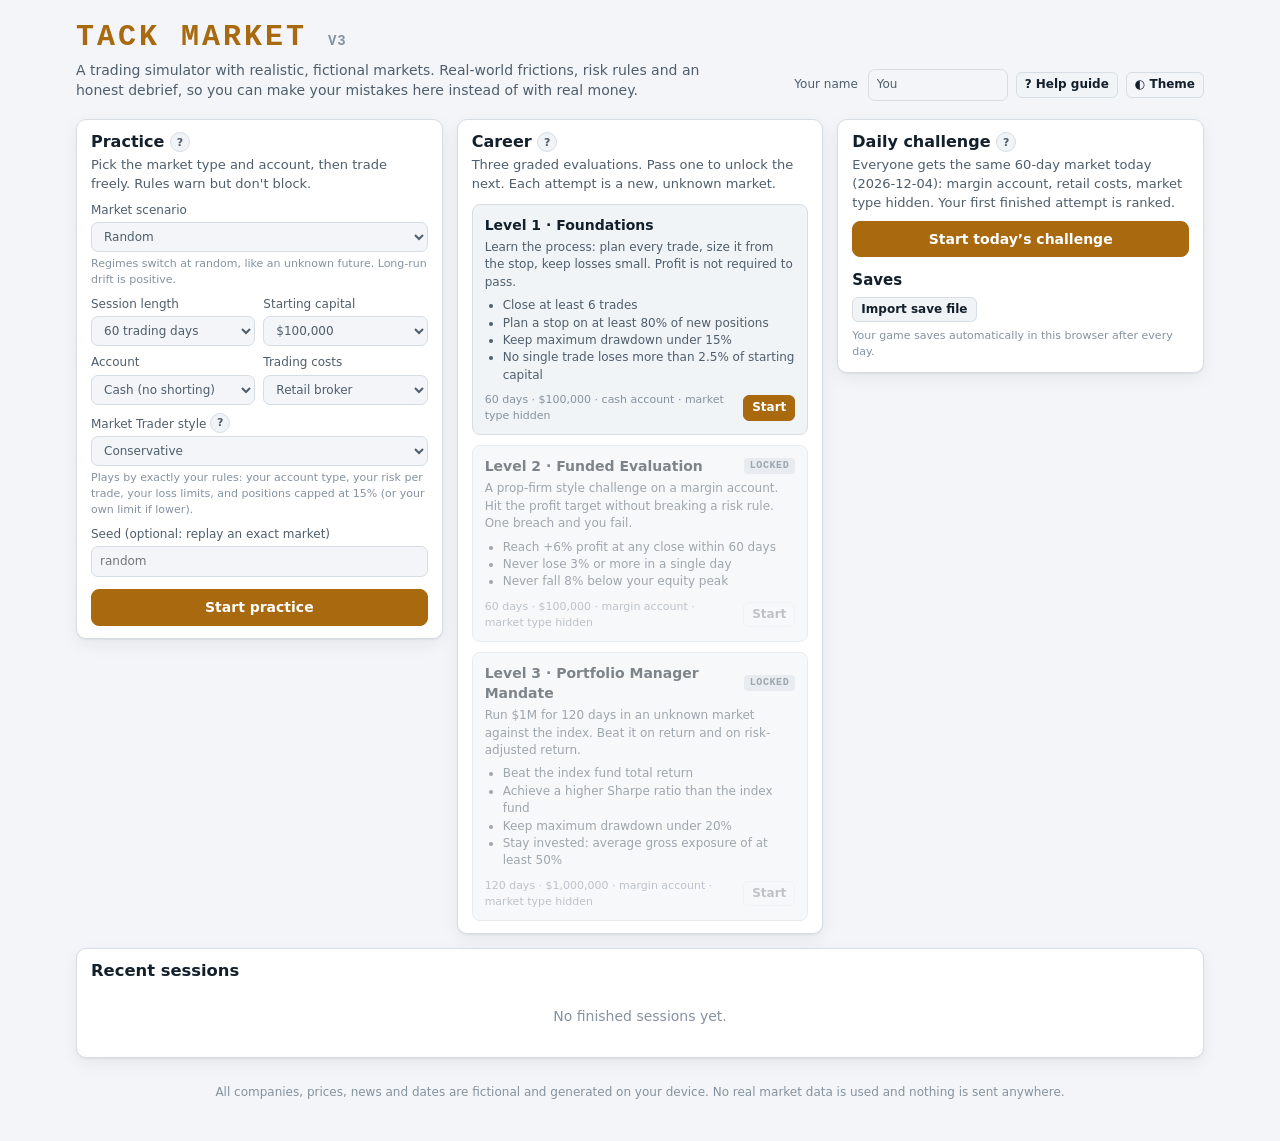
<file: index.html>
<!doctype html>
<html lang="en">
<head>
<meta charset="utf-8">
<meta name="viewport" content="width=device-width, initial-scale=1, viewport-fit=cover">
<meta name="theme-color" content="#0b0f14">
<title>Tack Market V3</title>
<meta name="description" content="A standalone stock-trading simulator with realistic, fictional market data. Practise trading without risking real money.">
<style>
:root {
  --bg: #0b0f14; --panel: #111821; --panel2: #17212c; --border: #243241; --text: #e6edf3; --muted: #9aa7b4; --faint: #66737f;
  --accent: #f2b544; --accent-ink: #1a1200; --info-ink: #04121d; --up: #2fbf71; --down: #ef5350; --info: #5aa9e6; --warn: #f2b544; --grid: #1c2733;
  --s-index: #5aa9e6; --s-equal: #a08cf5; --s-momentum: #e46aa4; --s-value: #34b9a8; --s-rules: #a9b25c; --s-trader: #ff8a4c; --sma20: #c9a23a; --sma50: #8f7cf0;
  --reg-bull: #1f6f47; --reg-chop: #4a5561; --reg-bear: #8a3b3b; --reg-crash: #c62828; --reg-recovery: #2b7f91;
  --shadow: 0 1px 0 rgba(255,255,255,.02), 0 8px 24px rgba(0,0,0,.25);
  --mono: ui-monospace, SFMono-Regular, Menlo, Consolas, "Liberation Mono", monospace;
  --sans: system-ui, -apple-system, "Segoe UI", Roboto, "Helvetica Neue", Arial, sans-serif;
  color-scheme: dark;
}
@media (prefers-color-scheme: light) {
  :root:not([data-theme="dark"]) {
    --bg: #f3f5f8; --panel: #ffffff; --panel2: #f1f4f7; --border: #d6dde5; --text: #13202c; --muted: #4f5e6c; --faint: #85929f;
    --accent: #a8690f; --accent-ink: #ffffff; --info-ink: #ffffff; --up: #137a45; --down: #c62828; --info: #1f6fb2; --warn: #a8690f; --grid: #e7ecf1;
    --s-index: #1f6fb2; --s-equal: #6a52d6; --s-momentum: #c23a7a; --s-value: #13867a; --s-rules: #6f7a1e; --s-trader: #c2501a; --sma20: #a8690f; --sma50: #6a52d6;
    --reg-bull: #b9e3c9; --reg-chop: #d5dbe1; --reg-bear: #f1c4c4; --reg-crash: #e57373; --reg-recovery: #b5dde6;
    --shadow: 0 1px 2px rgba(16,24,40,.06), 0 6px 18px rgba(16,24,40,.06);
    color-scheme: light;
  }
}
:root[data-theme="light"] {
  --bg: #f3f5f8; --panel: #ffffff; --panel2: #f1f4f7; --border: #d6dde5; --text: #13202c; --muted: #4f5e6c; --faint: #85929f;
  --accent: #a8690f; --accent-ink: #ffffff; --info-ink: #ffffff; --up: #137a45; --down: #c62828; --info: #1f6fb2; --warn: #a8690f; --grid: #e7ecf1;
  --s-index: #1f6fb2; --s-equal: #6a52d6; --s-momentum: #c23a7a; --s-value: #13867a; --s-rules: #6f7a1e; --s-trader: #c2501a; --sma20: #a8690f; --sma50: #6a52d6;
  --reg-bull: #b9e3c9; --reg-chop: #d5dbe1; --reg-bear: #f1c4c4; --reg-crash: #e57373; --reg-recovery: #b5dde6;
  --shadow: 0 1px 2px rgba(16,24,40,.06), 0 6px 18px rgba(16,24,40,.06);
  color-scheme: light;
}
* { box-sizing: border-box; }
html, body { margin: 0; background: var(--bg); color: var(--text); font: 14px/1.45 var(--sans); -webkit-text-size-adjust: 100%; }
button, input, select, textarea { font: inherit; color: inherit; }
a { color: var(--info); }
.mono, .num { font-family: var(--mono); font-variant-numeric: tabular-nums; }
.num { text-align: right; white-space: nowrap; }
.up { color: var(--up); } .down { color: var(--down); } .muted { color: var(--muted); } .faint { color: var(--faint); }
.small { font-size: 12px; } .tiny { font-size: 11px; }
h1, h2, h3, h4 { margin: 0; line-height: 1.2; }
p { margin: 0 0 8px; }

.panel { background: var(--panel); border: 1px solid var(--border); border-radius: 10px; box-shadow: var(--shadow); min-width: 0; }
.pad { padding: 12px 14px; }
.label { font-size: 11px; text-transform: uppercase; letter-spacing: .08em; color: var(--faint); font-weight: 600; }
.chip { display: inline-flex; align-items: center; gap: 6px; padding: 2px 8px; border: 1px solid var(--border); border-radius: 999px; font-size: 12px; color: var(--muted); background: var(--panel2); white-space: nowrap; }
.dot { width: 8px; height: 8px; border-radius: 50%; display: inline-block; flex: 0 0 8px; }
.tag { display: inline-block; padding: 0 5px; border-radius: 4px; font: 600 10px/16px var(--mono); border: 1px solid var(--border); color: var(--muted); }
.tag.e { color: var(--warn); border-color: var(--warn); } .tag.d { color: var(--info); border-color: var(--info); }
.tag.l { color: var(--up); border-color: var(--up); } .tag.s { color: var(--down); border-color: var(--down); }

.btn { display: inline-flex; align-items: center; justify-content: center; gap: 6px; padding: 7px 12px; border-radius: 8px; border: 1px solid var(--border); background: var(--panel2); cursor: pointer; font-weight: 600; white-space: nowrap; }
.btn:hover { border-color: var(--muted); }
.btn:disabled { opacity: .45; cursor: not-allowed; }
.btn.primary { background: var(--accent); color: var(--accent-ink); border-color: var(--accent); }
.btn.primary:hover { filter: brightness(1.08); }
.btn.exitbtn { color: var(--down); border-color: var(--down); background: transparent; }
.btn.exitbtn:hover { background: var(--down); color: #fff; }
.btn.blue { background: var(--info); color: var(--info-ink); border-color: var(--info); }
.btn.blue:hover { filter: brightness(1.08); }
.btn.buy { background: var(--up); border-color: var(--up); color: #fff; }
.btn.sell { background: var(--down); border-color: var(--down); color: #fff; }
.btn.ghost { background: transparent; }
.btn.sm { padding: 3px 8px; font-size: 12px; border-radius: 6px; }
.btn.link { background: none; border: none; padding: 0; color: var(--info); font-weight: 500; }
.seg { display: inline-flex; border: 1px solid var(--border); border-radius: 8px; overflow: hidden; }
.seg button { border: none; background: transparent; padding: 5px 10px; cursor: pointer; color: var(--muted); font-weight: 600; font-size: 12px; }
.seg button.on { background: var(--panel2); color: var(--text); box-shadow: inset 0 -2px 0 var(--accent); }
.seg.big { display: flex; } .seg.big button { flex: 1; padding: 8px; font-size: 13px; }
.seg.big button.on.b { background: var(--up); color: #fff; box-shadow: none; }
.seg.big button.on.s { background: var(--down); color: #fff; box-shadow: none; }

label.f { display: block; margin: 8px 0 0; font-size: 12px; color: var(--muted); }
label.f > span { display: block; margin-bottom: 3px; }
input[type=text], input[type=number], input[type=search], select, textarea { width: 100%; background: var(--bg); border: 1px solid var(--border); border-radius: 7px; padding: 6px 8px; }
input:focus, select:focus, textarea:focus, button:focus-visible { outline: 2px solid var(--accent); outline-offset: 1px; }
textarea { resize: vertical; min-height: 44px; }
.row { display: flex; gap: 8px; align-items: center; }
.row > * { min-width: 0; }
.grow { flex: 1; }
.split { display: grid; grid-template-columns: 1fr 1fr; gap: 8px; }
.check { display: flex; align-items: center; gap: 8px; margin-top: 10px; font-size: 13px; cursor: pointer; }

table { width: 100%; border-collapse: collapse; }
th, td { padding: 6px 8px; border-bottom: 1px solid var(--grid); text-align: left; vertical-align: middle; }
th { font-size: 11px; text-transform: uppercase; letter-spacing: .06em; color: var(--faint); font-weight: 600; position: sticky; top: 0; background: var(--panel); z-index: 1; }
td.num, th.num { text-align: right; }
tbody tr:hover { background: var(--panel2); }
.tablewrap { overflow-x: auto; }
.empty { padding: 18px; text-align: center; color: var(--faint); }

/* top bar */
.topbar { position: sticky; top: 0; z-index: 20; display: flex; flex-wrap: wrap; align-items: center; gap: 6px 18px; padding: 8px 14px; background: var(--panel); border-bottom: 1px solid var(--border); }
.brand { font: 800 15px/1 var(--mono); letter-spacing: .12em; color: var(--accent); cursor: pointer; }
.brand small { color: var(--faint); font-weight: 600; letter-spacing: .04em; margin-left: 4px; }
.stat { display: flex; flex-direction: column; }
.stat b { font: 600 14px/1.2 var(--mono); font-variant-numeric: tabular-nums; }
.stat span { font-size: 10px; text-transform: uppercase; letter-spacing: .08em; color: var(--faint); }
.topbar .spacer { flex: 1; }
.banner { margin: 10px 10px 0; padding: 10px 14px; border-radius: 10px; border: 1px solid var(--border); background: var(--panel2); display: flex; gap: 14px; align-items: flex-start; }
.banner ul { margin: 4px 0 0; padding-left: 18px; }
.banner .x { margin-left: auto; }
.alert-bad { border-color: var(--down); }

/* board layout */
.layout { display: grid; gap: 10px; padding: 10px; grid-template-columns: 280px minmax(0, 1fr) 340px; grid-template-areas: "watch chart ticket" "watch tabs tabs"; align-items: start; }
.watch { grid-area: watch; position: sticky; top: calc(var(--tb, 56px) + 8px); max-height: calc(100vh - var(--tb, 56px) - 16px); display: flex; flex-direction: column; }
.chartcol { grid-area: chart; min-width: 0; }
.ticket { grid-area: ticket; }
.tabs { grid-area: tabs; min-width: 0; }

.watch-head { padding: 10px 10px 6px; border-bottom: 1px solid var(--border); }
.watch-list { overflow-y: auto; flex: 1; }
.wrow { display: grid; grid-template-columns: 10px 1fr auto; gap: 2px 8px; align-items: center; padding: 6px 10px; border-bottom: 1px solid var(--grid); cursor: pointer; }
.wrow:hover { background: var(--panel2); }
.wrow.on { background: var(--panel2); box-shadow: inset 3px 0 0 var(--accent); }
.wrow .sym { font: 700 13px/1.1 var(--mono); }
.wrow .nm { grid-column: 2; font-size: 11px; color: var(--faint); white-space: nowrap; overflow: hidden; text-overflow: ellipsis; }
.wrow .px { font: 600 13px/1.1 var(--mono); text-align: right; }
.wrow .ch { font: 12px/1.1 var(--mono); text-align: right; grid-column: 3; }
.wrow .flags { display: inline-flex; gap: 3px; margin-left: 6px; vertical-align: 1px; }
.filters { display: flex; flex-wrap: wrap; gap: 4px; margin-top: 6px; }
.filters button { border: 1px solid var(--border); background: transparent; border-radius: 999px; font-size: 11px; padding: 1px 7px; cursor: pointer; color: var(--muted); }
.filters button.on { border-color: var(--accent); color: var(--text); }

.chart-head { display: flex; flex-wrap: wrap; align-items: baseline; gap: 6px 14px; padding: 12px 14px 4px; }
.chart-head .big { font: 700 22px/1 var(--mono); }
.chart-tools { display: flex; flex-wrap: wrap; gap: 8px; padding: 4px 14px 6px; align-items: center; }
.canvas-wrap { position: relative; padding: 0 6px 6px 10px; }
canvas { display: block; width: 100%; }
#priceChart { height: 340px; cursor: crosshair; }
.profile { display: grid; grid-template-columns: repeat(auto-fill, minmax(150px, 1fr)); gap: 1px; background: var(--grid); border-top: 1px solid var(--border); }
.profile > div { background: var(--panel); padding: 8px 12px; }
.profile .v { font: 600 13px/1.3 var(--mono); }
.newsbox { border-top: 1px solid var(--border); padding: 8px 14px 12px; }
.news-item { display: flex; gap: 10px; padding: 5px 0; border-bottom: 1px dashed var(--grid); font-size: 13px; }
.news-item:last-child { border-bottom: none; }
.news-item .when { font: 11px/1.6 var(--mono); color: var(--faint); flex: 0 0 64px; }
.tone-1 { border-left: 3px solid var(--up); padding-left: 8px; } .tone--1 { border-left: 3px solid var(--down); padding-left: 8px; } .tone-0 { border-left: 3px solid var(--border); padding-left: 8px; }

.ticket .pad { padding: 12px; }
.preview { margin-top: 10px; border: 1px solid var(--border); border-radius: 8px; background: var(--panel2); font-size: 12px; }
.preview .kv { display: flex; justify-content: space-between; padding: 3px 10px; }
.preview .kv b { font-family: var(--mono); font-weight: 600; }
.preview ul { list-style: none; margin: 0; padding: 6px 10px 8px; border-top: 1px solid var(--border); }
.preview li { padding: 2px 0 2px 18px; position: relative; }
.preview li::before { position: absolute; left: 0; font-weight: 700; }
.preview li.block { color: var(--down); } .preview li.block::before { content: '✕'; }
.preview li.warn { color: var(--warn); } .preview li.warn::before { content: '!'; left: 4px; }
.preview li.info { color: var(--muted); } .preview li.info::before { content: 'i'; left: 4px; font-style: italic; }
.ticket-note { margin-top: 10px; padding: 8px 10px; border-radius: 8px; background: var(--panel2); border: 1px solid var(--border); border-left: 3px solid var(--info); font-size: 12px; color: var(--muted); }
.hint { font-size: 11px; color: var(--faint); margin-top: 8px; }

.tabbar { display: flex; gap: 2px; overflow-x: auto; border-bottom: 1px solid var(--border); padding: 0 8px; }
.tabbar button { background: none; border: none; border-bottom: 2px solid transparent; padding: 10px 10px 8px; cursor: pointer; color: var(--muted); font-weight: 600; font-size: 13px; white-space: nowrap; }
.tabbar button.on { color: var(--text); border-bottom-color: var(--accent); }
.tabbody { padding: 10px 12px 14px; }
.tabbody.scroll { max-height: 520px; overflow: auto; }
.cols2 { display: grid; grid-template-columns: minmax(0, 3fr) minmax(0, 2fr); gap: 14px; }
@media (max-width: 900px) { .cols2 { grid-template-columns: minmax(0, 1fr); } }
.metrics { display: grid; grid-template-columns: repeat(auto-fill, minmax(140px, 1fr)); gap: 8px; }
.metric { background: var(--panel2); border: 1px solid var(--border); border-radius: 8px; padding: 8px 10px; }
.metric b { display: block; font: 600 16px/1.3 var(--mono); }
.metric span { font-size: 11px; color: var(--faint); }
.legend { display: flex; flex-wrap: wrap; gap: 6px; margin-bottom: 6px; }
.legend button { display: inline-flex; align-items: center; gap: 6px; border: 1px solid var(--border); border-radius: 999px; background: transparent; padding: 2px 9px; cursor: pointer; font-size: 12px; color: var(--muted); }
.legend button.on { color: var(--text); background: var(--panel2); }
.legend i { width: 14px; height: 3px; border-radius: 2px; display: inline-block; }
#perfChart, #endChart { height: 260px; }
#ddChart { height: 110px; }
#regimeChart { height: 70px; }

.coach { display: grid; gap: 8px; }
.coach-item { border: 1px solid var(--border); border-left-width: 4px; border-radius: 8px; padding: 8px 12px; background: var(--panel2); }
.coach-item.bad { border-left-color: var(--down); } .coach-item.warn { border-left-color: var(--warn); }
.coach-item.good { border-left-color: var(--up); } .coach-item.info { border-left-color: var(--info); }
.coach-item b { display: block; margin-bottom: 2px; }
.coach-item p { margin: 0; color: var(--muted); font-size: 13px; }

.learn { display: grid; grid-template-columns: repeat(auto-fill, minmax(290px, 1fr)); gap: 10px; }
.learn article { border: 1px solid var(--border); border-radius: 8px; padding: 10px 12px; background: var(--panel2); font-size: 13px; }
.learn h4 { margin-bottom: 6px; font-size: 14px; }
.learn p, .learn li { color: var(--muted); }
.learn ul { margin: 4px 0 0; padding-left: 18px; }
.learn code { font-family: var(--mono); font-size: 12px; color: var(--text); }

/* home & end */
.home { max-width: 1160px; margin: 0 auto; padding: 22px 16px 40px; }
.hero { display: flex; flex-wrap: wrap; gap: 12px; align-items: flex-end; justify-content: space-between; margin-bottom: 18px; }
.hero h1 { font: 800 30px/1 var(--mono); letter-spacing: .1em; color: var(--accent); }
.hero h1 small { font-size: 14px; color: var(--faint); letter-spacing: .05em; }
.hero p { color: var(--muted); max-width: 640px; margin: 8px 0 0; }
.cards { display: grid; grid-template-columns: repeat(auto-fit, minmax(300px, 1fr)); gap: 14px; align-items: start; }
.card h3 { font-size: 16px; margin-bottom: 4px; }
.card .sub { color: var(--muted); font-size: 13px; margin-bottom: 8px; }
.level { border: 1px solid var(--border); border-radius: 8px; padding: 10px 12px; margin-top: 10px; background: var(--panel2); }
.level.locked { opacity: .55; }
.level ul { margin: 6px 0 8px; padding-left: 18px; color: var(--muted); font-size: 12px; }
.badge { display: inline-block; font: 700 10px/16px var(--mono); padding: 0 6px; border-radius: 4px; letter-spacing: .06em; }
.badge.pass { background: var(--up); color: #fff; } .badge.fail { background: var(--down); color: #fff; } .badge.lock { background: var(--border); color: var(--muted); }
.continue { display: flex; flex-wrap: wrap; gap: 12px; align-items: center; justify-content: space-between; margin-bottom: 14px; border-color: var(--accent); }
.continue.resume { border-width: 2px; background: var(--panel2); }
.help-intro { margin-bottom: 8px; }
table.cycle { margin: 10px 0 2px; font-size: 13px; }
table.cycle th, table.cycle td { padding: 6px 8px; vertical-align: top; color: var(--text); }
table.cycle td { border-bottom: 1px solid var(--grid); }
.footer { margin-top: 26px; color: var(--faint); font-size: 12px; text-align: center; }
.result { text-align: center; padding: 18px 12px 6px; }
.result .big { font: 800 28px/1.1 var(--mono); letter-spacing: .06em; }
.checks { list-style: none; padding: 0; margin: 10px 0 0; }
.checks li { display: flex; gap: 10px; justify-content: space-between; padding: 6px 0; border-bottom: 1px solid var(--grid); font-size: 13px; }
.section { margin-top: 14px; }
.section > h3 { font-size: 15px; margin: 0 0 8px; }
.regimes { display: flex; flex-wrap: wrap; gap: 6px; margin-top: 8px; }
.toast { position: fixed; left: 50%; bottom: 18px; transform: translateX(-50%); z-index: 50; background: var(--text); color: var(--bg); padding: 8px 14px; border-radius: 8px; font-size: 13px; max-width: calc(100vw - 32px); box-shadow: var(--shadow); }
.kbd { font: 11px var(--mono); border: 1px solid var(--border); border-bottom-width: 2px; border-radius: 4px; padding: 0 4px; color: var(--muted); }
@media (prefers-reduced-motion: no-preference) { .toast { animation: tm-in .18s ease-out; } @keyframes tm-in { from { opacity: 0; transform: translate(-50%, 6px); } } }

/* help guide */
.qbtn { display: inline-flex; align-items: center; justify-content: center; width: 20px; height: 20px; min-height: 0 !important; padding: 0 !important; border-radius: 50%; border: 1px solid var(--border); background: var(--panel2); color: var(--muted); font: 700 11px/1 var(--sans); cursor: pointer; vertical-align: 1px; letter-spacing: 0; text-transform: none; }
.qbtn:hover { color: var(--text); border-color: var(--accent); }
.topbar .qbtn { width: 30px; height: 30px; font-size: 14px; }
.help-layout { display: grid; grid-template-columns: 220px minmax(0, 1fr); gap: 14px; align-items: start; }
.help-toc { position: sticky; top: calc(var(--tb, 56px) + 10px); max-height: calc(100vh - var(--tb, 56px) - 20px); overflow-y: auto; display: flex; flex-direction: column; gap: 2px; }
.help-toc button { text-align: left; background: none; border: none; padding: 7px 10px; border-radius: 6px; color: var(--muted); cursor: pointer; font-size: 13px; line-height: 1.3; }
.help-toc button:hover { color: var(--text); background: var(--panel2); }
.help-toc button.on { color: var(--text); background: var(--panel2); box-shadow: inset 3px 0 0 var(--accent); font-weight: 600; }
.help-sec { margin-bottom: 12px; }
.help-pager { display: flex; justify-content: space-between; gap: 10px; margin: 4px 0 12px; }
.help-pager .btn { white-space: normal; text-align: left; max-width: 48%; }
.help-pager .btn:last-child { text-align: right; }
.totop { position: fixed; right: 16px; bottom: calc(16px + env(safe-area-inset-bottom)); z-index: 25; padding: 9px 14px; border-radius: 999px; border: 1px solid var(--border); background: var(--panel); color: var(--text); font-weight: 600; box-shadow: var(--shadow); cursor: pointer; opacity: 0; pointer-events: none; transition: opacity .15s; }
.totop.show { opacity: 1; pointer-events: auto; }
@media (max-width: 899px) {
  .help-layout { grid-template-columns: minmax(0, 1fr); gap: 8px; }
  .help-toc { top: var(--tb, 56px); z-index: 15; flex-direction: row; overflow-x: auto; overflow-y: hidden; max-height: none; gap: 6px; padding: 8px 2px; margin: -4px -2px 0; background: var(--bg); scrollbar-width: none; -webkit-overflow-scrolling: touch; }
  .help-toc::-webkit-scrollbar { display: none; }
  .help-toc button { flex: 0 0 auto; white-space: nowrap; border: 1px solid var(--border); border-radius: 999px; padding: 5px 11px; font-size: 12px; }
  .help-toc button.on { box-shadow: none; border-color: var(--accent); }
}
.help-sec h2 { font-size: 17px; margin-bottom: 6px; }
.glossary { margin: 8px 0 0; }
.glossary > div { display: grid; grid-template-columns: minmax(140px, 230px) minmax(0, 1fr); gap: 4px 16px; padding: 8px 0; border-top: 1px solid var(--grid); }
.glossary dt { font-weight: 700; }
.glossary dd { margin: 0; color: var(--muted); }
.glossary code, .help code { font-family: var(--mono); font-size: 12px; color: var(--text); }
.printonly { display: none; }
@media (max-width: 599px) { .glossary > div { grid-template-columns: minmax(0, 1fr); gap: 2px; } #helpQ { max-width: none !important; order: 10; flex-basis: 100%; } }
@media print {
  :root, :root[data-theme] { --bg: #fff; --panel: #fff; --panel2: #fff; --border: #ccc; --grid: #ddd; --text: #000; --muted: #333; --faint: #555; --accent: #8a5a00; }
  body { background: #fff; color: #000; }
  .noprint, .toast { display: none !important; }
  .printonly { display: block; margin-bottom: 12px; }
  .panel { box-shadow: none; border: none; padding: 0; }
  .help-sec { break-inside: auto; margin-bottom: 18px; }
  .glossary > div { break-inside: avoid; }
}

/* Market Trader decision log */
.lessons { margin: 4px 0 0; padding-left: 18px; color: var(--muted); font-size: 13px; }
.lessons li { margin-bottom: 4px; }
.tlog { border: 1px solid var(--border); border-radius: 8px; margin-bottom: 6px; background: var(--panel2); }
.tlog > summary { display: grid; grid-template-columns: auto auto minmax(0, 1fr) auto; gap: 4px 10px; align-items: center; padding: 8px 10px; cursor: pointer; list-style: none; font-size: 13px; }
.tlog > summary::-webkit-details-marker { display: none; }
.tlog > summary::before { content: '▸'; color: var(--faint); grid-row: 1; margin-right: -4px; display: none; }
.tlog[open] > summary { border-bottom: 1px solid var(--border); }
.tlog-when { font: 11px var(--mono); color: var(--faint); white-space: nowrap; }
.tlog-title { min-width: 0; }
.tlog-out { font: 12px var(--mono); white-space: nowrap; }
.tbadge { font: 700 10px/18px var(--mono); padding: 0 6px; border-radius: 4px; border: 1px solid var(--border); white-space: nowrap; letter-spacing: .04em; }
.tbadge.up { color: var(--up); border-color: var(--up); } .tbadge.down { color: var(--down); border-color: var(--down); }
.tbadge.warn { color: var(--warn); border-color: var(--warn); } .tbadge.info { color: var(--info); border-color: var(--info); } .tbadge.faint { color: var(--faint); }
.tlog-body { padding: 8px 12px 12px; font-size: 13px; }
.tlog-body .label { margin: 8px 0 4px; }
.tlog-body ol { margin: 0; padding-left: 20px; color: var(--muted); }
.tlog-body ol li { margin-bottom: 3px; }
.tlog-body p { margin: 0 0 4px; color: var(--muted); }
.tlog-data { display: grid; grid-template-columns: repeat(auto-fill, minmax(170px, 1fr)); gap: 1px; background: var(--grid); border: 1px solid var(--grid); border-radius: 6px; overflow: hidden; }
.tlog-data > div { background: var(--panel); padding: 5px 8px; display: flex; flex-direction: column; }
.tlog-data span { font-size: 11px; color: var(--faint); }
.tlog-data b { font: 600 12px var(--mono); }
@media (max-width: 599px) {
  .tlog > summary { grid-template-columns: auto minmax(0, 1fr); }
  .tlog-when { grid-column: 1 / -1; }
  .tlog-out { grid-column: 1 / -1; white-space: normal; }
}

/* ---------- responsive: PC (default), unfolded foldable, folded cover screen ---------- */
/* Bottom navigation bar (unfolded foldable, tablet and phone); hidden on PC. */
.mnav, .show-md, .show-xs { display: none; }
.mnav { position: fixed; left: 0; right: 0; bottom: 0; z-index: 30; gap: 4px; align-items: stretch; background: var(--panel); border-top: 1px solid var(--border); padding: 6px 6px calc(6px + env(safe-area-inset-bottom)); }
.mnav .nav { flex: 1; display: flex; flex-direction: column; align-items: center; justify-content: center; gap: 2px; min-height: 50px; border: none; border-radius: 8px; background: none; color: var(--muted); font-size: 11px; font-weight: 600; cursor: pointer; }
.mnav .nav i { font-style: normal; font-size: 18px; line-height: 1; }
.mnav .nav.on { color: var(--text); background: var(--panel2); box-shadow: inset 0 2px 0 var(--accent); }
.mnav .btn { min-height: 50px; }
.mnav .btn.primary { flex: 1.4; font-size: 14px; }
.mnav .btn.five { flex: 0.7; font-size: 13px; }

/* Unfolded foldable / tablet (600-1099px): the watchlist stays as a column on the left; the right side
   shows one panel at a time (Chart, Trade or Portfolio), switched from the bottom bar. */
@media (max-width: 1099px) {
  .layout { grid-template-columns: 230px minmax(0, 1fr); grid-template-areas: "watch main"; padding: 8px 8px calc(78px + env(safe-area-inset-bottom)); gap: 8px; }
  .layout > .pane { display: none; grid-area: main; }
  .layout > .pane-watch { display: flex; grid-area: watch; top: calc(var(--tb, 56px) + 8px); max-height: calc(100vh - var(--tb, 56px) - 96px); max-height: calc(100dvh - var(--tb, 56px) - 96px); }
  .layout[data-pane="chart"] > .pane-chart, .layout[data-pane="watch"] > .pane-chart,
  .layout[data-pane="ticket"] > .pane-ticket, .layout[data-pane="tabs"] > .pane-tabs { display: block; }
  .mnav { display: flex; }
  .mnav .nav-market { display: none; }
  .topbar { gap: 4px 14px; }
  .topbar .act-btns, .hide-md { display: none !important; }
  .show-md { display: inline-flex; }
  .tabbody.scroll { max-height: none; }
  .toast { bottom: calc(84px + env(safe-area-inset-bottom)); }
}
/* Folded cover screen / phone (under 600px): one pane at a time, including the market list. */
@media (max-width: 599px) {
  .layout { grid-template-columns: minmax(0, 1fr); grid-template-areas: "main"; padding: 6px 6px calc(78px + env(safe-area-inset-bottom)); }
  .layout > .pane-watch { display: none; grid-area: main; position: static; max-height: none; }
  .layout[data-pane="watch"] > .pane-watch { display: flex; }
  .layout[data-pane="watch"] > .pane-chart { display: none; }
  .mnav .nav-market { display: flex; }
  .watch-list { overflow: visible; }
  .topbar { padding: 6px 10px; gap: 2px 12px; }
  .hide-sm { display: none !important; }
  .show-xs { display: inline-flex; }
  .stat b { font-size: 13px; }
  #priceChart { height: 260px; }
  .profile { grid-template-columns: 1fr 1fr; }
  .chart-head .big { font-size: 20px; }
  .banner { margin: 6px 6px 0; }
  .home { padding: 14px 10px 30px; }
  .hero h1 { font-size: 24px; }
}
/* Touch screens (folded or unfolded): larger targets, no input zoom, chart scrubbing with a finger. */
@media (pointer: coarse) {
  input[type=text], input[type=number], input[type=search], select, textarea { font-size: 16px; padding: 8px 10px; }
  .btn { min-height: 40px; }
  .btn.sm { min-height: 34px; padding: 4px 10px; }
  .btn.link { min-height: 0; }
  .seg button { padding: 8px 11px; }
  .filters button { padding: 4px 10px; font-size: 12px; }
  .wrow { padding: 9px 10px; }
  .tabbar button { padding: 12px 11px 10px; }
  .legend button { padding: 5px 10px; }
}
#priceChart { touch-action: pan-y; }
</style>
</head>
<body>
<div id="app"><noscript>Tack Market needs JavaScript enabled.</noscript></div>
<script>
/* Tack Market V3 · market engine
   Builds a synthetic but statistically realistic market from a seed. Nothing here is real data:
   the companies, prices, news and calendar are all generated.
   Model: regime-switching market factor (GARCH volatility, fat tails, leverage effect), sector and
   interest-rate factors, per-stock momentum, valuation mean-reversion, short-term reversal,
   scheduled earnings (with post-earnings drift), dividends, macro releases and company news.
   The whole path is fixed by (seed, scenario, sessionDays), so reloading can never re-roll a day. */
var TM = typeof TM !== 'undefined' ? TM : {};
(function (TM) {
  'use strict';

  // ---------- random numbers ----------
  function mulberry32(a) {
    return function () {
      a |= 0; a = a + 0x6D2B79F5 | 0;
      let t = Math.imul(a ^ a >>> 15, 1 | a);
      t = t + Math.imul(t ^ t >>> 7, 61 | t) ^ t;
      return ((t ^ t >>> 14) >>> 0) / 4294967296;
    };
  }
  function hashSeed(str) {
    let h1 = 0xdeadbeef, h2 = 0x41c6ce57;
    for (let i = 0; i < str.length; i++) {
      const ch = str.charCodeAt(i);
      h1 = Math.imul(h1 ^ ch, 2654435761);
      h2 = Math.imul(h2 ^ ch, 1597334677);
    }
    h1 = Math.imul(h1 ^ (h1 >>> 16), 2246822507) ^ Math.imul(h2 ^ (h2 >>> 13), 3266489909);
    h2 = Math.imul(h2 ^ (h2 >>> 16), 2246822507) ^ Math.imul(h1 ^ (h1 >>> 13), 3266489909);
    return (h1 ^ h2) >>> 0;
  }
  function makeRng(seed) {
    const u = mulberry32(seed >>> 0);
    let spare = null;
    const rng = {
      u,
      n() {
        if (spare !== null) { const s = spare; spare = null; return s; }
        let a, b, r;
        do { a = u() * 2 - 1; b = u() * 2 - 1; r = a * a + b * b; } while (r >= 1 || r === 0);
        const m = Math.sqrt(-2 * Math.log(r) / r);
        spare = b * m;
        return a * m;
      },
      // Student-t with 4 degrees of freedom, scaled to unit variance: fat tails like real returns.
      t4() {
        const z = rng.n();
        let c = 0;
        for (let k = 0; k < 4; k++) { const g = rng.n(); c += g * g; }
        return z / Math.sqrt(c / 4) * Math.SQRT1_2;
      },
      range(a, b) { return a + (b - a) * u(); },
      int(a, b) { return a + Math.floor(u() * (b - a + 1)); },
      pick(arr) { return arr[Math.floor(u() * arr.length)]; },
      chance(p) { return u() < p; },
      logn(sd) { return Math.exp(rng.n() * sd - sd * sd / 2); }
    };
    return rng;
  }
  const clip = (x, lim) => x > lim ? lim : x < -lim ? -lim : x;
  const clamp = (x, a, b) => Math.min(b, Math.max(a, x));
  const r2 = (x) => Math.round(x * 100) / 100;

  // ---------- universe ----------
  // beta: market sensitivity; idio/vol: annual stock-specific and sector volatility; div: yield range;
  // pe/g: P/E and EPS-growth ranges (fair P/E rises with growth); earn: earnings-move multiplier;
  // rate: sensitivity to the interest-rate factor (negative = hurt when yields rise).
  const SECTORS = {
    Technology:  { beta: 1.25, idio: 0.27, vol: 0.13, div: [0, 0.012],     pe: [24, 42], g: [0.10, 0.24], earn: 1.30, rate: -1.4 },
    Healthcare:  { beta: 0.85, idio: 0.24, vol: 0.09, div: [0.005, 0.025], pe: [16, 30], g: [0.05, 0.13], earn: 1.15, rate: -0.4 },
    Financials:  { beta: 1.10, idio: 0.19, vol: 0.12, div: [0.02, 0.04],   pe: [9, 15],  g: [0.04, 0.09], earn: 0.85, rate: 0.7 },
    Energy:      { beta: 1.00, idio: 0.25, vol: 0.20, div: [0.03, 0.06],   pe: [7, 14],  g: [0.00, 0.08], earn: 0.90, rate: 0.3 },
    Consumer:    { beta: 1.00, idio: 0.22, vol: 0.09, div: [0.01, 0.03],   pe: [16, 28], g: [0.04, 0.11], earn: 1.10, rate: -0.5 },
    Industrials: { beta: 1.05, idio: 0.19, vol: 0.10, div: [0.015, 0.03],  pe: [14, 22], g: [0.04, 0.09], earn: 0.90, rate: -0.3 },
    Utilities:   { beta: 0.50, idio: 0.13, vol: 0.08, div: [0.03, 0.05],   pe: [14, 20], g: [0.02, 0.04], earn: 0.50, rate: -1.0 },
    Materials:   { beta: 1.10, idio: 0.25, vol: 0.14, div: [0.02, 0.04],   pe: [10, 18], g: [0.02, 0.08], earn: 0.95, rate: 0.0 }
  };
  const COMPANIES = [
    ['NBSF', 'Nimbusoft', 'Technology', 'Enterprise cloud software and data platforms.'],
    ['ARWV', 'Arcwave Semiconductor', 'Technology', 'Designs power-efficient chips for data centres.'],
    ['QLON', 'Quillon Systems', 'Technology', 'Cybersecurity and network infrastructure.'],
    ['HXND', 'Helixon Data', 'Technology', 'Analytics and AI tooling for mid-sized businesses.'],
    ['VNTC', 'Vantor Communications', 'Technology', 'Consumer devices and wireless components.'],
    ['CRVB', 'Corvane Biosciences', 'Healthcare', 'Clinical-stage oncology drug developer.'],
    ['MDRH', 'Medira Health', 'Healthcare', 'Operates hospitals and outpatient clinics.'],
    ['SLVT', 'Solvia Therapeutics', 'Healthcare', 'Rare-disease treatments with two approved drugs.'],
    ['OSTL', 'Ostrel Medical', 'Healthcare', 'Surgical robotics and orthopaedic implants.'],
    ['PLCD', 'Pellucid Labs', 'Healthcare', 'Diagnostics and laboratory testing services.'],
    ['GRMB', 'Granmoor Bancorp', 'Financials', 'Regional retail and commercial bank.'],
    ['LDGL', 'Ledgerline Capital', 'Financials', 'Asset management and online brokerage.'],
    ['FHVI', 'Fairhaven Insurance', 'Financials', 'Property and casualty insurer.'],
    ['CMKT', 'Crestmark Trust', 'Financials', 'Custody, payments and wealth services.'],
    ['TLPY', 'Tolland Payments', 'Financials', 'Card processing and merchant payments.'],
    ['BRKW', 'Brackwater Petroleum', 'Energy', 'Integrated oil producer and refiner.'],
    ['RDGB', 'Ridgeback Gas', 'Energy', 'Natural gas exploration and pipelines.'],
    ['HLVD', 'Halvern Drilling', 'Energy', 'Offshore drilling contractor.'],
    ['KSTR', 'Kestrel Refining', 'Energy', 'Independent fuel refiner.'],
    ['SNVP', 'Sunvale Renewables', 'Energy', 'Solar and wind power developer.'],
    ['MRLF', 'Marlow & Finch', 'Consumer', 'Premium department stores and e-commerce.'],
    ['BRCT', 'Brightcart', 'Consumer', 'Online grocery and delivery marketplace.'],
    ['OUVA', 'Ouvra Apparel', 'Consumer', 'Athletic footwear and apparel brand.'],
    ['HOLF', 'Hollin Foods', 'Consumer', 'Packaged foods and snacks.'],
    ['VLRO', 'Velloro Motors', 'Consumer', 'Electric scooters and compact cars.'],
    ['STRA', 'Strand Aerospace', 'Industrials', 'Aircraft components and defence systems.'],
    ['KLNW', 'Kilnworth Machinery', 'Industrials', 'Construction and mining equipment.'],
    ['TRWL', 'Tarrow Logistics', 'Industrials', 'Freight, warehousing and parcel delivery.'],
    ['BXRL', 'Bexley Rail', 'Industrials', 'Freight railroad operator.'],
    ['ORCN', 'Orrin Construction', 'Industrials', 'Infrastructure engineering and construction.'],
    ['NMEL', 'Northmere Electric', 'Utilities', 'Regulated electricity utility.'],
    ['CLDW', 'Calder Water', 'Utilities', 'Water and wastewater services.'],
    ['GRFU', 'Greyfield Utilities', 'Utilities', 'Gas and electric distribution.'],
    ['AVGR', 'Avonlea Grid', 'Utilities', 'High-voltage transmission networks.'],
    ['PCPW', 'Pinecrest Power', 'Utilities', 'Power generation and retail energy.'],
    ['FRVS', 'Ferrovane Steel', 'Materials', 'Steel producer and recycler.'],
    ['CPLM', 'Copperline Mining', 'Materials', 'Copper and gold mining.'],
    ['SMCH', 'Saltmarsh Chemicals', 'Materials', 'Specialty and industrial chemicals.'],
    ['GVMT', 'Graniteview Materials', 'Materials', 'Cement, aggregates and building materials.'],
    ['ALPK', 'Alder Packaging', 'Materials', 'Paper and plastic packaging.']
  ];

  // ---------- regimes & scenarios ----------
  // mu/vol are annualised market drift and volatility; idio scales stock-specific volatility.
  const REGIMES = {
    bull:     { mu: 0.16,  vol: 0.11, idio: 0.95, label: 'Bull market' },
    chop:     { mu: 0.02,  vol: 0.15, idio: 1.0,  label: 'Choppy, range-bound' },
    bear:     { mu: -0.25, vol: 0.26, idio: 1.15, label: 'Bear market' },
    crash:    { mu: -1.6,  vol: 0.55, idio: 1.5,  label: 'Crash' },
    recovery: { mu: 0.6,   vol: 0.28, idio: 1.2,  label: 'Recovery rally' }
  };
  // Daily switching probabilities for the "random" scenario.
  const TRANSITIONS = {
    bull:     { chop: 1 / 120, bear: 1 / 450, crash: 1 / 1500 },
    chop:     { bull: 1 / 55, bear: 1 / 130 },
    bear:     { chop: 1 / 45, crash: 1 / 160, bull: 1 / 220 },
    crash:    { recovery: 1 / 7, bear: 1 / 25 },
    recovery: { bull: 1 / 28, chop: 1 / 45 }
  };
  // Scripted scenarios: [fraction of session, regime, overrides]. Shapes are stylised, not replays.
  const SCENARIOS = {
    random: { label: 'Random', blurb: 'Regimes switch at random, like an unknown future. Long-run drift is positive.' },
    bull: { label: 'Steady bull', blurb: 'A rising market with one choppy patch. Can you beat simply holding the index?',
      segments: [[0.45, 'bull'], [0.15, 'chop'], [0.4, 'bull']] },
    gfc: { label: '2008-shape: slow-burn crash', blurb: 'Choppy top, grinding bear led by banks, a crash, then a sharp recovery.',
      segments: [[0.15, 'chop'], [0.3, 'bear', { sectorDrift: { Financials: -0.45 } }], [0.1, 'crash', { mu: -2.2, sectorDrift: { Financials: -0.8 } }],
        [0.2, 'bear'], [0.25, 'recovery', { mu: 0.45 }]] },
    covid: { label: '2020-shape: V-shaped shock', blurb: 'Calm bull, a violent crash in a few weeks, then an equally fast rebound.',
      segments: [[0.3, 'bull'], [0.12, 'crash', { mu: -3.5, vol: 0.7, sectorDrift: { Energy: -0.8, Technology: 0.3 } }],
        [0.33, 'recovery', { mu: 0.9, sectorDrift: { Technology: 0.3 } }], [0.25, 'bull']] },
    rates: { label: '2022-shape: rate-shock grind', blurb: 'Inflation forces rate hikes. Long-duration growth stocks bleed; energy and banks hold up.',
      segments: [[0.15, 'chop', { rateMu: 0.0006 }], [0.6, 'bear', { mu: -0.2, vol: 0.22, rateMu: 0.0012, sectorDrift: { Energy: 0.35 } }],
        [0.25, 'chop', { rateMu: 0.0004 }]] },
    bubble: { label: '2000-shape: bubble then bust', blurb: 'Tech mania lifts everything, then the bubble deflates and tech leads the way down.',
      segments: [[0.4, 'bull', { mu: 0.25, sectorDrift: { Technology: 0.9 } }], [0.1, 'chop', { sectorDrift: { Technology: 0.2 } }],
        [0.5, 'bear', { mu: -0.3, sectorDrift: { Technology: -1.0, Utilities: 0.15, Healthcare: 0.1 } }]] }
  };

  const BROKERS = ['Halberd Securities', 'Northgate Research', 'Pemberton & Co.', 'Ironbridge Capital Markets', 'Cobalt Street Partners'];
  const ACQUIRERS = ['a large private-equity firm', 'a strategic rival', 'a sovereign wealth fund', 'an overseas competitor'];
  // Company news: sign of the move and its size as a multiple of the stock's daily idiosyncratic volatility.
  const NEWS = [
    { k: 'upgrade', w: 3, sign: 1, mult: [1.2, 2.5], text: (s, r) => `${r.pick(BROKERS)} upgrades ${s.name} (${s.sym}) to Buy` },
    { k: 'downgrade', w: 3, sign: -1, mult: [1.2, 2.5], text: (s, r) => `${r.pick(BROKERS)} downgrades ${s.name} (${s.sym}) to Sell` },
    { k: 'guideUp', w: 1.5, sign: 1, mult: [2, 4], text: (s) => `${s.name} (${s.sym}) raises its full-year outlook` },
    { k: 'guideDown', w: 1.5, sign: -1, mult: [2.5, 5], text: (s) => `${s.name} (${s.sym}) cuts its full-year outlook` },
    { k: 'contract', w: 2, sign: 1, mult: [1, 2.5], text: (s) => `${s.name} (${s.sym}) wins a multi-year contract` },
    { k: 'probe', w: 1, sign: -1, mult: [3, 6], text: (s) => `Regulators open a probe into ${s.name} (${s.sym})` },
    { k: 'ceo', w: 1, sign: -1, mult: [1.5, 3.5], text: (s) => `${s.name} (${s.sym}) CEO departs unexpectedly` },
    { k: 'buyback', w: 1.5, sign: 1, mult: [1, 2], text: (s, r) => `${s.name} (${s.sym}) announces a $${(s.capB * r.range(0.03, 0.08)).toFixed(1)}bn share buyback` },
    { k: 'offering', w: 1, sign: -1, mult: [1.5, 3], text: (s) => `${s.name} (${s.sym}) sells new shares at a discount` },
    { k: 'mna', w: 0.6, sign: 1, mult: [4, 8], text: (s, r) => `Takeover rumour: reports say ${r.pick(ACQUIRERS)} is exploring a bid for ${s.name} (${s.sym})` }
  ];
  const NEWS_TOTAL = NEWS.reduce((a, b) => a + b.w, 0);

  const WARMUP = 250;
  const DAY_MS = 86400000;
  const EARN_CYCLE = 63;

  function scenarioAt(key, s, S) {
    const sc = SCENARIOS[key];
    if (!sc || !sc.segments) return null;
    const f = (s + 0.5) / S;
    let acc = 0;
    for (const seg of sc.segments) {
      acc += seg[0];
      if (f <= acc + 1e-9) return Object.assign({ regime: seg[1] }, seg[2] || {});
    }
    const last = sc.segments[sc.segments.length - 1];
    return Object.assign({ regime: last[1] }, last[2] || {});
  }
  function stepRegime(rng, cur) {
    const tr = TRANSITIONS[cur];
    let u = rng.u();
    for (const k in tr) { if (u < tr[k]) return k; u -= tr[k]; }
    return cur;
  }
  // Macro calendar is fixed and public, so traders can see it coming.
  function macroKind(d) {
    if (d % 42 === 12) return 'rates';
    if (d % 21 === 6) return 'cpi';
    if (d % 21 === 1) return 'jobs';
    return null;
  }
  const MACRO_LABEL = { rates: 'Central bank rate decision', cpi: 'Inflation (CPI) report', jobs: 'Jobs report' };

  function generateWorld(opts) {
    const seed = opts.seed >>> 0;
    const scenario = SCENARIOS[opts.scenario] ? opts.scenario : 'random';
    const S = Math.max(5, opts.sessionDays | 0 || 60);
    const T = WARMUP + S + 1, start = WARMUP;
    const rng = makeRng(seed);
    const sq = Math.sqrt(252);

    const year = 2031 + rng.int(0, 8);
    const dates = [];
    for (let ms = Date.UTC(year - 1, 0, 2); dates.length < T + 140; ms += DAY_MS) {
      const wd = new Date(ms).getUTCDay();
      if (wd !== 0 && wd !== 6) dates.push(ms);
    }

    const secNames = Object.keys(SECTORS);
    const inst = COMPANIES.map((row, i) => {
      const [sym, name, sector, blurb] = row;
      const sp = SECTORS[sector];
      const g = rng.range(sp.g[0], sp.g[1]);
      const gq = (g - sp.g[0]) / (sp.g[1] - sp.g[0] || 1);
      const fairPE = sp.pe[0] + (sp.pe[1] - sp.pe[0]) * gq;
      const capB = Math.exp(rng.range(Math.log(3), Math.log(400)));
      const price0 = Math.exp(rng.range(Math.log(18), Math.log(240)));
      const beta = clamp(sp.beta * rng.logn(0.18), 0.3, 2.2);
      const idio = sp.idio * rng.logn(0.2);
      const divYield = sector === 'Technology' && rng.chance(0.4) ? 0 : rng.range(sp.div[0], sp.div[1]);
      const baseVol = Math.sqrt((beta * 0.16 / sq) ** 2 + (sp.vol / sq) ** 2 + (idio / sq) ** 2);
      const shares = capB * 1e9 / price0;
      const turnover = rng.range(0.003, 0.009);
      const hardToBorrow = rng.chance(0.08);
      return {
        i, sym, name, sector, blurb, secIdx: secNames.indexOf(sector), isFund: false,
        beta, idio, g, fairPE, capB, price0, shares, divYield, baseVol,
        misp: rng.logn(0.18),
        analystBias: rng.logn(0.2),
        adv: Math.round(shares * turnover),
        spreadBps: clamp(1.5 + 30 / Math.sqrt(capB), 1.5, 30),
        borrowFee: hardToBorrow ? rng.range(0.08, 0.25) : capB > 50 ? 0.0025 : rng.range(0.004, 0.03),
        hardToBorrow,
        earnOff: rng.int(1, EARN_CYCLE),
        earnSd: idio / sq * 3.2 * sp.earn
      };
    });
    const N = inst.length;
    const FUND = N;
    const mk = () => Array.from({ length: N + 1 }, () => new Float64Array(T));
    const o = mk(), h = mk(), l = mk(), c = mk(), v = mk(), eps = mk(), tgt = mk(), divAmt = mk();
    const lowFirst = Array.from({ length: N + 1 }, () => new Uint8Array(T));
    const events = Array.from({ length: T }, () => []);
    const macro = new Array(T).fill(null);
    const regime = new Array(T);
    const policy = new Float64Array(T);
    const divDays = inst.map(() => []);

    const fair = new Float64Array(N), epsN = new Float64Array(N), alpha = new Float64Array(N);
    const hI = new Float64Array(N), eI = new Float64Array(N), tgtCur = new Float64Array(N);
    const nextDiv = new Array(N).fill(null);
    const deal = new Array(N).fill(null);
    const followUps = {};
    for (const s of inst) {
      const i = s.i;
      o[i][0] = h[i][0] = l[i][0] = c[i][0] = r2(s.price0);
      fair[i] = s.price0 / s.misp;
      epsN[i] = fair[i] / s.fairPE;
      eps[i][0] = epsN[i];
      tgtCur[i] = fair[i] * s.analystBias * rng.logn(0.06);
      tgt[i][0] = tgtCur[i];
      hI[i] = (s.idio / sq) ** 2;
      alpha[i] = rng.n() * 0.10 / 252;
      v[i][0] = s.adv;
      if (s.divYield > 0 && s.earnOff - 42 >= 1) {
        nextDiv[i] = { d: s.earnOff - 42, amt: r2(s.price0 * s.divYield / 4), decl: 0 };
        divDays[i].push(nextDiv[i]);
      }
    }
    const secA = new Float64Array(secNames.length);
    const rs = new Float64Array(secNames.length);
    let reg = rng.chance(0.7) ? 'bull' : 'chop';
    let hm = (REGIMES[reg].vol / sq) ** 2, lastM = 0;
    let rate = Math.round(rng.range(2.5, 4.5) * 4) / 4;
    let cpiCons = rng.range(2.2, 3.6);
    regime[0] = reg; policy[0] = rate;

    for (let d = 1; d < T; d++) {
      const ex = d > start ? scenarioAt(scenario, d - start - 1, S) : null;
      const prevReg = reg;
      reg = ex ? ex.regime : stepRegime(rng, reg);
      regime[d] = reg;
      const R = REGIMES[reg];
      const mu = ex && ex.mu != null ? ex.mu : R.mu;
      const volT = ex && ex.vol != null ? ex.vol : R.vol;
      const tv = (volT / sq) ** 2;
      if (reg !== prevReg && tv > hm) hm = 0.5 * (hm + tv);
      hm = 0.05 * tv + (lastM < 0 ? 0.14 : 0.04) * lastM * lastM + 0.86 * hm;
      const rateMu = ex && ex.rateMu || 0;

      // macro releases
      let mShock = 0, rShock = 0, volBoost = 1;
      const kind = macroKind(d);
      if (kind === 'cpi') {
        const z = rng.n();
        cpiCons = clamp(cpiCons + rng.n() * 0.12 + (rateMu > 0 ? 0.15 : 0), 0.5, 9);
        const actual = cpiCons + 0.2 * z;
        mShock = -0.006 * z; rShock = 0.003 * z; volBoost = 1.3;
        macro[d] = { kind, tone: z > 0.8 ? -1 : z < -0.8 ? 1 : 0,
          text: `Inflation: CPI ${actual.toFixed(1)}% y/y vs ${cpiCons.toFixed(1)}% expected${z > 0.8 ? ', hotter than forecast' : z < -0.8 ? ', cooler than forecast' : ''}` };
      } else if (kind === 'jobs') {
        const z = rng.n();
        const expJobs = Math.round(rng.range(90, 220));
        const act = Math.round(expJobs + z * 70);
        mShock = 0.004 * z * (reg === 'bear' || reg === 'crash' ? 1 : 0.6); rShock = 0.0015 * z;
        macro[d] = { kind, tone: z > 0.8 ? 1 : z < -0.8 ? -1 : 0, text: `Jobs report: ${act}k payrolls added vs ${expJobs}k expected` };
      } else if (kind === 'rates') {
        let expMove = 0;
        if (rateMu > 0) expMove = 0.5;
        else if (reg === 'crash') expMove = -0.5;
        else if (reg === 'bear') expMove = -0.25;
        else if (reg === 'bull' && rate < 5) expMove = rng.chance(0.4) ? 0.25 : 0;
        const u = rng.u();
        let act = expMove;
        if (u < 0.15) act += 0.25; else if (u < 0.3) act -= 0.25;
        act = Math.max(act, 0.25 - rate);
        const surprise = act - expMove;
        rate += act;
        mShock = -0.012 * surprise / 0.25; rShock = 0.004 * surprise / 0.25;
        const verb = act > 0 ? `raises rates ${act.toFixed(2)}% to ${rate.toFixed(2)}%` : act < 0 ? `cuts rates ${Math.abs(act).toFixed(2)}% to ${rate.toFixed(2)}%` : `holds rates at ${rate.toFixed(2)}%`;
        const expTxt = expMove > 0 ? `a ${expMove.toFixed(2)}% hike` : expMove < 0 ? `a ${Math.abs(expMove).toFixed(2)}% cut` : 'no change';
        macro[d] = { kind, tone: surprise < 0 ? 1 : surprise > 0 ? -1 : 0, text: `Central bank ${verb}${surprise ? ` (markets expected ${expTxt})` : ', as expected'}` };
      }
      policy[d] = rate;

      const zM = Math.sqrt(hm) * clip(rng.t4(), 7) * volBoost;
      const rm = mu / 252 + zM + mShock;
      lastM = zM + mShock;
      const fr = rateMu + 0.0025 * rng.n() + rShock;

      for (let k = 0; k < secNames.length; k++) {
        const sp = SECTORS[secNames[k]];
        secA[k] = 0.99 * secA[k] + (0.07 / 252) * 0.141 * rng.n();
        const drift = ex && ex.sectorDrift && ex.sectorDrift[secNames[k]] || 0;
        rs[k] = sp.rate * fr + secA[k] + drift / 252 + sp.vol / sq * Math.sqrt(R.idio) * clip(rng.t4(), 7);
      }

      for (let i = 0; i < N; i++) {
        const s = inst[i], pc = c[i][d - 1];
        const pending = deal[i] && deal[i].kind === 'pending';
        alpha[i] = 0.992 * alpha[i] + (0.16 / 252) * 0.126 * rng.n();
        const tI = (s.idio / sq * R.idio * (pending ? 0.15 : 1)) ** 2;
        hI[i] = 0.05 * tI + 0.06 * eI[i] * eI[i] + 0.89 * hI[i];
        const e = Math.sqrt(hI[i]) * clip(rng.t4(), 7);
        const beta = pending ? 0.1 : s.beta;
        let rc = beta * rm + (pending ? 0.1 : 1) * rs[s.secIdx] + e - 0.05 * eI[i];
        rc += pending ? 0.05 * Math.log(deal[i].px / pc) : alpha[i] + (0.25 / 252) * Math.log(fair[i] / pc);
        eI[i] = e;

        let jr = 0, isEarn = false, isNews = false;
        if ((d - s.earnOff) % EARN_CYCLE === 0) {
          isEarn = true;
          const bias = reg === 'bull' || reg === 'recovery' ? 0.15 : reg === 'bear' || reg === 'crash' ? -0.25 : 0;
          const z = clip(rng.t4(), 6) + bias;
          jr = pending ? 0 : z * s.earnSd;
          if (!pending) alpha[i] += jr * 0.004;
          const qEst = epsN[i] / 4;
          const qAct = qEst * (1 + z * 0.05);
          epsN[i] *= 1 + 0.8 * jr;
          if (!pending) fair[i] *= 1 + 0.8 * jr;
          tgtCur[i] = pending ? deal[i].px : fair[i] * s.analystBias * rng.logn(0.06);
          const m = new Date(dates[d]).getUTCMonth();
          const q = ((Math.floor(m / 3) + 3) % 4) + 1;
          const verdict = z > 1.2 ? 'Beats and raises guidance.' : z < -1.2 ? 'Misses and cuts guidance.' : z > 0.4 ? 'Beat.' : z < -0.4 ? 'Miss.' : 'In line.';
          events[d].push({ type: 'earnings', i, sym: s.sym, tone: Math.abs(z) > 0.4 ? Math.sign(z) : 0,
            text: `${s.name} (${s.sym}) Q${q} results: EPS $${qAct.toFixed(2)} vs $${qEst.toFixed(2)} expected. ${verdict}` });
          if (s.divYield > 0) {
            nextDiv[i] = { d: d + 21, amt: r2(pc * s.divYield / 4), decl: d };
            divDays[i].push(nextDiv[i]);
          }
        } else if (followUps[d] && followUps[d].includes(i) && deal[i] && deal[i].kind === 'rumor') {
          isNews = true;
          if (rng.chance(0.4)) {
            const px = r2(deal[i].pre * rng.range(1.25, 1.38));
            jr = px / pc - 1 - rc;
            deal[i] = { kind: 'pending', px };
            fair[i] = px; tgtCur[i] = px;
            events[d].push({ type: 'news', i, sym: s.sym, tone: 1, text: `${s.name} (${s.sym}) agrees to be acquired for $${px.toFixed(2)} a share in cash` });
          } else {
            jr = -Math.abs(deal[i].jump) * rng.range(0.6, 0.9);
            deal[i] = null;
            events[d].push({ type: 'news', i, sym: s.sym, tone: -1, text: `${s.name} (${s.sym}) says it is not in sale talks; takeover premium evaporates` });
          }
        } else if (!pending && !deal[i] && rng.chance(1 / 75)) {
          isNews = true;
          let u = rng.u() * NEWS_TOTAL, def = NEWS[0];
          for (const nd of NEWS) { u -= nd.w; if (u <= 0) { def = nd; break; } }
          jr = def.sign * rng.range(def.mult[0], def.mult[1]) * s.idio / sq;
          if (def.k === 'guideUp' || def.k === 'guideDown') { fair[i] *= 1 + 0.5 * jr; epsN[i] *= 1 + 0.5 * jr; alpha[i] += jr * 0.003; }
          if (def.k === 'mna') {
            deal[i] = { kind: 'rumor', pre: pc, jump: jr };
            const fd = d + rng.int(4, 12);
            (followUps[fd] = followUps[fd] || []).push(i);
          }
          events[d].push({ type: 'news', i, sym: s.sym, tone: def.sign, text: def.text(s, rng) });
        }

        let div = 0;
        if (nextDiv[i] && nextDiv[i].d === d) { div = nextDiv[i].amt; divAmt[i][d] = div; }

        const r = Math.max(rc + jr, -0.75);
        const close = Math.max(pc * (1 + r) - div, 0.25);
        const open = Math.max(pc * (1 + jr + 0.3 * rc) - div, 0.25);
        const sig = Math.sqrt(beta * beta * hm + (SECTORS[s.sector].vol / sq) ** 2 * R.idio + hI[i]);
        const hi = Math.max(open, close) * (1 + Math.abs(rng.n()) * sig * 0.55);
        const lo = Math.min(open, close) * (1 - Math.min(0.4, Math.abs(rng.n()) * sig * 0.55));
        o[i][d] = r2(open); c[i][d] = r2(close);
        h[i][d] = Math.max(r2(hi), o[i][d], c[i][d]);
        l[i][d] = Math.max(0.01, Math.min(r2(lo), o[i][d], c[i][d]));
        lowFirst[i][d] = (close >= open) !== rng.chance(0.25) ? 1 : 0;
        v[i][d] = Math.round(s.adv * rng.logn(0.3) * (1 + 1.6 * Math.abs(r) / s.baseVol) * (isEarn ? 2.5 : 1) * (isNews ? 2 : 1) * (kind ? 1.15 : 1) * R.idio);

        if (!pending) { fair[i] *= 1 + s.g / 252; epsN[i] *= 1 + s.g / 252; }
        eps[i][d] = epsN[i];
        tgt[i][d] = tgtCur[i];
      }
    }

    // Cap-weighted index (price) and a tradable total-return index fund.
    const fundInst = {
      i: FUND, sym: 'TMXI', name: 'Tack Market Index Fund', sector: 'Index', isFund: true,
      blurb: 'Holds all 40 listed companies, weighted by market value, with dividends reinvested. The passive benchmark.',
      beta: 1, idio: 0, g: 0, fairPE: 0, capB: inst.reduce((a, s) => a + s.capB, 0), divYield: 0,
      baseVol: 0.16 / sq, adv: 6e6, spreadBps: 1, borrowFee: 0.0025, hardToBorrow: false, earnOff: null, earnSd: 0
    };
    inst.push(fundInst);
    const tmx = new Float64Array(T);
    const secIdx = {};
    for (const nm of secNames) { secIdx[nm] = new Float64Array(T); secIdx[nm][0] = 1000; }
    tmx[0] = 4000;
    o[FUND][0] = h[FUND][0] = l[FUND][0] = c[FUND][0] = 100;
    v[FUND][0] = fundInst.adv;
    const frng = makeRng(seed ^ 0x9e3779b9);
    for (let d = 1; d < T; d++) {
      let tot = 0;
      const secTot = {}, secRet = {};
      for (let i = 0; i < N; i++) {
        const cap = inst[i].shares * c[i][d - 1];
        tot += cap;
        secTot[inst[i].sector] = (secTot[inst[i].sector] || 0) + cap;
      }
      let rP = 0, rT = 0, rO = 0, rH = 0, rL = 0;
      for (let i = 0; i < N; i++) {
        const pc = c[i][d - 1], w = inst[i].shares * pc / tot, dv = divAmt[i][d];
        rP += w * (c[i][d] / pc - 1);
        rT += w * ((c[i][d] + dv) / pc - 1);
        rO += w * ((o[i][d] + dv) / pc - 1);
        rH += w * ((h[i][d] + dv) / pc - 1);
        rL += w * ((l[i][d] + dv) / pc - 1);
        const sw = inst[i].shares * pc / secTot[inst[i].sector];
        secRet[inst[i].sector] = (secRet[inst[i].sector] || 0) + sw * (c[i][d] / pc - 1);
      }
      tmx[d] = tmx[d - 1] * (1 + rP);
      for (const nm of secNames) secIdx[nm][d] = secIdx[nm][d - 1] * (1 + secRet[nm]);
      const pc = c[FUND][d - 1];
      const cl = pc * (1 + rT), op = pc * (1 + rO);
      const top = Math.max(op, cl), bot = Math.min(op, cl);
      c[FUND][d] = r2(cl); o[FUND][d] = r2(op);
      h[FUND][d] = Math.max(r2(top + 0.6 * Math.max(0, pc * (1 + rH) - top)), o[FUND][d], c[FUND][d]);
      l[FUND][d] = Math.min(r2(bot - 0.6 * Math.max(0, bot - pc * (1 + rL))), o[FUND][d], c[FUND][d]);
      lowFirst[FUND][d] = cl >= op ? 1 : 0;
      v[FUND][d] = Math.round(fundInst.adv * frng.logn(0.25) * (1 + 1.6 * Math.abs(rT) / fundInst.baseVol));
    }

    // Trailing 20-day realised volatility and average volume, using only data before day d.
    const rv20 = mk(), adv20 = mk();
    for (let i = 0; i <= N; i++) {
      for (let d = 0; d < T; d++) {
        if (d < 21) { rv20[i][d] = inst[i].baseVol; adv20[i][d] = inst[i].adv; continue; }
        let s1 = 0, s2 = 0, vs = 0;
        for (let j = d - 20; j < d; j++) {
          const x = Math.log(c[i][j] / c[i][j - 1]);
          s1 += x; s2 += x * x; vs += v[i][j];
        }
        rv20[i][d] = Math.sqrt(Math.max(0, s2 / 20 - (s1 / 20) ** 2));
        adv20[i][d] = vs / 20;
      }
    }

    const earnDays = inst.map((s) => {
      if (s.earnOff == null) return [];
      const out = [];
      for (let d = s.earnOff; d < T + 130; d += EARN_CYCLE) out.push(d);
      return out;
    });
    divDays.push([]);
    const bySym = {};
    inst.forEach((s) => { bySym[s.sym] = s.i; });
    return {
      seed, scenario, S, W: WARMUP, T, start, dates, inst, N: N + 1, nStocks: N, FUND, bySym, secNames,
      o, h, l, c, v, eps, tgt, divAmt, divDays, earnDays, lowFirst, events, macro, regime, policy, tmx, secIdx, rv20, adv20
    };
  }

  // ---------- read helpers (UI and bots must only look at days <= t) ----------
  function spreadBps(world, i, d) {
    const s = world.inst[i];
    const dd = Math.min(d, world.T - 1);
    return s.spreadBps * clamp(world.rv20[i][dd] / s.baseVol, 0.8, 3);
  }
  function nextEarnings(world, i, t) {
    for (const d of world.earnDays[i]) if (d > t) return d;
    return null;
  }
  function nextExDiv(world, i, t) {
    for (const x of world.divDays[i]) if (x.d > t && x.decl <= t) return x;
    return null;
  }
  function upcomingMacro(world, t, n) {
    const out = [];
    for (let d = t + 1; out.length < n && d < t + 200; d++) {
      const k = macroKind(d);
      if (k) out.push({ d, kind: k, label: MACRO_LABEL[k] });
    }
    return out;
  }
  function dateOf(world, d) {
    return world.dates[Math.min(d, world.dates.length - 1)];
  }
  function fmtDate(ms, style) {
    const dt = new Date(ms);
    if (style === 'short') return dt.toLocaleDateString('en-GB', { day: 'numeric', month: 'short', timeZone: 'UTC' });
    if (style === 'month') return dt.toLocaleDateString('en-GB', { month: 'short', timeZone: 'UTC' });
    return dt.toLocaleDateString('en-GB', { weekday: 'short', day: 'numeric', month: 'short', year: 'numeric', timeZone: 'UTC' });
  }
  function sma(arr, d, n) {
    if (d - n + 1 < 0) return null;
    let s = 0;
    for (let j = d - n + 1; j <= d; j++) s += arr[j];
    return s / n;
  }

  Object.assign(TM, {
    mulberry32, hashSeed, makeRng, clamp, r2, SECTORS, COMPANIES, REGIMES, SCENARIOS, MACRO_LABEL,
    generateWorld, spreadBps, nextEarnings, nextExDiv, upcomingMacro, macroKind, dateOf, fmtDate, sma
  });
})(TM);

/* Tack Market V3 · broker
   Accounts, order types, fills against the day's open/high/low/close path, trading costs,
   dividends, interest, short borrow, margin and forced liquidation. Players and bots use the
   same code, so every competitor pays the same frictions. */
var TM = typeof TM !== 'undefined' ? TM : {};
(function (TM) {
  'use strict';

  const COST_MODELS = {
    retail: { label: 'Retail broker', desc: '$0.005/share, $1 minimum, plus the bid/ask spread and market impact.', perShare: 0.005, min: 1, maxPct: 0.01, spread: 1, impact: 1 },
    zero: { label: 'Zero-commission app', desc: 'No commission, but order-flow routing gives you a wider effective spread.', perShare: 0, min: 0, maxPct: 0, spread: 1.6, impact: 1 },
    none: { label: 'Frictionless (unrealistic)', desc: 'No costs at all. Useful only to measure how much costs hurt you.', perShare: 0, min: 0, maxPct: 0, spread: 0, impact: 0 }
  };
  const MARGIN = { initial: 0.5, maintLong: 0.25, maintShort: 0.30 };
  const CASH_RATE_SPREAD = 0.005;   // cash earns the policy rate minus 0.5%
  const DEBIT_RATE_SPREAD = 0.025;  // margin loans cost the policy rate plus 2.5%
  const GTC_DAYS = 60;
  const IMPACT_Y = 0.7;             // square-root impact law coefficient

  const r2 = (x) => Math.round(x * 100) / 100;

  function newAccount(id, label, cash, opts) {
    opts = opts || {};
    return {
      id, label, startCash: cash, cash, margin: !!opts.margin, costModel: opts.costModel || 'retail', track: !!opts.track,
      pos: {}, orders: [], nextId: 1, fills: [], trades: [], openTrades: {}, nextTradeId: 1,
      equity: [], peak: cash, realized: 0, activity: [],
      costs: { commission: 0, spread: 0, impact: 0, borrow: 0, interest: 0, dividends: 0 },
      turnover: 0, rules: opts.rules || null, lockoutT: null,
      beh: { rg: 0, rl: 0, pg: 0, pl: 0, chase: 0, buys: 0, avgDown: 0, stopWiden: 0, marginCalls: 0, noStop: 0, opens: 0 }
    };
  }

  // ---------- valuation ----------
  function markPrice(world, sym, d) { return world.c[world.bySym[sym]][d]; }
  function exposures(world, acct, d, override) {
    let long = 0, short = 0;
    for (const sym in acct.pos) {
      const q = acct.pos[sym].qty;
      const px = override && override.sym === sym ? override.px : markPrice(world, sym, d);
      if (q > 0) long += q * px; else short += -q * px;
    }
    return { long, short, equity: acct.cash + long - short };
  }
  function equityAt(world, acct, d) { return exposures(world, acct, d).equity; }

  // Buying power for new opening trades, at last close prices.
  // Queued orders reserve buying power so the same money cannot be committed twice.
  // Cash account: queued buys hold their value plus estimated costs.
  // Margin account: queued opening orders (buys and shorts) hold exposure, and their costs hold equity.
  function reserved(world, acct, d) {
    const r = { cash: 0, exposure: 0, orders: 0 };
    for (const o of acct.orders) {
      if (o.status !== 'open' || o.reduceOnly) continue;
      const i = world.bySym[o.sym];
      const px = o.type === 'market' ? markPrice(world, o.sym, d) : o.type === 'limit' || o.type === 'stoplimit' ? o.limit : o.stop;
      const notional = o.qty * px;
      const cost = estimateCosts(world, acct, i, d + 1, o.qty, px, true).total;
      if (!acct.margin) { if (o.side === 'buy') { r.cash += notional + cost; r.orders++; } }
      else if (o.opening) { r.exposure += notional; r.cash += cost; r.orders++; }
    }
    return r;
  }
  function buyingPower(world, acct, d) {
    const ex = exposures(world, acct, d), res = reserved(world, acct, d);
    if (!acct.margin) return Math.max(0, acct.cash - res.cash);
    return Math.max(0, (ex.equity - res.cash) / MARGIN.initial - (ex.long + ex.short) - res.exposure);
  }
  // Shares already promised to other queued (non-protective) orders on the same side.
  function committedQty(acct, sym, side, excludeId) {
    let q = 0;
    for (const o of acct.orders) if (o.status === 'open' && !o.reduceOnly && o.sym === sym && o.side === side && o.id !== excludeId) q += o.qty;
    return q;
  }
  // How an order of qty shares relates to the position: room = shares it can close without reversing.
  function orderEffect(acct, sym, side, qty) {
    const held = acct.pos[sym] ? acct.pos[sym].qty : 0;
    const closable = side === 'sell' ? Math.max(0, held) : Math.max(0, -held);
    const committed = committedQty(acct, sym, side);
    const room = Math.max(0, closable - committed);
    return { held, closable, committed, room, excess: Math.max(0, qty - room), opening: closable === 0 || qty > room };
  }

  // ---------- costs ----------
  function commission(model, qty, px) {
    if (!model.perShare && !model.min) return 0;
    const c = Math.max(model.min, model.perShare * qty);
    return model.maxPct ? Math.min(c, qty * px * model.maxPct) : c;
  }
  // Per-share half-spread and impact for a liquidity-taking order executed on day d.
  function costParts(world, acct, i, d, qty, px) {
    const model = COST_MODELS[acct.costModel] || COST_MODELS.retail;
    const dd = Math.min(d, world.T - 1);
    const half = px * TM.spreadBps(world, i, dd) / 2 / 1e4 * model.spread;
    const impact = px * IMPACT_Y * world.rv20[i][dd] * Math.sqrt(qty / Math.max(1, world.adv20[i][dd])) * model.impact;
    return { half, impact, model };
  }
  function estimateCosts(world, acct, i, d, qty, px, taker) {
    const p = costParts(world, acct, i, d, qty, px);
    const comm = commission(p.model, qty, px);
    const slip = taker ? (p.half + p.impact) * qty : 0;
    return { commission: comm, spread: taker ? p.half * qty : 0, impact: taker ? p.impact * qty : 0, total: comm + slip,
      bps: qty * px > 0 ? (comm + slip) / (qty * px) * 1e4 : 0 };
  }

  // ---------- orders ----------
  function isOpening(acct, sym, side) {
    const q = acct.pos[sym] ? acct.pos[sym].qty : 0;
    return side === 'buy' ? q >= 0 : q <= 0;
  }
  // spec: { sym, side, qty, type, limit, stop, tif, bracket: {stop, target}, plannedStop, plannedTarget, tag, note, source }
  function placeOrder(world, acct, spec, t) {
    const errors = [];
    const qty = Math.floor(Number(spec.qty));
    if (!(world.bySym[spec.sym] >= 0)) errors.push('Unknown symbol.');
    if (!(qty > 0)) errors.push('Quantity must be a whole number above zero.');
    const type = spec.type || 'market';
    const limit = spec.limit != null && spec.limit !== '' ? Number(spec.limit) : null;
    const stop = spec.stop != null && spec.stop !== '' ? Number(spec.stop) : null;
    if ((type === 'limit' || type === 'stoplimit') && !(limit > 0)) errors.push('Enter a limit price.');
    if ((type === 'stop' || type === 'stoplimit') && !(stop > 0)) errors.push('Enter a stop price.');
    const eff = orderEffect(acct, spec.sym, spec.side, qty);
    const opening = eff.opening, held = eff.held;
    if (!acct.margin && spec.side === 'sell' && held > 0 && qty > eff.room) errors.push(`Only ${eff.room} of your ${held} shares are free: ${eff.committed} are already committed to queued sell orders.`);
    else if (!acct.margin && spec.side === 'sell' && qty > Math.max(0, held)) errors.push(held > 0 ? `You only hold ${held} shares. A cash account cannot go short.` : 'A cash account cannot sell short. Switch to a margin account to short.');
    if (opening && acct.lockoutT === t) errors.push('Cool-off: your daily loss limit was hit, so new positions are blocked until tomorrow.');
    if (spec.bracket) {
      const b = spec.bracket;
      if (b.stop != null && b.stop !== '' && !(Number(b.stop) > 0)) errors.push('Bracket stop must be a positive price.');
      if (b.target != null && b.target !== '' && !(Number(b.target) > 0)) errors.push('Bracket target must be a positive price.');
    }
    if (errors.length) return { ok: false, errors };

    const base = { sym: spec.sym, tif: spec.tif === 'gtc' ? 'gtc' : 'day', placedT: t, source: spec.source || 'manual' };
    const parent = Object.assign({}, base, {
      id: acct.nextId++, side: spec.side, qty, type, limit, stop, status: 'open', triggered: false,
      opening, tag: spec.tag || '', note: spec.note || '',
      plannedStop: spec.bracket && spec.bracket.stop ? Number(spec.bracket.stop) : (spec.plannedStop ? Number(spec.plannedStop) : null),
      plannedTarget: spec.bracket && spec.bracket.target ? Number(spec.bracket.target) : (spec.plannedTarget ? Number(spec.plannedTarget) : null),
      flags: spec.flags || {}
    });
    acct.orders.push(parent);
    const children = [];
    if (spec.bracket && (spec.bracket.stop || spec.bracket.target)) {
      const exitSide = spec.side === 'buy' ? 'sell' : 'buy';
      const group = 'oco' + parent.id;
      if (spec.bracket.stop) children.push(Object.assign({}, base, { id: acct.nextId++, side: exitSide, qty, type: 'stop', stop: Number(spec.bracket.stop), limit: null, status: 'pending', parentId: parent.id, oco: group, reduceOnly: true, tif: 'gtc', role: 'stop' }));
      if (spec.bracket.target) children.push(Object.assign({}, base, { id: acct.nextId++, side: exitSide, qty, type: 'limit', limit: Number(spec.bracket.target), stop: null, status: 'pending', parentId: parent.id, oco: group, reduceOnly: true, tif: 'gtc', role: 'target' }));
      children.forEach((ch) => acct.orders.push(ch));
    }
    if (acct.track && opening) {
      acct.beh.opens++;
      if (!parent.plannedStop) acct.beh.noStop++;
      if (spec.side === 'buy') {
        acct.beh.buys++;
        if (parent.flags.chase) acct.beh.chase++;
      }
      if (parent.flags.avgDown) acct.beh.avgDown++;
    }
    return { ok: true, order: parent, children };
  }
  function cancelOrder(acct, id, reason) {
    const o = acct.orders.find((x) => x.id === id);
    if (!o || (o.status !== 'open' && o.status !== 'pending')) return false;
    o.status = 'cancelled';
    o.reason = reason || 'Cancelled';
    for (const ch of acct.orders) if (ch.parentId === id && (ch.status === 'pending' || ch.status === 'open')) { ch.status = 'cancelled'; ch.reason = 'Parent cancelled'; }
    return true;
  }
  // Behaviour tracking: moving a protective stop further from the market is a classic mistake.
  function modifyOrder(world, acct, id, changes, t) {
    const o = acct.orders.find((x) => x.id === id);
    if (!o || (o.status !== 'open' && o.status !== 'pending')) return { ok: false, errors: ['Order is no longer working.'] };
    const qty = changes.qty != null ? Math.floor(Number(changes.qty)) : o.qty;
    if (!(qty > 0)) return { ok: false, errors: ['Quantity must be above zero.'] };
    if (changes.stop != null && o.stop != null) {
      const ns = Number(changes.stop);
      if (!(ns > 0)) return { ok: false, errors: ['Stop must be positive.'] };
      const widened = o.side === 'sell' ? ns < o.stop : ns > o.stop;
      if (acct.track && widened && o.reduceOnly) acct.beh.stopWiden++;
      o.stop = ns;
    }
    if (changes.limit != null && o.limit != null) {
      const nl = Number(changes.limit);
      if (!(nl > 0)) return { ok: false, errors: ['Limit must be positive.'] };
      o.limit = nl;
    }
    o.qty = qty;
    o.modifiedT = t;
    return { ok: true };
  }

  // ---------- intraday path ----------
  function dayPath(world, i, d) {
    const o = world.o[i][d], h = world.h[i][d], l = world.l[i][d], c = world.c[i][d];
    return world.lowFirst[i][d] ? [o, l, h, c] : [o, h, l, c];
  }
  // Positions: point j -> j, crossing inside segment (j-1, j) -> j - 0.5.
  function subPath(path, start) {
    if (!start) return { pts: path.slice(), pos: [0, 1, 2, 3] };
    const first = Number.isInteger(start.k) ? start.k + 1 : Math.ceil(start.k);
    const pts = [start.px], pos = [start.k];
    for (let j = first; j < path.length; j++) { pts.push(path[j]); pos.push(j); }
    return { pts, pos };
  }
  function evalOrder(o, pts, pos) {
    const buy = o.side === 'buy';
    let type = o.type;
    if (type === 'stoplimit' && o.triggered) type = 'limit';
    if (type === 'market') return { k: pos[0], px: pts[0], taker: true };
    if (type === 'limit') {
      const L = o.limit;
      if (buy ? pts[0] <= L : pts[0] >= L) return { k: pos[0], px: buy ? Math.min(pts[0], L) : Math.max(pts[0], L), taker: pos[0] === 0 };
      for (let m = 1; m < pts.length; m++) {
        if (buy ? Math.min(pts[m - 1], pts[m]) <= L : Math.max(pts[m - 1], pts[m]) >= L) return { k: (pos[m - 1] + pos[m]) / 2, px: L, taker: false };
      }
      return null;
    }
    const S = o.stop;
    let tk = null, tpx = null, tm = -1;
    if (buy ? pts[0] >= S : pts[0] <= S) { tk = pos[0]; tpx = pts[0]; tm = 0; }
    else {
      for (let m = 1; m < pts.length; m++) {
        if (buy ? Math.max(pts[m - 1], pts[m]) >= S : Math.min(pts[m - 1], pts[m]) <= S) { tk = (pos[m - 1] + pos[m]) / 2; tpx = S; tm = m; break; }
      }
    }
    if (tk === null) return null;
    if (type === 'stop') return { k: tk, px: tpx, taker: true, stopFill: true, gapped: tm === 0 && tpx !== S };
    const L = o.limit;
    if (buy ? tpx <= L : tpx >= L) return { k: tk, px: tpx, taker: true, stopFill: true };
    const rest = tm === 0 ? pts.slice(1) : pts.slice(tm), restPos = tm === 0 ? pos.slice(1) : pos.slice(tm);
    const rp = [tpx].concat(rest), rpos = [tk].concat(restPos);
    for (let m = 1; m < rp.length; m++) {
      if (buy ? Math.min(rp[m - 1], rp[m]) <= L : Math.max(rp[m - 1], rp[m]) >= L) return { k: (rpos[m - 1] + rpos[m]) / 2, px: L, taker: false };
    }
    return { k: tk, triggeredOnly: true };
  }

  // ---------- fills & positions ----------
  function openTrade(acct, sym, dir, d, px, order) {
    const tr = {
      id: acct.nextTradeId++, sym, dir, openDay: d, closeDay: null, entryPx: px, entryQty: 0, qtyMax: 0, realized: 0, fees: 0, divs: 0, borrow: 0,
      plannedStop: order && order.plannedStop || null, plannedTarget: order && order.plannedTarget || null,
      tag: order && order.tag || '', note: order && order.note || '', lesson: '', exits: [], adds: 0, mae: 0, mfe: 0,
      chase: !!(order && order.flags && order.flags.chase), exitReason: null, openOrderId: order && order.id || null
    };
    acct.openTrades[sym] = tr;
    return tr;
  }
  function closeTrade(acct, sym, d, reason) {
    const tr = acct.openTrades[sym];
    if (!tr) return;
    tr.closeDay = d;
    tr.exitReason = reason;
    tr.net = tr.realized + tr.divs - tr.fees - tr.borrow;
    const risk = tr.plannedStop ? Math.abs(tr.entryPx - tr.plannedStop) * tr.qtyMax : null;
    tr.r = risk ? tr.net / risk : null;
    tr.retPct = tr.net / (tr.entryPx * tr.qtyMax);
    acct.trades.push(tr);
    delete acct.openTrades[sym];
  }
  function applyFill(acct, sym, dq, px, d, comm, order, reason) {
    let p = acct.pos[sym];
    if (!p) p = acct.pos[sym] = { qty: 0, avg: 0, openDay: d };
    let rem = dq;
    if (p.qty !== 0 && Math.sign(dq) !== Math.sign(p.qty)) {
      const closeQty = Math.min(Math.abs(dq), Math.abs(p.qty));
      const pnl = (px - p.avg) * closeQty * Math.sign(p.qty);
      acct.realized += pnl;
      const tr = acct.openTrades[sym];
      if (tr) { tr.realized += pnl; tr.fees += comm; tr.exits.push({ d, qty: closeQty, px, reason, orderId: order && order.id || null }); }
      comm = 0;
      p.qty += Math.sign(dq) * closeQty;
      rem = dq - Math.sign(dq) * closeQty;
      if (p.qty === 0) { closeTrade(acct, sym, d, reason); p.avg = 0; }
    }
    if (rem !== 0) {
      let tr = acct.openTrades[sym];
      if (p.qty === 0) { p.avg = px; p.openDay = d; tr = openTrade(acct, sym, Math.sign(rem), d, px, order); }
      else {
        p.avg = (p.avg * Math.abs(p.qty) + px * Math.abs(rem)) / (Math.abs(p.qty) + Math.abs(rem));
        if (tr) { tr.adds++; if (order && order.plannedStop && !tr.plannedStop) tr.plannedStop = order.plannedStop; }
      }
      p.qty += rem;
      if (tr) { tr.entryQty += Math.abs(rem); tr.entryPx = p.avg; tr.qtyMax = Math.max(tr.qtyMax, Math.abs(p.qty)); tr.fees += comm; }
    }
    if (p.qty === 0) delete acct.pos[sym];
  }

  // Executes one order at a path price. Returns { qty, px } or { reject } / { cancel }.
  function execute(world, acct, o, d, hit) {
    const i = world.bySym[o.sym];
    const buy = o.side === 'buy';
    const held = acct.pos[o.sym] ? acct.pos[o.sym].qty : 0;
    let qty = o.qty;
    if (o.reduceOnly) {
      const room = buy ? Math.max(0, -held) : Math.max(0, held);
      qty = Math.min(qty, room);
      if (!qty) return { cancel: 'Position already closed' };
    }
    if (!acct.margin && !buy && qty > Math.max(0, held)) {
      if (held <= 0) return { reject: 'Cash account cannot short' };
      qty = held;
    }
    const parts = costParts(world, acct, i, d, qty, hit.px);
    let px = hit.px;
    if (hit.taker) px += (buy ? 1 : -1) * (parts.half + parts.impact);
    if (o.type === 'limit' || (o.type === 'stoplimit' && !hit.stopFill)) px = buy ? Math.min(px, o.limit) : Math.max(px, o.limit);
    px = Math.max(0.01, r2(px));
    const comm = commission(parts.model, qty, px);
    const dq = buy ? qty : -qty;
    const opening = buy ? held >= 0 : held <= 0;
    if (buy && !acct.margin && qty * px + comm > acct.cash + 1e-6) return { reject: 'Insufficient cash' };
    if (acct.margin && opening) {
      let long = 0, short = 0;
      for (const s in acct.pos) {
        const q = s === o.sym ? acct.pos[s].qty + dq : acct.pos[s].qty;
        const m = s === o.sym ? px : world.c[world.bySym[s]][d - 1];
        if (q > 0) long += q * m; else short += -q * m;
      }
      if (!acct.pos[o.sym]) { if (dq > 0) long += dq * px; else short += -dq * px; }
      const cashAfter = acct.cash - dq * px - comm;
      const eqAfter = cashAfter + long - short;
      if (eqAfter < MARGIN.initial * (long + short) - 1e-6) return { reject: 'Insufficient buying power' };
    }
    const mid = hit.px;
    acct.cash -= dq * px + comm;
    acct.costs.commission += comm;
    if (hit.taker) { acct.costs.spread += parts.half * qty; acct.costs.impact += parts.impact * qty; }
    acct.turnover += qty * px;
    const reason = o.role === 'stop' ? 'stop' : o.role === 'target' ? 'target' : o.source === 'margin' ? 'margin call' : o.type === 'stop' || o.type === 'stoplimit' ? 'stop' : 'manual';
    applyFill(acct, o.sym, dq, px, d, comm, o, reason);
    const fill = { d, id: o.id, sym: o.sym, side: o.side, qty, px, mid, type: o.type, role: o.role || null, comm,
      slip: hit.taker ? (parts.half + parts.impact) * qty : 0, gapped: !!hit.gapped, source: o.source };
    acct.fills.push(fill);
    return { qty, px, fill };
  }

  // Advances one account through day d (the bar of day d is now revealed).
  function processDay(world, acct, d) {
    const sum = { d, fills: [], rejects: [], expired: [], divs: 0, interest: 0, borrow: 0, marginCall: null, notes: [] };
    const startPos = {};
    for (const s in acct.pos) startPos[s] = { qty: acct.pos[s].qty, avg: acct.pos[s].avg };

    // 1. dividends go to whoever held at the previous close; shorts pay them
    for (const s in acct.pos) {
      const i = world.bySym[s], dv = world.divAmt[i][d];
      if (!dv) continue;
      const amt = acct.pos[s].qty * dv;
      acct.cash += amt;
      acct.costs.dividends += amt;
      if (acct.openTrades[s]) acct.openTrades[s].divs += amt;
      sum.divs += amt;
      acct.activity.push({ d, kind: 'div', text: `${amt >= 0 ? 'Received' : 'Paid'} dividend on ${s}: $${dv.toFixed(2)} x ${Math.abs(acct.pos[s].qty)} = ${amt >= 0 ? '' : '-'}$${Math.abs(amt).toFixed(2)}` });
    }

    // 2. orders, processed in the order they trigger along each stock's intraday path
    const paths = {};
    const pathOf = (sym) => paths[sym] || (paths[sym] = dayPath(world, world.bySym[sym], d));
    const done = new Set();
    for (let guard = 0; guard < 500; guard++) {
      let best = null;
      for (const o of acct.orders) {
        if (o.status !== 'open' || done.has(o.id) || o.placedT >= d) continue;
        const sp = subPath(pathOf(o.sym), o._start);
        const hit = evalOrder(o, sp.pts, sp.pos);
        if (!hit) continue;
        if (hit.triggeredOnly) { o.triggered = true; done.add(o.id); continue; }
        if (!best || hit.k < best.hit.k || (hit.k === best.hit.k && o.id < best.o.id)) best = { o, hit };
      }
      if (!best) break;
      const { o, hit } = best;
      done.add(o.id);
      const res = execute(world, acct, o, d, hit);
      if (res.cancel) { o.status = 'cancelled'; o.reason = res.cancel; continue; }
      if (res.reject) {
        o.status = 'rejected'; o.reason = res.reject;
        sum.rejects.push(o);
        acct.activity.push({ d, kind: 'reject', text: `Order #${o.id} ${o.side.toUpperCase()} ${o.qty} ${o.sym} rejected: ${res.reject}` });
        for (const ch of acct.orders) if (ch.parentId === o.id && ch.status === 'pending') { ch.status = 'cancelled'; ch.reason = 'Parent rejected'; }
        continue;
      }
      o.status = 'filled'; o.fillPx = res.px; o.fillQty = res.qty; o.fillDay = d;
      sum.fills.push(res.fill);
      for (const ch of acct.orders) {
        if (ch.parentId === o.id && ch.status === 'pending') { ch.status = 'open'; ch.qty = res.qty; ch._start = { k: hit.k, px: hit.px }; ch.placedT = d - 1; }
      }
      if (o.oco) for (const sib of acct.orders) if (sib.oco === o.oco && sib.id !== o.id && (sib.status === 'open' || sib.status === 'pending')) { sib.status = 'cancelled'; sib.reason = 'OCO: other side filled'; }
    }
    for (const o of acct.orders) delete o._start;

    // 3. expiry
    for (const o of acct.orders) {
      if (o.status !== 'open' || o.placedT >= d) continue;
      if (o.tif === 'day' || d - o.placedT >= GTC_DAYS) { o.status = 'expired'; o.reason = o.tif === 'day' ? 'Day order not filled' : 'GTC order expired'; sum.expired.push(o); }
    }
    // protective orders on a position that no longer exists are pointless
    for (const o of acct.orders) if (o.reduceOnly && o.status === 'open' && !acct.pos[o.sym]) { o.status = 'cancelled'; o.reason = 'Position closed'; }

    // 4. carry: interest on cash (excluding short proceeds), margin interest, borrow fees
    const rate = world.policy[d] / 100;
    const ex0 = exposures(world, acct, d);
    const base = acct.cash - ex0.short;
    const interest = base > 0 ? base * Math.max(0, rate - CASH_RATE_SPREAD) / 252 : base * (rate + DEBIT_RATE_SPREAD) / 252;
    acct.cash += interest;
    acct.costs.interest += interest;
    sum.interest = interest;
    for (const s in acct.pos) {
      if (acct.pos[s].qty >= 0) continue;
      const i = world.bySym[s];
      const fee = -acct.pos[s].qty * world.c[i][d] * world.inst[i].borrowFee / 252;
      acct.cash -= fee;
      acct.costs.borrow += fee;
      sum.borrow += fee;
      if (acct.openTrades[s]) acct.openTrades[s].borrow += fee;
    }

    // 5. excursions on open trades
    for (const s in acct.openTrades) {
      const tr = acct.openTrades[s], i = world.bySym[s], p = acct.pos[s];
      if (!p) continue;
      const adverse = tr.dir > 0 ? world.l[i][d] / p.avg - 1 : 1 - world.h[i][d] / p.avg;
      const favour = tr.dir > 0 ? world.h[i][d] / p.avg - 1 : 1 - world.l[i][d] / p.avg;
      tr.mae = Math.min(tr.mae, adverse);
      tr.mfe = Math.max(tr.mfe, favour);
    }

    // 6. maintenance margin: forced liquidation at the close, largest positions first
    if (acct.margin) {
      let ex = exposures(world, acct, d);
      let req = MARGIN.maintLong * ex.long + MARGIN.maintShort * ex.short;
      if (ex.equity < req && Object.keys(acct.pos).length) {
        acct.beh.marginCalls++;
        const liquidated = [];
        const syms = Object.keys(acct.pos).sort((a, b) => Math.abs(acct.pos[b].qty * markPrice(world, b, d)) - Math.abs(acct.pos[a].qty * markPrice(world, a, d)));
        for (const s of syms) {
          if (ex.equity >= req * 1.1) break;
          const q = acct.pos[s].qty;
          const o = { id: acct.nextId++, sym: s, side: q > 0 ? 'sell' : 'buy', qty: Math.abs(q), type: 'market', status: 'open', source: 'margin', tif: 'day', placedT: d - 1, reduceOnly: true };
          acct.orders.push(o);
          const res = execute(world, acct, o, d, { k: 3, px: world.c[world.bySym[s]][d], taker: true });
          o.status = res.fill ? 'filled' : 'cancelled';
          if (res.fill) { sum.fills.push(res.fill); liquidated.push(`${s} x${Math.abs(q)}`); }
          ex = exposures(world, acct, d);
          req = MARGIN.maintLong * ex.long + MARGIN.maintShort * ex.short;
        }
        for (const o of acct.orders) if (o.reduceOnly && o.status === 'open' && !acct.pos[o.sym]) { o.status = 'cancelled'; o.reason = 'Position closed'; }
        sum.marginCall = liquidated;
        acct.activity.push({ d, kind: 'margin', text: `MARGIN CALL: equity fell below maintenance. Broker liquidated ${liquidated.join(', ')} at the close.` });
      }
    }

    // 7. behaviour: disposition effect (Odean). On each day with a sale, count realised vs paper gains/losses.
    if (acct.track) {
      const soldToday = new Set(sum.fills.filter((f) => f.side === 'sell' && startPos[f.sym] && startPos[f.sym].qty > 0).map((f) => f.sym));
      if (soldToday.size) {
        for (const s in startPos) {
          if (startPos[s].qty <= 0) continue;
          const sp = startPos[s];
          if (soldToday.has(s)) {
            const f = sum.fills.find((x) => x.sym === s && x.side === 'sell');
            if (f.px >= sp.avg) acct.beh.rg++; else acct.beh.rl++;
          } else {
            if (markPrice(world, s, d) >= sp.avg) acct.beh.pg++; else acct.beh.pl++;
          }
        }
      }
    }

    for (const f of sum.fills) {
      const kind = f.source === 'margin' ? 'Forced' : f.role === 'stop' ? 'Stop hit' : f.role === 'target' ? 'Target hit' : 'Filled';
      acct.activity.push({ d, kind: 'fill', text: `${kind}: ${f.side.toUpperCase()} ${f.qty} ${f.sym} @ $${f.px.toFixed(2)}${f.gapped ? ' (gapped through stop)' : ''}${f.comm ? `, commission $${f.comm.toFixed(2)}` : ''}` });
    }
    for (const o of sum.expired) acct.activity.push({ d, kind: 'expire', text: `Order #${o.id} ${o.side.toUpperCase()} ${o.qty} ${o.sym} expired unfilled` });
    if (acct.activity.length > 400) acct.activity.splice(0, acct.activity.length - 400);
    if (acct.orders.length > 300) acct.orders = acct.orders.filter((o) => o.status === 'open' || o.status === 'pending' || o.placedT > d - 30);

    recordEquity(world, acct, d);
    return sum;
  }

  function recordEquity(world, acct, d) {
    const ex = exposures(world, acct, d);
    let maxW = 0;
    for (const sym in acct.pos) maxW = Math.max(maxW, Math.abs(acct.pos[sym].qty * markPrice(world, sym, d)) / Math.max(1, ex.equity));
    acct.equity.push({ d, eq: ex.equity, cash: acct.cash, long: ex.long, short: ex.short, maxW });
    acct.peak = Math.max(acct.peak, ex.equity);
    return ex;
  }

  Object.assign(TM, {
    COST_MODELS, MARGIN, newAccount, exposures, equityAt, buyingPower, reserved, committedQty, orderEffect, estimateCosts, costParts, commission,
    placeOrder, cancelOrder, modifyOrder, processDay, recordEquity, isOpening, dayPath, evalOrder
  });
})(TM);

/* Tack Market V3 · analytics and coaching
   Risk-adjusted performance metrics, trade statistics and a behavioural debrief. */
var TM = typeof TM !== 'undefined' ? TM : {};
(function (TM) {
  'use strict';

  const SQ = Math.sqrt(252);
  const mean = (a) => a.length ? a.reduce((s, x) => s + x, 0) / a.length : 0;
  const stdev = (a) => {
    if (a.length < 2) return 0;
    const m = mean(a);
    return Math.sqrt(a.reduce((s, x) => s + (x - m) * (x - m), 0) / (a.length - 1));
  };

  function drawdown(values) {
    let peak = -Infinity, maxDD = 0, under = 0, maxUnder = 0;
    const series = values.map((v) => {
      if (v >= peak) { peak = v; under = 0; } else { under++; maxUnder = Math.max(maxUnder, under); }
      const dd = v / peak - 1;
      maxDD = Math.min(maxDD, dd);
      return dd;
    });
    return { maxDD, maxUnder, series };
  }

  function metrics(world, acct) {
    const E = acct.equity;
    const n = E.length - 1;
    const last = E.length ? E[E.length - 1].eq : acct.startCash;
    const total = last / acct.startCash - 1;
    const rets = [], bench = [];
    let rfSum = 0;
    for (let j = 1; j < E.length; j++) {
      rets.push(E[j].eq / E[j - 1].eq - 1);
      bench.push(world.c[world.FUND][E[j].d] / world.c[world.FUND][E[j - 1].d] - 1);
      rfSum += Math.max(0, world.policy[E[j].d] / 100 - 0.005) / 252;
    }
    const rf = n ? rfSum / n : 0;
    const sd = stdev(rets), mu = mean(rets);
    const down = Math.sqrt(mean(rets.map((r) => Math.min(0, r - rf) ** 2)));
    const mb = mean(bench), vb = stdev(bench) ** 2;
    let cov = 0;
    for (let k = 0; k < rets.length; k++) cov += (rets[k] - mu) * (bench[k] - mb);
    cov = rets.length > 1 ? cov / (rets.length - 1) : 0;
    const beta = vb > 0 ? cov / vb : 0;
    const corr = sd > 0 && vb > 0 ? cov / (sd * Math.sqrt(vb)) : 0;
    const dd = drawdown(E.map((e) => e.eq));
    const benchTotal = E.length ? world.c[world.FUND][E[E.length - 1].d] / world.c[world.FUND][E[0].d] - 1 : 0;

    const trades = acct.trades;
    const wins = trades.filter((t) => t.net > 0), losses = trades.filter((t) => t.net <= 0);
    const sumW = wins.reduce((s, t) => s + t.net, 0), sumL = losses.reduce((s, t) => s + t.net, 0);
    const withR = trades.filter((t) => t.r != null);
    const holdOf = (t) => t.closeDay - t.openDay;
    const c = acct.costs;
    const frictions = c.commission + c.spread + c.impact + c.borrow;
    const avgEq = E.length ? mean(E.map((e) => e.eq)) : acct.startCash;
    const gross = E.length ? mean(E.map((e) => (e.long + e.short) / Math.max(1, e.eq))) : 0;
    const net = E.length ? mean(E.map((e) => (e.long - e.short) / Math.max(1, e.eq))) : 0;
    return {
      days: n, equity: last, total, benchTotal, excess: total - benchTotal,
      annual: n >= 20 ? Math.pow(1 + total, 252 / n) - 1 : null,
      vol: sd * SQ,
      sharpe: n >= 10 && sd > 0 ? (mu - rf) / sd * SQ : null,
      sortino: n >= 10 && down > 0 ? (mu - rf) / down * SQ : null,
      beta, corr, alpha: n >= 10 ? ((mu - rf) - beta * (mb - rf)) * 252 : null,
      maxDD: dd.maxDD, maxUnder: dd.maxUnder, ddSeries: dd.series,
      currentDD: E.length ? last / acct.peak - 1 : 0,
      trades: trades.length, openTrades: Object.keys(acct.openTrades).length,
      winRate: trades.length ? wins.length / trades.length : null,
      avgWin: wins.length ? sumW / wins.length : null,
      avgLoss: losses.length ? sumL / losses.length : null,
      profitFactor: sumL < 0 ? sumW / -sumL : (sumW > 0 ? Infinity : null),
      expectancy: trades.length ? (sumW + sumL) / trades.length : null,
      avgR: withR.length ? mean(withR.map((t) => t.r)) : null,
      holdWin: wins.length ? mean(wins.map(holdOf)) : null,
      holdLoss: losses.length ? mean(losses.map(holdOf)) : null,
      worstTradePct: trades.length ? Math.min(...trades.map((t) => t.net)) / acct.startCash : 0,
      frictions, costDrag: frictions / acct.startCash,
      turnoverAnn: n ? acct.turnover / avgEq * 252 / n : 0,
      gross, net, maxW: E.length ? Math.max(...E.map((e) => e.maxW || 0)) : 0,
      costs: c
    };
  }

  const pct = (x, dp) => (x * 100).toFixed(dp == null ? 1 : dp) + '%';
  const money = (x) => (x < 0 ? '-$' : '$') + Math.abs(x).toLocaleString('en-US', { maximumFractionDigits: 0 });

  // Returns a list of { tone: 'good'|'warn'|'bad'|'info', title, detail } observations.
  function coach(world, acct, m) {
    const out = [];
    const b = acct.beh;
    const add = (tone, title, detail) => out.push({ tone, title, detail });

    if (m.excess < 0) add('info', `The index fund beat you by ${pct(-m.excess)}`, `Holding TMXI would have returned ${pct(m.benchTotal)} vs your ${pct(m.total)}. Over many sessions, if you can't beat the index after costs, a low-cost index fund is the better choice.`);
    else if (m.days >= 20) add('good', `You beat the index fund by ${pct(m.excess)}`, 'Check the Sharpe ratio and drawdown too: beating the index by taking far more risk is not the same as skill.');

    if (b.rg + b.rl >= 4 && b.rg + b.pg > 0 && b.rl + b.pl > 0) {
      const pgr = b.rg / (b.rg + b.pg), plr = b.rl / (b.rl + b.pl);
      if (pgr - plr > 0.1) add('bad', 'Disposition effect: you sell winners and keep losers', `On days you sold, you took ${pct(pgr, 0)} of the gains available but only ${pct(plr, 0)} of the losses. This is the most common retail mistake. Decide your exit before entry and let stops cut the losers.`);
      else if (plr >= pgr) add('good', 'You cut losers at least as readily as winners', `Realised ${pct(plr, 0)} of available losses vs ${pct(pgr, 0)} of gains. That is professional behaviour.`);
    }
    if (m.holdLoss != null && m.holdWin != null && m.trades >= 5 && m.holdLoss > m.holdWin * 1.5)
      add('warn', 'You hold losing trades much longer than winners', `Average hold: losers ${m.holdLoss.toFixed(1)} days, winners ${m.holdWin.toFixed(1)} days. Hoping a loser comes back is how small losses become large ones.`);
    if (m.avgWin != null && m.avgLoss != null && m.trades >= 5) {
      const payoff = m.avgWin / -m.avgLoss;
      if (payoff < 1 && m.winRate < 0.6) add('bad', 'Your average loss is bigger than your average win', `Payoff ratio ${payoff.toFixed(2)} with a ${pct(m.winRate, 0)} win rate. You need either bigger wins or a much higher hit rate.`);
      else if (payoff >= 1.5) add('good', `Wins are ${payoff.toFixed(1)}x the size of losses`, 'A good payoff ratio means you can be wrong more often than right and still make money.');
    }
    if (b.opens >= 3 && b.noStop / b.opens > 0.4) add('bad', `${pct(b.noStop / b.opens, 0)} of your positions had no planned stop`, 'Without a stop you cannot size a position or know your risk. Set the stop first, then size the trade from it.');
    else if (b.opens >= 3 && b.noStop / b.opens <= 0.1) add('good', 'Nearly every position had a planned stop', 'Defining risk before entry is the foundation of position sizing.');
    if (b.stopWiden > 0) add('bad', `You moved a stop further away ${b.stopWiden} time${b.stopWiden > 1 ? 's' : ''}`, 'Widening a stop after entry turns a planned small loss into an unplanned large one. Tighten stops, never loosen them.');
    if (b.buys >= 5 && b.chase / b.buys > 0.35) add('warn', `${pct(b.chase / b.buys, 0)} of your buys came after a sharp run-up`, 'Buying after a big move can work (momentum) but often means chasing. Be explicit about the setup and where you are wrong.');
    if (b.avgDown >= 2) add('warn', `You averaged down into losing positions ${b.avgDown} times`, 'Adding to a loser increases risk exactly when the market is telling you that you are wrong.');
    if (m.costDrag > 0.01) add('bad', `Trading costs took ${pct(m.costDrag, 2)} of your capital`, `Commission, spread, impact and borrow cost ${money(m.frictions)}. Annualised turnover was ${pct(m.turnoverAnn, 0)}. Fewer, better trades usually win.`);
    else if (m.trades >= 3) add('good', `Costs were contained at ${pct(m.costDrag, 2)} of capital`, 'You are not giving your edge away to the broker.');
    if (m.maxW > 0.3) add('warn', `At one point a single position was ${pct(m.maxW, 0)} of your account`, 'Concentration magnifies single-stock surprises like earnings, downgrades and probes. Many professionals cap single positions at 5-10%.');
    if (b.marginCalls > 0) add('bad', `You received ${b.marginCalls} margin call${b.marginCalls > 1 ? 's' : ''}`, 'Forced liquidation sells at the worst time and price. Leverage magnifies losses as much as gains.');
    if (m.maxDD < -0.2) add('bad', `Maximum drawdown of ${pct(m.maxDD)}`, `A ${pct(-m.maxDD, 0)} loss needs a ${pct(1 / (1 + m.maxDD) - 1, 0)} gain to recover. Most professional mandates would have stopped you out.`);
    if (m.days >= 30 && m.gross < 0.4 && m.benchTotal > 0.03) add('info', `You were mostly in cash (average exposure ${pct(m.gross, 0)})`, 'Cash is a position. In a rising market it has an opportunity cost, which is why the index is hard to beat.');
    const earnHits = acct.trades.filter((t) => {
      const i = world.bySym[t.sym];
      return t.retPct < -0.05 && world.earnDays[i].some((d) => d > t.openDay && d <= t.closeDay);
    }).length;
    if (earnHits >= 2) add('warn', `${earnHits} losing trades were held through an earnings report`, 'Earnings dates and implied moves are published in advance. Holding through them is a deliberate bet on the result, so size it that way.');
    if (m.avgR != null && acct.trades.filter((t) => t.r != null && t.r < 0).length >= 3) {
      const lossR = mean(acct.trades.filter((t) => t.r != null && t.r < 0).map((t) => t.r));
      if (lossR > -1.3) add('good', `Average losing trade was ${lossR.toFixed(2)}R`, 'You lost about what you planned to risk. Gaps through stops will sometimes cost more than 1R.');
      else add('warn', `Average losing trade was ${lossR.toFixed(2)}R`, 'Losses ran well beyond the planned risk. Check for gaps, widened stops or missing stop orders.');
    }
    if (!out.length) add('info', 'Not enough activity to judge yet', 'Trade a few more days, then check back.');
    const order = { bad: 0, warn: 1, info: 2, good: 3 };
    return out.sort((a, b2) => order[a.tone] - order[b2.tone]);
  }

  function tagStats(acct) {
    const by = {};
    for (const t of acct.trades) {
      const k = t.tag || 'Untagged';
      const s = by[k] || (by[k] = { tag: k, n: 0, wins: 0, net: 0, rs: [] });
      s.n++; if (t.net > 0) s.wins++; s.net += t.net; if (t.r != null) s.rs.push(t.r);
    }
    return Object.values(by).map((s) => ({ tag: s.tag, n: s.n, winRate: s.wins / s.n, net: s.net, avgR: s.rs.length ? mean(s.rs) : null })).sort((a, b) => b.net - a.net);
  }

  Object.assign(TM, { metrics, coach, tagStats, drawdown, mean, stdev });
})(TM);

/* Tack Market V3 · benchmark bots
   Each bot trades the same market path as the player, through the same broker and costs. */
var TM = typeof TM !== 'undefined' ? TM : {};
(function (TM) {
  'use strict';

  const BOT_DEFS = [
    { id: 'index', label: 'Index fund', desc: 'Buys the TMXI index fund on day one and never trades again. The passive benchmark.' },
    { id: 'equal', label: 'Equal-weight', desc: 'Buys all 40 stocks in equal amounts on day one and holds.' },
    { id: 'momentum', label: 'Momentum bot', desc: 'Every 21 days holds the 8 stocks with the best 6-month return, skipping the last week.' },
    { id: 'value', label: 'Value bot', desc: 'Every 21 days holds the 8 stocks with the most upside to their analyst target price.' },
    { id: 'rules', label: 'Rules bot', desc: 'Buys random stocks and exits only by your rules: stop, target, trailing stop, time limit. It tests exits, not stock picking.' },
    { id: 'trader', label: 'Market Trader', desc: 'Trades like an experienced professional using only the data you can see, your account type and your risk rules. Its full reasoning is revealed in the debrief.' }
  ];
  const DEFAULT_RULES_BOT = { stopPct: 8, targetPct: 16, trailPct: 0, maxHold: 20, posPct: 10, maxPos: 8 };

  function rebalance(world, acct, t, weights) {
    const eq = TM.equityAt(world, acct, t);
    const syms = new Set(Object.keys(acct.pos).concat(Object.keys(weights)));
    const sells = [], buys = [];
    for (const s of syms) {
      const px = world.c[world.bySym[s]][t];
      const target = Math.floor(eq * (weights[s] || 0) * 0.985 / px);
      const cur = acct.pos[s] ? acct.pos[s].qty : 0;
      const diff = target - cur;
      if (!diff || (target && Math.abs(diff) * px < eq * 0.01)) continue;
      (diff < 0 ? sells : buys).push({ sym: s, side: diff < 0 ? 'sell' : 'buy', qty: Math.abs(diff), type: 'market', tif: 'day', source: 'bot' });
    }
    for (const o of sells.concat(buys)) TM.placeOrder(world, acct, o, t);
  }
  function topN(world, n, score) {
    const rows = [];
    for (let i = 0; i < world.nStocks; i++) rows.push({ sym: world.inst[i].sym, s: score(i) });
    rows.sort((a, b) => b.s - a.s);
    const w = {};
    rows.slice(0, n).forEach((r) => { w[r.sym] = 1 / n; });
    return w;
  }

  function rulesBot(world, a, t, cfg, seed) {
    for (const s of Object.keys(a.pos)) {
      const p = a.pos[s], i = world.bySym[s];
      if (cfg.maxHold && t - p.openDay >= cfg.maxHold) {
        for (const o of a.orders) if (o.sym === s && (o.status === 'open' || o.status === 'pending')) TM.cancelOrder(a, o.id, 'Time exit');
        TM.placeOrder(world, a, { sym: s, side: 'sell', qty: p.qty, type: 'market', source: 'bot' }, t);
        continue;
      }
      if (cfg.trailPct > 0) {
        let hi = 0;
        for (let d = p.openDay; d <= t; d++) hi = Math.max(hi, world.c[i][d]);
        const ns = TM.r2(hi * (1 - cfg.trailPct / 100));
        const so = a.orders.find((o) => o.sym === s && o.status === 'open' && o.role === 'stop');
        if (so && ns > so.stop) so.stop = ns;
      }
    }
    const working = a.orders.filter((o) => o.status === 'open' && !o.reduceOnly && o.side === 'buy').length;
    if (Object.keys(a.pos).length + working >= cfg.maxPos) return;
    const rng = TM.makeRng(TM.hashSeed(seed + ':rules:' + t));
    const cands = [];
    for (let i = 0; i < world.nStocks; i++) if (!a.pos[world.inst[i].sym]) cands.push(i);
    if (!cands.length) return;
    const i = rng.pick(cands), px = world.c[i][t];
    const eq = TM.equityAt(world, a, t);
    let qty = Math.floor(eq * cfg.posPct / 100 / px);
    if (qty * px * 1.01 > a.cash) qty = Math.floor(a.cash / (px * 1.01));
    if (qty < 1) return;
    const bracket = {};
    if (cfg.stopPct > 0) bracket.stop = TM.r2(px * (1 - cfg.stopPct / 100));
    if (cfg.targetPct > 0) bracket.target = TM.r2(px * (1 + cfg.targetPct / 100));
    TM.placeOrder(world, a, { sym: world.inst[i].sym, side: 'buy', qty, type: 'market', bracket, source: 'bot' }, t);
  }

  // Bots decide after the close of day t; their orders execute on day t + 1.
  function runBots(world, game, t) {
    const start = world.start;
    const reb = (t - start) % 21 === 0;
    for (const id in game.bots) {
      const a = game.bots[id];
      if (id === 'index' && t === start) rebalance(world, a, t, { TMXI: 1 });
      else if (id === 'equal' && t === start) {
        const w = {};
        for (let i = 0; i < world.nStocks; i++) w[world.inst[i].sym] = 1 / world.nStocks;
        rebalance(world, a, t, w);
      } else if (id === 'momentum' && reb) rebalance(world, a, t, topN(world, 8, (i) => world.c[i][t - 5] / world.c[i][t - 126] - 1));
      else if (id === 'value' && reb) rebalance(world, a, t, topN(world, 8, (i) => world.tgt[i][t] / world.c[i][t] - 1));
      else if (id === 'rules') rulesBot(world, a, t, game.botCfg || DEFAULT_RULES_BOT, game.seed);
      else if (id === 'trader') TM.marketTrader(world, game, t);
    }
  }

  Object.assign(TM, { BOT_DEFS, DEFAULT_RULES_BOT, runBots });
})(TM);

/* Tack Market V3 · Market Trader bot
   A discretionary-style professional process, written as explicit rules so every decision can be explained.
   It sees only what the player sees after each close (prices up to today, moving averages, volatility,
   P/E, growth, analyst targets, earnings history and dates, dividends, headlines). It never reads the
   hidden regime, fair values or any future data. It trades through the same broker, costs, account type
   and risk rules as the player, and writes a reasoning entry for every action into game.traderLog. */
var TM = typeof TM !== 'undefined' ? TM : {};
(function (TM) {
  'use strict';

  const SQ = Math.sqrt(252);
  const W_TREND = 0.30, W_MOM = 0.25, W_VALUE = 0.25, W_EARN = 0.20;
  const STOP_ATR = 2.5;          // initial stop distance in ATRs
  const TRAIL_ATR = 3;           // trailing stop distance once a trade is +2R
  const SECTOR_CAP = 0.35;       // max share of equity in one sector
  const ADV_CAP = 0.02;          // never more than 2% of average daily volume
  const REGIME = {
    'Risk-on': { gross: 0.95, maxPos: 10, entries: 2, note: 'trend and breadth support being fully invested' },
    'Caution': { gross: 0.65, maxPos: 8, entries: 1, note: 'mixed signals, so exposure is trimmed and only the best set-ups are taken' },
    'Risk-off': { gross: 0.35, maxPos: 5, entries: 1, note: 'the market is in a downtrend or unusually volatile, so capital is protected first' }
  };

  // Styles: which exemptions from the player's rules the trader is given (measured in testing).
  const STYLES = {
    conservative: { label: 'Conservative', margin: null, posCap: 15, riskPct: null, lossRules: true, earningsOk: false,
      summary: 'Plays by exactly your rules: your account type, your risk per trade, your loss limits, and positions capped at 15% (or your own limit if lower).' },
    balanced: { label: 'Balanced', margin: true, posCap: 25, riskPct: null, lossRules: true, earningsOk: false,
      summary: 'Two freedoms: a margin account (so it can hedge and short) and positions of up to 25% in its best ideas. Your risk per trade and loss limits still apply.' },
    aggressive: { label: 'Aggressive', margin: true, posCap: 25, riskPct: 2, lossRules: false, earningsOk: true,
      summary: 'Every freedom: margin account, positions up to 25%, 2% risk per trade, no daily-loss or drawdown limits, and it may buy just before earnings.' }
  };
  const styleOf = (game) => STYLES[game.traderStyle] || STYLES.conservative;

  const pct = (x, dp) => (x >= 0 ? '+' : '') + (x * 100).toFixed(dp == null ? 1 : dp) + '%';
  const pp = (x, dp) => (x * 100).toFixed(dp == null ? 1 : dp) + '%';
  const usd = (x) => '$' + x.toFixed(2);
  const money = (x) => (x < 0 ? '-$' : '$') + Math.abs(x).toLocaleString('en-US', { maximumFractionDigits: 0 });

  function atr(w, i, t, n) {
    let s = 0;
    for (let d = t - n + 1; d <= t; d++) s += Math.max(w.h[i][d] - w.l[i][d], Math.abs(w.h[i][d] - w.c[i][d - 1]), Math.abs(w.l[i][d] - w.c[i][d - 1]));
    return s / n;
  }
  function median(a) { const b = a.slice().sort((x, y) => x - y); return b.length ? b[Math.floor(b.length / 2)] : 0; }
  function zscores(vals) {
    const m = TM.mean(vals), s = TM.stdev(vals) || 1;
    return vals.map((v) => Math.max(-2.5, Math.min(2.5, (v - m) / s)));
  }

  // ---------- what the trader reads each evening ----------
  function readMarket(w, t) {
    const F = w.FUND, c = w.c[F];
    const s50 = TM.sma(c, t, 50), s200 = TM.sma(c, t, 200), s50ago = TM.sma(c, t - 10, 50);
    let above50 = 0;
    for (let i = 0; i < w.nStocks; i++) if (w.c[i][t] > TM.sma(w.c[i], t, 50)) above50++;
    const breadth = above50 / w.nStocks;
    const vol = w.rv20[F][t + 1 < w.T ? t + 1 : t] * SQ;
    const hist = [];
    for (let d = t - 249; d <= t; d++) hist.push(w.rv20[F][d + 1 < w.T ? d + 1 : d] * SQ);
    const volNormal = median(hist);
    let hi = 0;
    for (let d = t - 249; d <= t; d++) hi = Math.max(hi, c[d]);
    const dd = c[t] / hi - 1;
    let score = 0;
    score += c[t] > s200 ? 1 : -1;
    score += c[t] > s50 ? 0.5 : -0.5;
    score += s50 > s50ago ? 0.5 : -0.5;
    score += breadth > 0.55 ? 0.5 : breadth < 0.4 ? -0.5 : 0;
    score += vol > volNormal * 1.6 ? -1 : vol > volNormal * 1.25 ? -0.5 : 0;
    score += dd < -0.15 ? -0.5 : 0;
    const regime = score >= 1.5 ? 'Risk-on' : score >= -0.5 ? 'Caution' : 'Risk-off';
    return { regime, score, px: c[t], s50, s200, rising: s50 > s50ago, breadth, vol, volNormal, dd, rate: w.policy[t] };
  }

  function scoreStocks(w, t) {
    const N = w.nStocks;
    const raw = { trend: [], mom: [], value: [], earn: [] };
    const info = [];
    const peBySector = {};
    for (let i = 0; i < N; i++) {
      const pe = w.c[i][t] / w.eps[i][t];
      (peBySector[w.inst[i].sector] = peBySector[w.inst[i].sector] || []).push(pe > 0 ? pe : 99);
    }
    const secMedPE = {};
    for (const k in peBySector) secMedPE[k] = median(peBySector[k]);
    for (let i = 0; i < N; i++) {
      const s = w.inst[i], c = w.c[i], px = c[t];
      const s50 = TM.sma(c, t, 50), s200 = TM.sma(c, t, 200), s50ago = TM.sma(c, t - 10, 50);
      const slope = s50 / s50ago - 1;
      const mom = c[t - 5] / c[t - 126] - 1;
      const pe = px / w.eps[i][t];
      const upside = w.tgt[i][t] / px - 1;
      const peRel = pe > 0 ? pe / secMedPE[s.sector] - 1 : 1;
      let lastE = null;
      for (const d of w.earnDays[i]) { if (d > t) break; lastE = d; }
      const implied = s.earnSd * 0.75;
      const age = lastE != null ? t - lastE : 999;
      const reaction = lastE != null && lastE >= 1 ? c[lastE] / c[lastE - 1] - 1 : 0;
      const earnSignal = age <= 45 && implied > 0 ? (reaction / implied) * (1 - age / 45) : 0;
      raw.trend.push((px / s50 - 1) + 0.5 * (px / s200 - 1) + 2 * slope);
      raw.mom.push(mom);
      raw.value.push(upside - 0.5 * peRel);
      raw.earn.push(earnSignal);
      const ne = TM.nextEarnings(w, i, t);
      const news = [];
      for (let d = Math.max(1, t - 2); d <= t; d++) for (const e of w.events[d]) if (e.sym === s.sym && e.type === 'news') news.push({ d, text: e.text, tone: e.tone });
      info.push({
        i, sym: s.sym, name: s.name, sector: s.sector, px, s50, s200, slope, mom, pe, secPE: secMedPE[s.sector], g: s.g, upside, tgt: w.tgt[i][t],
        lastE, age, reaction, implied, nextE: ne, daysToE: ne != null ? ne - t : 999, atr: atr(w, i, t, 14), vol: w.rv20[i][Math.min(t + 1, w.T - 1)] * SQ,
        r5: px / c[t - 5] - 1, adv: w.adv20[i][Math.min(t + 1, w.T - 1)], htb: s.hardToBorrow, borrow: s.borrowFee, news
      });
    }
    const z = { trend: zscores(raw.trend), mom: zscores(raw.mom), value: zscores(raw.value), earn: zscores(raw.earn) };
    info.forEach((x, k) => {
      x.z = { trend: z.trend[k], mom: z.mom[k], value: z.value[k], earn: z.earn[k] };
      x.score = W_TREND * x.z.trend + W_MOM * x.z.mom + W_VALUE * x.z.value + W_EARN * x.z.earn;
    });
    const ranked = info.slice().sort((a, b) => b.score - a.score);
    ranked.forEach((x, k) => { x.rank = k + 1; });
    const momRank = info.slice().sort((a, b) => b.mom - a.mom);
    momRank.forEach((x, k) => { x.momRank = k + 1; });
    return { info, ranked, bySym: Object.fromEntries(info.map((x) => [x.sym, x])) };
  }

  // ---------- explanation helpers ----------
  function factorLines(x, N) {
    const tr = x.px > x.s50 && x.px > x.s200 ? `price ${usd(x.px)} is above its 50-day (${usd(x.s50)}) and 200-day (${usd(x.s200)}) averages` :
      x.px < x.s50 && x.px < x.s200 ? `price ${usd(x.px)} is below its 50-day (${usd(x.s50)}) and 200-day (${usd(x.s200)}) averages` :
        `price ${usd(x.px)} is between its 50-day (${usd(x.s50)}) and 200-day (${usd(x.s200)}) averages`;
    const earn = x.lastE == null || x.age > 45 ? 'no recent earnings signal' :
      `last report ${x.age} trading days ago moved the stock ${pct(x.reaction)} against an implied ±${pp(x.implied)}${Math.abs(x.reaction) > x.implied ? ', a genuine surprise' : ''}`;
    return [
      `Trend: ${tr}, and the 50-day average is ${x.slope > 0 ? 'rising' : 'falling'} (${pct(x.slope)} over 10 days).`,
      `Momentum: ${pct(x.mom)} over the last six months excluding the latest week (rank ${x.momRank} of ${N}).`,
      `Valuation: analyst target ${usd(x.tgt)} is ${pct(x.upside, 0)} from here; P/E ${x.pe > 0 ? x.pe.toFixed(1) : 'n/m'} vs a ${x.sector} median of ${x.secPE.toFixed(1)}, with expected EPS growth of ${pp(x.g)}.`,
      `Earnings: ${earn}; next report in ${x.daysToE < 900 ? x.daysToE + ' trading days' : 'n/a'}.`
    ];
  }
  // The strongest argument against a trade, stated openly (dir 1 = long, -1 = short).
  function againstLine(x, dir) {
    const names = { trend: 'the trend', mom: 'momentum', value: 'valuation', earn: 'the earnings signal' };
    const k = Object.keys(names).sort((p, q) => dir * x.z[p] - dir * x.z[q])[0];
    if (dir * x.z[k] > -0.5) return [];
    const detail = k === 'value' ? (dir > 0 ? `the analyst target is ${pct(x.upside, 0)} from here and the P/E is ${x.pe > 0 ? x.pe.toFixed(1) : 'n/m'} vs ${x.secPE.toFixed(1)} for the sector` : `the stock already looks cheap (target ${pct(x.upside, 0)} away)`)
      : k === 'earn' ? `the last earnings reaction was ${pct(x.reaction)}` : k === 'mom' ? `six-month momentum is ${pct(x.mom)}` : `the price trend is ${dir > 0 ? 'weak' : 'still firm'}`;
    return [`Against the trade: ${names[k]} points the other way (${detail}). The other factors outweigh it, and the stop and position size limit the damage if it turns out to matter.`];
  }
  function factorData(x) {
    return [
      ['Composite score', `${x.score.toFixed(2)} (rank ${x.rank}/40)`],
      ['Trend z', x.z.trend.toFixed(2)], ['Momentum z', x.z.mom.toFixed(2)], ['Value z', x.z.value.toFixed(2)], ['Earnings z', x.z.earn.toFixed(2)],
      ['Price', usd(x.px)], ['50 / 200-day', `${usd(x.s50)} / ${usd(x.s200)}`], ['6-month return', pct(x.mom)], ['5-day return', pct(x.r5)],
      ['P/E vs sector', `${x.pe > 0 ? x.pe.toFixed(1) : 'n/m'} vs ${x.secPE.toFixed(1)}`], ['Analyst upside', pct(x.upside, 0)],
      ['ATR (14d)', usd(x.atr)], ['Volatility (20d)', pp(x.vol, 0)], ['Next earnings', x.daysToE < 900 ? `${x.daysToE} days` : 'n/a']
    ];
  }
  function marketData(mk) {
    return [
      ['Regime read', mk.regime], ['Index vs 50-day', `${usd(mk.px)} vs ${usd(mk.s50)} (${mk.rising ? 'rising' : 'falling'})`], ['Index vs 200-day', usd(mk.s200)],
      ['Breadth', `${pp(mk.breadth, 0)} of stocks above their 50-day`], ['Index volatility', `${pp(mk.vol, 0)} vs normal ${pp(mk.volNormal, 0)}`],
      ['From 52-week high', pct(mk.dd)], ['Policy rate', `${mk.rate.toFixed(2)}%`]
    ];
  }

  // ---------- the evening routine ----------
  function marketTrader(w, game, t) {
    const a = game.bots.trader;
    if (!a) return;
    const log = game.traderLog || (game.traderLog = []);
    const st = game.traderState || (game.traderState = { regime: null, pos: {}, passed: {} });
    st.passed = st.passed || {};
    for (const s in st.pos) if (!a.pos[s]) delete st.pos[s];
    const rules = game.player.rules || TM.PRACTICE_RULES;
    const E = a.equity, eq = E[E.length - 1].eq;
    const day = t - w.start;
    const add = (entry) => { entry.t = t; entry.day = day; log.push(entry); return entry; };
    const mk = readMarket(w, t);
    if (st.regime && mk.regime !== st.regime) {
      const severe = mk.regime === 'Risk-off' && mk.score <= -2;
      if (!severe && st.pendingRegime !== mk.regime) { st.pendingRegime = mk.regime; mk.regime = st.regime; }
      else st.pendingRegime = null;
    } else st.pendingRegime = null;
    const sc = scoreStocks(w, t);
    const R = REGIME[mk.regime];
    const ex = TM.exposures(w, a, t);

    // risk rules from the player's own settings
    const style = styleOf(game);
    if (!st.styleLogged) {
      st.styleLogged = true;
      add({ kind: 'view', action: 'STYLE', title: `Trading style: ${style.label}`, why: [style.summary,
        style.margin ? 'It uses a margin account even if yours is a cash account.' : `It uses the same ${a.margin ? 'margin' : 'cash'} account type as you.`],
        data: [['Account', a.margin ? 'Margin' : 'Cash'], ['Risk per trade', style.riskPct ? `${style.riskPct}% (exempt from your rule)` : `${Math.min(Math.max(rules.maxRiskPct || 1, 0.25), 2)}% (your rule)`],
          ['Position cap', style.margin ? `${style.posCap}% (exempt from your rule)` : `${Math.min(rules.maxPosPct || 25, style.posCap)}%`], ['Loss limits', style.lossRules ? 'yours apply' : 'none'], ['Buying before earnings', style.earningsOk ? 'allowed' : 'avoided']] });
    }
    const riskPct = (style.riskPct || Math.min(Math.max(rules.maxRiskPct || 1, 0.25), 2)) / 100;
    const maxPosPct = (style.margin ? style.posCap : Math.min(rules.maxPosPct || 25, style.posCap)) / 100;
    const dayRet = E.length > 1 ? eq / E[E.length - 2].eq - 1 : 0;
    const ddNow = eq / a.peak - 1;
    let riskScale = 1, blockNew = false;
    const ruleNotes = [];
    if (style.lossRules && rules.dailyLossPct && dayRet <= -rules.dailyLossPct / 100) {
      blockNew = true;
      ruleNotes.push(`Lost ${pct(dayRet)} today, beyond the ${rules.dailyLossPct}% daily loss limit: no new positions tomorrow (cool-off).`);
    }
    if (style.lossRules && rules.maxDDPct && ddNow <= -rules.maxDDPct / 100) {
      blockNew = true;
      ruleNotes.push(`Drawdown ${pct(ddNow)} breaches the ${rules.maxDDPct}% limit: no new risk until the account recovers.`);
    } else if (style.lossRules && rules.maxDDPct && ddNow <= -rules.maxDDPct * 0.6 / 100) {
      riskScale = 0.5;
      ruleNotes.push(`Drawdown ${pct(ddNow)} is past 60% of the ${rules.maxDDPct}% limit: risk per trade halved.`);
    }
    const ruleKey = (blockNew ? 'block' : '') + (riskScale < 1 ? 'half' : '');
    if (ruleNotes.length && ruleKey !== st.ruleKey) add({ kind: 'risk', action: 'RULES', title: 'Risk rules applied', why: ruleNotes, data: [['Equity', money(eq)], ['Today', pct(dayRet)], ['From peak', pct(ddNow)]] });
    if (!ruleNotes.length && st.ruleKey) add({ kind: 'risk', action: 'RULES', title: 'Risk rules back to normal', why: ['The account is back within its loss and drawdown limits, so normal position sizes resume.'], data: [['Equity', money(eq)], ['From peak', pct(ddNow)]] });
    st.ruleKey = ruleNotes.length ? ruleKey : '';

    if (st.regime !== mk.regime) {
      add({
        kind: 'view', action: 'MARKET VIEW', regime: mk.regime, title: `${st.regime ? 'Regime change: ' + st.regime + ' → ' : 'Starting view: '}${mk.regime}`,
        why: [
          `The index is ${mk.px > mk.s200 ? 'above' : 'below'} its 200-day average and ${mk.px > mk.s50 ? 'above' : 'below'} its ${mk.rising ? 'rising' : 'falling'} 50-day average.`,
          `${pp(mk.breadth, 0)} of stocks are above their own 50-day average, so the move is ${mk.breadth > 0.55 ? 'broad-based' : mk.breadth < 0.4 ? 'narrow and weak' : 'mixed'}.`,
          `Index volatility is ${pp(mk.vol, 0)} against a normal ${pp(mk.volNormal, 0)}${mk.vol > mk.volNormal * 1.25 ? ': elevated, so positions must be smaller' : ''}.`,
          `Conclusion: ${R.note}. Target long exposure about ${pp(R.gross, 0)} of equity, at most ${R.maxPos} positions${a.margin && mk.regime === 'Risk-off' ? ', with an index hedge' : ''}.`
        ],
        data: marketData(mk)
      });
      st.regime = mk.regime;
    }

    const working = (sym) => a.orders.filter((o) => o.sym === sym && (o.status === 'open' || o.status === 'pending'));
    const stopOrder = (sym) => a.orders.find((o) => o.sym === sym && o.status === 'open' && o.reduceOnly && o.role === 'stop');
    const exitAll = (sym, why, action, data, kind) => {
      const p = a.pos[sym];
      for (const o of working(sym)) TM.cancelOrder(a, o.id, 'Replaced by exit');
      const res = TM.placeOrder(w, a, { sym, side: p.qty > 0 ? 'sell' : 'buy', qty: Math.abs(p.qty), type: 'market', source: 'bot' }, t);
      if (res.ok) add({ kind: kind || 'exit', action, sym, qty: Math.abs(p.qty), px: w.c[w.bySym[sym]][t], orderId: res.order.id, title: `${action} ${Math.abs(p.qty)} ${sym}`, why, data });
      delete st.pos[sym];
    };

    // 1. manage open positions
    let longValue = ex.long;
    for (const sym of Object.keys(a.pos)) {
      const p = a.pos[sym], i = w.bySym[sym], px = w.c[i][t], tr = a.openTrades[sym];
      if (sym === 'TMXI') continue;
      const x = sc.bySym[sym];
      const dir = p.qty > 0 ? 1 : -1;
      const s = st.pos[sym] || (st.pos[sym] = { hi: px, lo: px, partial: false, be: false });
      s.hi = Math.max(s.hi, px); s.lo = Math.min(s.lo, px);
      const so = stopOrder(sym);
      const initStop = tr && tr.plannedStop ? tr.plannedStop : p.avg - dir * STOP_ATR * x.atr;
      const Rps = Math.abs(p.avg - initStop) || x.atr * STOP_ATR;
      const gainR = dir * (px - p.avg) / Rps;
      const pData = [['Entry', usd(p.avg)], ['Now', usd(px)], ['Open P&L', `${money(dir * (px - p.avg) * Math.abs(p.qty))} (${gainR.toFixed(2)}R)`], ['1R per share', usd(Rps)], ['Current stop', so ? usd(so.stop) : 'none'], ['Score rank', `${x.rank}/40`]];

      // thesis checks
      const broken = dir > 0 ? (px < x.s50 && x.rank > 20) || x.rank > 30 : (px > x.s50 && x.rank < 21) || x.rank < 11;
      if (broken) {
        const why = dir > 0
          ? [px < x.s50 ? `Price ${usd(px)} closed below the 50-day average ${usd(x.s50)}: the uptrend that justified the trade has broken.` : 'Trend still intact, but the overall case has deteriorated sharply.',
            `Composite score fell to rank ${x.rank} of 40 (it needs to be in the top half to keep a long).`,
            `Selling now at ${gainR.toFixed(2)}R rather than waiting for the stop: a broken thesis is a reason to exit, not a reason to hope.`]
          : [`The stock has ${px > x.s50 ? 'recovered above its 50-day average' : 'improved'}; its score rank rose to ${x.rank}, so the case for the short is gone.`, `Covering at ${gainR.toFixed(2)}R.`];
        exitAll(sym, why, dir > 0 ? 'SELL' : 'COVER', pData.concat(factorData(x).slice(0, 5)));
        if (dir > 0) longValue -= p.qty * px;
        continue;
      }
      // event risk: trim before earnings unless the trade already has a cushion
      if (x.daysToE === 1 && gainR < 1 && Math.abs(p.qty) * px / eq > 0.05 && Math.abs(p.qty) >= 2) {
        const q = Math.floor(Math.abs(p.qty) / 2);
        if (so) TM.modifyOrder(w, a, so.id, { qty: Math.abs(p.qty) - q }, t);
        const res = TM.placeOrder(w, a, { sym, side: dir > 0 ? 'sell' : 'buy', qty: q, type: 'market', source: 'bot' }, t);
        if (res.ok) add({ kind: 'risk', action: 'TRIM', sym, qty: q, px, orderId: res.order.id, title: `TRIM ${q} ${sym} before earnings`,
          why: [`${sym} reports at tomorrow's open; the implied move is ±${pp(x.implied)}, larger than ${(x.implied * px / Rps).toFixed(1)}R of normal noise allows for.`,
            `The trade is only ${gainR.toFixed(2)}R in profit, so there is no cushion against a gap through the stop.`,
            'Halving the position keeps exposure to the result without letting one report decide the account.'], data: pData });
        if (dir > 0) longValue -= q * px;
        continue;
      }
      // profit management
      if (!s.partial && gainR >= 3 && Math.abs(p.qty) >= 3) {
        const q = Math.floor(Math.abs(p.qty) / 3);
        if (so) TM.modifyOrder(w, a, so.id, { qty: Math.abs(p.qty) - q }, t);
        const res = TM.placeOrder(w, a, { sym, side: dir > 0 ? 'sell' : 'buy', qty: q, type: 'market', source: 'bot' }, t);
        if (res.ok) { s.partial = true; add({ kind: 'exit', action: 'TAKE PROFIT', sym, qty: q, px, orderId: res.order.id, title: `Bank a third of ${sym} at +${gainR.toFixed(1)}R`,
          why: ['The trade has made three times its initial risk. Banking a third locks in a real gain.', 'The rest stays on with a trailing stop, so a continued trend can still pay.'], data: pData }); }
      }
      if (so) {
        let ns = so.stop, reason = null;
        if (gainR >= 1 && dir * (p.avg - so.stop) > 0) { ns = TM.r2(p.avg); reason = `The trade reached +${gainR.toFixed(2)}R, so the stop moves to the entry price ${usd(p.avg)}: from here the worst case is roughly breakeven.`; }
        if (gainR >= 2) {
          const trail = TM.r2(dir > 0 ? s.hi - TRAIL_ATR * x.atr : s.lo + TRAIL_ATR * x.atr);
          if (dir * (trail - ns) > 0) { ns = trail; reason = `At +${gainR.toFixed(2)}R the stop trails ${TRAIL_ATR} ATRs behind the best close (${usd(dir > 0 ? s.hi : s.lo)}), protecting most of the gain while giving the trend room.`; }
        }
        if (reason && dir * (ns - so.stop) >= 0.5 * Rps) {
          const old = so.stop;
          TM.modifyOrder(w, a, so.id, { stop: ns }, t);
          add({ kind: 'risk', action: 'RAISE STOP', sym, px, title: `${dir > 0 ? 'Raise' : 'Lower'} stop on ${sym}: ${usd(old)} → ${usd(ns)}`, why: [reason, 'Stops only ever move in the direction of the trade, never away from it.'], data: pData });
        }
      }
    }

    // 2. de-risk if long exposure is above what the regime allows (the index core goes first)
    const grossTarget = R.gross * (riskScale < 1 ? 0.75 : 1);
    const F = w.FUND, fpx = w.c[F][t];
    const coreQty = () => (a.pos.TMXI && a.pos.TMXI.qty > 0 ? a.pos.TMXI.qty : 0);
    const coreSelling = () => a.orders.filter((o) => o.sym === 'TMXI' && o.status === 'open' && o.side === 'sell' && !o.reduceOnly).reduce((n, o) => n + o.qty, 0);
    const sellCore = (qty, why) => {
      qty = Math.min(qty, coreQty() - coreSelling());
      if (qty < 1) return 0;
      const res = TM.placeOrder(w, a, { sym: 'TMXI', side: 'sell', qty, type: 'market', source: 'bot' }, t);
      if (res.ok) add({ kind: 'risk', action: 'REDUCE CORE', sym: 'TMXI', qty, px: fpx, orderId: res.order.id, title: `Sell ${qty} TMXI from the index core`, why, data: marketData(mk) });
      return res.ok ? qty : 0;
    };
    if (longValue / eq > grossTarget + 0.1 && coreQty()) {
      const excess = longValue - grossTarget * eq;
      const sold = sellCore(Math.ceil(excess / fpx), [`Long exposure is ${pp(longValue / eq, 0)} of equity, above the ${pp(grossTarget, 0)} a ${mk.regime} market allows.`,
        'The index core is the first thing to go: it was only there to keep idle cash invested, while the stock positions each have their own case.']);
      longValue -= sold * fpx;
    }
    if (longValue / eq > grossTarget + 0.1) {
      const longs = Object.keys(a.pos).filter((s) => s !== 'TMXI' && a.pos[s].qty > 0 && !a.orders.some((o) => o.sym === s && o.status === 'open' && !o.reduceOnly && o.side === 'sell'));
      longs.sort((x, y) => sc.bySym[y].rank - sc.bySym[x].rank);
      for (const sym of longs) {
        if (longValue / eq <= grossTarget + 0.02) break;
        const p = a.pos[sym], px = w.c[w.bySym[sym]][t];
        exitAll(sym, [`Long exposure is ${pp(longValue / eq, 0)} of equity, above the ${pp(grossTarget, 0)} the ${mk.regime} regime allows.`,
          `${sym} is the weakest holding (score rank ${sc.bySym[sym].rank}), so it goes first.`, 'Reducing exposure early in a deteriorating market is cheaper than being forced out later.'],
        'SELL', [['Long exposure', pp(longValue / eq, 0)], ['Target', pp(grossTarget, 0)], ['Score rank', `${sc.bySym[sym].rank}/40`]], 'risk');
        longValue -= p.qty * px;
      }
    }

    if (mk.regime === 'Risk-off' && coreQty()) {
      const sold = sellCore(coreQty(), ['The market read has turned Risk-off, so the index core (held only to keep idle cash working) is sold in full.', 'Stock positions stay only while their own trend and stop allow.']);
      longValue -= sold * fpx;
    }
    // 3. hedge with the index fund on a margin account in a risk-off market
    if (a.margin) {
      const hedge = a.pos.TMXI && a.pos.TMXI.qty < 0 ? -a.pos.TMXI.qty : 0;
      if (mk.regime === 'Risk-off' && !hedge && !coreQty() && longValue / eq > 0.15) {
        const qty = Math.floor((longValue - 0.15 * eq) * 0.6 / fpx);
        if (qty > 0) {
          const res = TM.placeOrder(w, a, { sym: 'TMXI', side: 'sell', qty, type: 'market', source: 'bot', bracket: { stop: TM.r2(fpx * 1.08) } }, t);
          if (res.ok) add({ kind: 'risk', action: 'HEDGE', sym: 'TMXI', qty, px: fpx, orderId: res.order.id, title: `HEDGE: short ${qty} TMXI`,
            why: [`The market read is Risk-off, but the book still holds ${money(longValue)} of stocks.`, `Shorting ${money(qty * fpx)} of the index fund offsets roughly 60% of the market risk above a 15% net exposure, so a further market fall hurts far less.`,
              'The hedge keeps the stock-specific bets (which stocks beat the market) while removing much of the bet on the market itself.', 'A stop 8% above protects against a sharp rally.'], data: marketData(mk) });
        }
      } else if (hedge && mk.regime !== 'Risk-off') {
        for (const o of working('TMXI')) TM.cancelOrder(a, o.id, 'Hedge lifted');
        const res = TM.placeOrder(w, a, { sym: 'TMXI', side: 'buy', qty: hedge, type: 'market', source: 'bot' }, t);
        if (res.ok) add({ kind: 'risk', action: 'UNHEDGE', sym: 'TMXI', qty: hedge, px: fpx, orderId: res.order.id, title: `Lift hedge: cover ${hedge} TMXI`,
          why: [`The market read has improved to ${mk.regime}.`, 'Keeping the hedge would cancel out the market’s recovery, so it is removed.'], data: marketData(mk) });
      }
    }

    // 4. new stock positions (the index core can be sold to fund them)
    const holdings = Object.keys(a.pos).filter((s) => s !== 'TMXI').length + a.orders.filter((o) => o.status === 'open' && !o.reduceOnly && o.source === 'bot' && o.sym !== 'TMXI' && TM.orderEffect(a, o.sym, o.side, o.qty).opening).length;
    let room = blockNew ? 0 : Math.min(R.maxPos - holdings, R.entries);
    const sectorVal = {};
    for (const s in a.pos) if (s !== 'TMXI') { const sec = w.inst[w.bySym[s]].sector; sectorVal[sec] = (sectorVal[sec] || 0) + Math.abs(a.pos[s].qty) * w.c[w.bySym[s]][t]; }
    let bp = TM.buyingPower(w, a, t);
    // On a cash account, tonight's market sell orders fill at the open before tomorrow's buys, so their proceeds can be counted.
    // Protective stops (reduce-only) are excluded: they normally do not fill.
    if (!a.margin) for (const o of a.orders) if (o.status === 'open' && o.side === 'sell' && o.source === 'bot' && o.type === 'market' && o.placedT === t) bp += o.qty * w.c[w.bySym[o.sym]][t] * 0.98;
    const minScore = mk.regime === 'Risk-on' ? 0.35 : mk.regime === 'Caution' ? 0.6 : 0.9;
    let stockLong = longValue - coreQty() * fpx;
    let longRoom = Math.max(0, grossTarget * eq - stockLong);
    const skipped = [];
    for (const x of sc.ranked) {
      if (room <= 0) break;
      if (x.score < minScore) break;
      if (a.pos[x.sym] || working(x.sym).length) continue;
      const fail = x.px < x.s50 || x.slope <= 0 ? 'the score is high but the price is not in an uptrend (below or flattening 50-day average), and buying against the trend is avoided'
        : x.daysToE <= 3 && !style.earningsOk ? `earnings are due in ${x.daysToE} trading days; entering just before a ±${pp(x.implied)} event turns a planned trade into a coin toss`
          : x.r5 > 0.08 ? `it is up ${pct(x.r5)} in five days; the bot waits for a pullback rather than chase`
            : (sectorVal[x.sector] || 0) / eq > SECTOR_CAP - 0.05 ? `${x.sector} already takes ${pp((sectorVal[x.sector] || 0) / eq, 0)} of equity (cap ${pp(SECTOR_CAP, 0)})`
              : x.news.some((n) => n.tone < 0) ? 'there was negative company news in the last three days' : null;
      if (fail) { if (skipped.length < 2) skipped.push({ x, fail }); continue; }
      const stopDist = STOP_ATR * x.atr;
      const riskBudget = eq * riskPct * riskScale * (mk.regime === 'Risk-off' ? 0.5 : 1);
      const coreFree = (coreQty() - coreSelling()) * fpx * 0.99;
      let qty = Math.floor(riskBudget / stopDist);
      const caps = [['risk budget', qty], ['position limit', Math.floor(eq * maxPosPct / x.px)], ['2% of daily volume', Math.floor(x.adv * ADV_CAP)],
        ['buying power', Math.floor((bp + (a.margin ? 0 : coreFree)) * 0.97 / x.px)], ['regime exposure room', Math.floor(longRoom / x.px)], ['sector cap', Math.floor(Math.max(0, SECTOR_CAP * eq - (sectorVal[x.sector] || 0)) / x.px)]];
      const binding = caps.reduce((m, c) => (c[1] < m[1] ? c : m));
      qty = binding[1];
      if (qty < 1 || qty * x.px < eq * 0.01) continue;
      const needCash = qty * x.px * 1.01 - bp;
      let funded = '';
      if (needCash > 0 && coreQty()) {
        const sold = sellCore(Math.ceil(needCash / fpx), [`Raising ${money(needCash)} to buy ${x.sym}: a specific opportunity with its own stop beats holding the whole market.`]);
        bp += sold * fpx * 0.99;
        if (sold) funded = ` Funded partly by selling ${sold} TMXI from the index core.`;
      }
      const stop = TM.r2(x.px - stopDist);
      const res = TM.placeOrder(w, a, { sym: x.sym, side: 'buy', qty, type: 'market', source: 'bot', tag: 'Trend following', bracket: { stop } }, t);
      if (!res.ok) continue;
      const riskUsd = qty * stopDist;
      add({
        kind: 'entry', action: 'BUY', sym: x.sym, qty, px: x.px, orderId: res.order.id, riskPct: riskUsd / eq, posPct: qty * x.px / eq,
        title: `BUY ${qty} ${x.sym} (${x.name}, ${x.sector})`,
        why: [`Ranked ${x.rank} of 40 on the combined score (${x.score.toFixed(2)}), in a ${mk.regime} market.`].concat(factorLines(x, w.nStocks), againstLine(x, 1)),
        plan: `Stop ${usd(stop)}, which is ${STOP_ATR} × ATR (${usd(x.atr)}) below today's close. Risk ${money(riskUsd)} = ${pp(riskUsd / eq, 2)} of equity (1R). Size ${qty} shares = ${pp(qty * x.px / eq, 1)} of equity, limited by ${binding[0]}. Move the stop to breakeven at +1R, trail it at +2R, bank a third at +3R, exit early if the trend breaks.${funded}`,
        data: factorData(x)
      });
      sectorVal[x.sector] = (sectorVal[x.sector] || 0) + qty * x.px;
      bp -= qty * x.px; longRoom -= qty * x.px; stockLong += qty * x.px; room--;
    }
    if (!blockNew) for (const s of skipped) {
      const prev = st.passed[s.x.sym];
      if (prev != null && t - prev < 10) continue;
      st.passed[s.x.sym] = t;
      add({ kind: 'skip', action: 'PASS', sym: s.x.sym, px: s.x.px, title: `Considered ${s.x.sym} (rank ${s.x.rank}) but passed`, why: [`Not bought because ${s.fail}.`], data: factorData(s.x).slice(0, 6) });
      break;
    }

    // 4b. keep idle cash invested in the index fund (core) when the market read allows it
    if (!blockNew && mk.regime !== 'Risk-off' && !(a.pos.TMXI && a.pos.TMXI.qty < 0) && !working('TMXI').some((o) => !o.reduceOnly)) {
      const coreVal = coreQty() * fpx;
      const gap = grossTarget * eq - stockLong - coreVal;
      if (gap > 0.15 * eq) {
        const qty = Math.floor(Math.min(gap - 0.05 * eq, Math.max(0, bp) * 0.97) / fpx);
        if (qty * fpx > 0.05 * eq) {
          const res = TM.placeOrder(w, a, { sym: 'TMXI', side: 'buy', qty, type: 'market', source: 'bot', tag: 'Core / index' }, t);
          if (res.ok) add({ kind: 'entry', action: 'CORE', sym: 'TMXI', qty, px: fpx, orderId: res.order.id, riskPct: 0, posPct: qty * fpx / eq, title: `Invest idle cash: buy ${qty} TMXI as an index core`,
            why: [`The market read is ${mk.regime}, which supports about ${pp(grossTarget, 0)} long exposure, but individual stock positions only use ${pp(stockLong / eq, 0)}.`,
              'Rather than sit in cash waiting for set-ups, the gap is held in the index fund (a "core and satellite" approach): the market’s drift is captured while stock ideas are found.',
              'The core is sold first whenever the market read worsens or a strong stock set-up needs the cash.'], data: marketData(mk) });
        }
      }
    }

    // 5. short the weakest stocks on a margin account in a risk-off market
    if (a.margin && mk.regime === 'Risk-off') {
      const shorts = Object.keys(a.pos).filter((s) => s !== 'TMXI' && a.pos[s].qty < 0).length;
      for (const x of sc.ranked.slice().reverse()) {
        if (shorts >= 2 || room <= 0) break;
        if (a.pos[x.sym] || working(x.sym).length || x.score > -0.6) continue;
        if (!(x.px < x.s50 && x.s50 < x.s200) || x.htb || x.daysToE <= 3 || x.r5 < -0.08) continue;
        const stopDist = STOP_ATR * x.atr;
        const qty = Math.min(Math.floor(eq * riskPct * riskScale * 0.5 / stopDist), Math.floor(eq * maxPosPct * 0.5 / x.px), Math.floor(x.adv * ADV_CAP), Math.floor(TM.buyingPower(w, a, t) * 0.9 / x.px));
        if (qty < 1) continue;
        const stop = TM.r2(x.px + stopDist);
        const res = TM.placeOrder(w, a, { sym: x.sym, side: 'sell', qty, type: 'market', source: 'bot', tag: 'Trend following', bracket: { stop } }, t);
        if (!res.ok) continue;
        add({ kind: 'entry', action: 'SHORT', sym: x.sym, qty, px: x.px, orderId: res.order.id, riskPct: qty * stopDist / eq, posPct: qty * x.px / eq, title: `SHORT ${qty} ${x.sym} (${x.name}, ${x.sector})`,
          why: [`Ranked ${x.rank} of 40, one of the weakest stocks, in a Risk-off market: falling price, falling averages, weak momentum.`].concat(factorLines(x, w.nStocks), againstLine(x, -1)).concat([`Borrow cost ${pp(x.borrow, 2)} a year; not hard to borrow.`]),
          plan: `Stop ${usd(stop)}, ${STOP_ATR} × ATR above the close. Half-size because shorts have unlimited upside risk. Risk ${money(qty * stopDist)} = ${pp(qty * stopDist / eq, 2)} of equity.`,
          data: factorData(x) });
        room--;
      }
    }
  }

  Object.assign(TM, { marketTrader, traderReadMarket: readMarket, traderScore: scoreStocks, TRADER_STYLES: STYLES, traderStyleOf: styleOf });
})(TM);

/* Tack Market V3 · game layer
   Sessions, career levels, risk-rule enforcement and pass/fail evaluation. */
var TM = typeof TM !== 'undefined' ? TM : {};
(function (TM) {
  'use strict';

  const PRACTICE_RULES = { maxRiskPct: 1, maxPosPct: 25, dailyLossPct: 5, maxDDPct: 20, requireStop: false, requireJournal: false, enforce: 'warn', hard: false };
  const LEVELS = [
    {
      id: 1, name: 'Foundations', days: 60, margin: false, capital: 100000,
      pitch: 'Learn the process: plan every trade, size it from the stop, keep losses small. Profit is not required to pass.',
      rules: { maxRiskPct: 1, maxPosPct: 20, dailyLossPct: 4, maxDDPct: 15, requireStop: true, requireJournal: true, enforce: 'warn', hard: false },
      goals: ['Close at least 6 trades', 'Plan a stop on at least 80% of new positions', 'Keep maximum drawdown under 15%', 'No single trade loses more than 2.5% of starting capital']
    },
    {
      id: 2, name: 'Funded Evaluation', days: 60, margin: true, capital: 100000,
      pitch: 'A prop-firm style challenge on a margin account. Hit the profit target without breaking a risk rule. One breach and you fail.',
      rules: { maxRiskPct: 2, maxPosPct: 30, dailyLossPct: 3, maxDDPct: 8, requireStop: true, requireJournal: false, enforce: 'block', hard: true },
      goals: ['Reach +6% profit at any close within 60 days', 'Never lose 3% or more in a single day', 'Never fall 8% below your equity peak']
    },
    {
      id: 3, name: 'Portfolio Manager Mandate', days: 120, margin: true, capital: 1000000,
      pitch: 'Run $1M for 120 days in an unknown market against the index. Beat it on return and on risk-adjusted return.',
      rules: { maxRiskPct: 2, maxPosPct: 15, dailyLossPct: 5, maxDDPct: 20, requireStop: false, requireJournal: false, enforce: 'warn', hard: false },
      goals: ['Beat the index fund total return', 'Achieve a higher Sharpe ratio than the index fund', 'Keep maximum drawdown under 20%', 'Stay invested: average gross exposure of at least 50%']
    }
  ];

  function randomSeed() {
    try { const a = new Uint32Array(1); crypto.getRandomValues(a); return a[0]; } catch (e) { return (Date.now() ^ Math.floor(Math.random() * 4294967296)) >>> 0; }
  }
  function hiddenScenario(seed) {
    const u = TM.makeRng(seed ^ 0x51ed27).u();
    if (u < 0.5) return 'random';
    return ['bull', 'gfc', 'covid', 'rates', 'bubble'][Math.min(4, Math.floor((u - 0.5) / 0.1))];
  }
  function todayKey() {
    const d = new Date();
    return `${d.getFullYear()}-${String(d.getMonth() + 1).padStart(2, '0')}-${String(d.getDate()).padStart(2, '0')}`;
  }

  // cfg: { mode: 'practice'|'level'|'daily', level, scenario, days, capital, margin, costModel, seed, rules, name }
  function createGame(cfg) {
    const lv = cfg.mode === 'level' ? LEVELS.find((l) => l.id === cfg.level) : null;
    const daily = cfg.mode === 'daily' ? (cfg.daily || todayKey()) : null;
    const seed = daily ? TM.hashSeed('daily:' + daily) : cfg.seed != null && cfg.seed !== '' ? (Number(cfg.seed) >>> 0) : randomSeed();
    const days = lv ? lv.days : daily ? 60 : Number(cfg.days) || 60;
    const pick = lv || daily ? 'hidden' : (cfg.scenario || 'random');
    const scenario = pick === 'hidden' ? hiddenScenario(seed) : pick;
    const capital = lv ? lv.capital : daily ? 100000 : Number(cfg.capital) || 100000;
    const margin = lv ? lv.margin : daily ? true : !!cfg.margin;
    const costModel = lv || daily ? 'retail' : (cfg.costModel || 'retail');
    const rules = Object.assign({}, lv ? lv.rules : daily ? PRACTICE_RULES : (cfg.rules || PRACTICE_RULES));
    const world = TM.generateWorld({ seed, scenario, sessionDays: days });
    const player = TM.newAccount('you', cfg.name || 'You', capital, { margin, costModel, track: true, rules });
    const bots = {};
    // Market Trader's style is chosen in Practice; graded modes always use Conservative (your exact rules).
    const traderStyle = !lv && !daily && TM.TRADER_STYLES[cfg.traderStyle] ? cfg.traderStyle : 'conservative';
    const ts = TM.TRADER_STYLES[traderStyle];
    for (const b of TM.BOT_DEFS) {
      const isT = b.id === 'trader';
      bots[b.id] = TM.newAccount(b.id, isT ? `${b.label} (${ts.label})` : b.label, capital, { margin: isT ? (ts.margin == null ? margin : ts.margin) : false, costModel, rules: isT ? rules : null });
    }
    const game = {
      v: 3, seed, scenario, hidden: pick === 'hidden', mode: lv ? 'level' : daily ? 'daily' : 'practice',
      level: lv ? lv.id : null, daily, days, capital, margin, costModel, t: world.start,
      player, bots, botCfg: Object.assign({}, TM.DEFAULT_RULES_BOT),
      status: 'active', result: null, unranked: !!cfg.unranked, created: Date.now(), ddWarned: false,
      traderLog: [], traderState: null, traderStyle
    };
    TM.recordEquity(world, player, world.start);
    for (const id in bots) TM.recordEquity(world, bots[id], world.start);
    TM.runBots(world, game, world.start);
    return { game, world };
  }
  function worldFor(game) {
    return TM.generateWorld({ seed: game.seed, scenario: game.scenario, sessionDays: game.days });
  }
  function sessionLabel(game) {
    if (game.mode === 'level') return `Level ${game.level} · ${LEVELS.find((l) => l.id === game.level).name}`;
    if (game.mode === 'daily') return `Daily challenge · ${game.daily}`;
    return `Practice · ${TM.SCENARIOS[game.scenario].label}`;
  }

  function advanceDay(world, game) {
    if (game.status !== 'active') return null;
    const d = game.t + 1;
    const eqBefore = game.player.equity[game.player.equity.length - 1].eq;
    const sum = TM.processDay(world, game.player, d);
    for (const id in game.bots) TM.processDay(world, game.bots[id], d);
    game.t = d;
    sum.dayPnl = game.player.equity[game.player.equity.length - 1].eq - eqBefore;
    sum.alerts = checkRules(world, game);
    if (game.status === 'active') {
      if (d >= world.start + game.days) finish(world, game);
      else TM.runBots(world, game, d);
    }
    return sum;
  }

  const pct = (x) => (x >= 0 ? '+' : '') + (x * 100).toFixed(1) + '%';
  function checkRules(world, game) {
    const a = game.player, r = a.rules || {}, E = a.equity;
    const last = E[E.length - 1], prev = E[E.length - 2];
    const alerts = [];
    const dayRet = last.eq / prev.eq - 1, dd = last.eq / a.peak - 1;
    if (r.dailyLossPct && dayRet <= -r.dailyLossPct / 100) {
      if (r.hard) { finish(world, game, 'failed', `Daily loss limit breached: ${pct(dayRet)} in one day (limit -${r.dailyLossPct}%).`); return alerts; }
      a.lockoutT = game.t;
      alerts.push({ tone: 'bad', text: `Daily loss limit hit (${pct(dayRet)}). Cool-off: you cannot open new positions for tomorrow's session.` });
    }
    if (r.maxDDPct && dd <= -r.maxDDPct / 100) {
      if (r.hard) { finish(world, game, 'failed', `Maximum drawdown breached: ${pct(dd)} from your peak (limit -${r.maxDDPct}%).`); return alerts; }
      if (!game.ddWarned) { game.ddWarned = true; alerts.push({ tone: 'bad', text: `Drawdown alert: you are ${pct(dd)} below your peak, past your ${r.maxDDPct}% limit. Professionals cut risk here.` }); }
    } else if (r.maxDDPct && dd > -r.maxDDPct / 200) game.ddWarned = false;
    if (game.level === 2 && last.eq >= a.startCash * 1.06) finish(world, game, 'passed', 'Profit target of +6% reached without breaking a risk rule.');
    return alerts;
  }

  function evaluate(world, game) {
    const a = game.player, m = TM.metrics(world, a);
    const checks = [];
    if (game.level === 1) {
      const planned = a.beh.opens ? (a.beh.opens - a.beh.noStop) / a.beh.opens : 0;
      checks.push({ label: 'Closed trades', value: String(m.trades), ok: m.trades >= 6, need: 'at least 6' });
      checks.push({ label: 'Positions with a planned stop', value: (planned * 100).toFixed(0) + '%', ok: a.beh.opens > 0 && planned >= 0.8, need: '80% or more' });
      checks.push({ label: 'Maximum drawdown', value: (m.maxDD * 100).toFixed(1) + '%', ok: m.maxDD > -0.15, need: 'better than -15%' });
      checks.push({ label: 'Worst single trade', value: (m.worstTradePct * 100).toFixed(2) + '%', ok: m.worstTradePct > -0.025, need: 'better than -2.5%' });
    } else if (game.level === 2) {
      checks.push({ label: 'Best equity vs start', value: pct(a.peak / a.startCash - 1), ok: a.peak >= a.startCash * 1.06, need: '+6.0%' });
    } else if (game.level === 3) {
      const b = TM.metrics(world, game.bots.index);
      checks.push({ label: 'Return vs index fund', value: `${pct(m.total)} vs ${pct(b.total)}`, ok: m.total > b.total, need: 'beat the index' });
      checks.push({ label: 'Sharpe vs index fund', value: `${fmtN(m.sharpe)} vs ${fmtN(b.sharpe)}`, ok: m.sharpe != null && (b.sharpe == null || m.sharpe > b.sharpe), need: 'higher than the index' });
      checks.push({ label: 'Maximum drawdown', value: (m.maxDD * 100).toFixed(1) + '%', ok: m.maxDD > -0.2, need: 'better than -20%' });
      checks.push({ label: 'Average gross exposure', value: (m.gross * 100).toFixed(0) + '%', ok: m.gross >= 0.5, need: '50% or more' });
    }
    return { checks, passed: checks.length ? checks.every((c) => c.ok) : null };
  }
  const fmtN = (x) => x == null ? 'n/a' : x.toFixed(2);

  function finish(world, game, forced, reason) {
    if (game.status !== 'active') return;
    game.status = 'ended';
    const ev = evaluate(world, game);
    let status = 'complete';
    if (game.mode === 'level') status = forced || (ev.passed ? 'passed' : 'failed');
    if (game.level === 2 && !forced && !ev.passed) reason = 'The +6% target was not reached within 60 days.';
    game.result = { status, reason: reason || null, checks: ev.checks, endT: game.t };
    for (const a of [game.player].concat(Object.values(game.bots))) {
      for (const o of a.orders) if (o.status === 'open' || o.status === 'pending') { o.status = 'cancelled'; o.reason = 'Session ended'; }
    }
  }
  function endEarly(world, game) {
    finish(world, game, game.mode === 'level' ? 'failed' : null, 'Session ended early by the player.');
  }

  Object.assign(TM, { LEVELS, PRACTICE_RULES, createGame, worldFor, advanceDay, finish, endEarly, evaluate, sessionLabel, hiddenScenario, todayKey, randomSeed });
})(TM);

/* Tack Market V3 · help guide content
   Every option, label and metric in the game, explained. Each section: { id, title, intro, items: [[term, definition]] }.
   Definitions may contain simple inline HTML (<b>, <i>, <code>). */
var TM = typeof TM !== 'undefined' ? TM : {};
(function (TM) {
  'use strict';

  TM.HELP = [
    {
      id: 'start', title: 'How a trading day works',
      intro: 'Tack Market is turn-based and works the same way in Practice, Career levels and the Daily challenge. Each turn is one trading day, and <b>whenever you are looking at the screen the market is closed</b>: you always act after the close, like a swing trader planning the next morning in the evening. The market is only \u201copen\u201d inside the <b>Next day</b> step, when the game plays a whole trading day in one go and your orders execute.<table class="cycle"><thead><tr><th>Phase</th><th>What happens</th><th>Who acts</th></tr></thead><tbody><tr><td><b>After the close</b><br><span class="faint">the screen you see</span></td><td>Today\u2019s trading is over. Prices, news and positions are final.</td><td><b>You</b>: study, place, edit or cancel orders</td></tr><tr><td><b>Next day</b><br><span class="faint">button pressed</span></td><td>The next trading day plays out: the <b>open</b>, the moves during the day, then the <b>close</b>. Orders fill along the way.</td><td><b>The market</b></td></tr><tr><td><b>After the next close</b></td><td>You are back on the screen, one day later, with the results.</td><td><b>You</b> again</td></tr></tbody></table>',
      items: [
        ['Is the market ever open?', 'Not while you are on the screen. Nothing trades in real time, so there is no rush and you cannot react to tomorrow\u2019s prices before committing. You make every decision with the information you would really have at the close.'],
        ['Day 0 of 60', 'The session has not started. You are looking at the close of the last day of the one-year warm-up history, and nothing you can trade has happened yet. Press <b>Next day</b> once and you are at the close of Day 1. The session ends at the close of the final day (Day 60 here).'],
        ['Same in every mode', 'Practice, the three Career levels and the Daily challenge all use this day cycle. They differ only in settings, rules and how you are graded.'],
        ['After the close', 'You see every price up to and including today’s close. Nothing you do can change today. Decide what to do tomorrow.'],
        ['Queue orders', 'Build an order in the <b>Trade</b> ticket and press <b>Queue order</b>. It does not execute yet: it waits for tomorrow.'],
        ['Next day', 'Reveals tomorrow. Market orders fill at the <b>open</b>; limit and stop orders fill if and when that day’s price path reaches them. Dividends, interest, fees and margin checks are applied, and every bot trades the same day.'],
        ['+5 days', 'Advances five days in a row. Your working orders keep running. Useful when you are holding and have nothing to change.'],
        ['Overnight gap', 'The difference between yesterday’s close and today’s open. Earnings, company news and macro data arrive overnight, so the open can be far from the close. Market orders and stops fill at the open, gap included.'],
        ['Session', 'A fixed number of trading days (30, 60, 120 or 250). At the end you get a debrief comparing you with the index and four bots on the identical market.'],
        ['Warm-up history', 'Every session starts with one year (250 days) of price history already generated, so you can study charts and trends before your first trade.'],
        ['Fictional data', 'All companies, prices, news, dates and analysts are invented and generated on your device. They are designed to behave like real stocks statistically, but none of it is real market data.'],
        ['Saving', 'The game saves in your browser after every day and after every order. Because the whole market is fixed by its seed, closing or refreshing the page can never change what happens next. A refresh brings you back to where you were: the board if you were playing, otherwise the home screen. A finished session never reopens by itself; the home screen offers <b>View debrief</b> until you start a new one.'],
      ]
    },
    {
      id: 'practice', title: 'Practice settings',
      intro: 'Choices on the home screen before starting a Practice session.',
      items: [
        ['Market scenario', 'The overall shape of the market during your session. The one-year warm-up history is always random; the scenario controls the session days only. Individual stocks still move in their own way inside the scenario.'],
        ['Scenario: Random', 'Market regimes switch at random, as in an unknown future: long calm bull runs, choppy patches, occasional bear markets and rare crashes. Over long periods the market drifts upward (about +8% a year on average) but any single session can go either way.'],
        ['Scenario: Steady bull', 'A rising market with one choppy patch in the middle. Tests whether active trading can beat simply holding the index when the trend is your friend. Most people find it surprisingly hard.'],
        ['Scenario: 2008-shape (slow-burn crash)', 'A choppy top, then a grinding bear market led by banks (Financials fall hardest), a short crash, more weakness, and finally a sharp recovery. Teaches patience, sector risk and not bottom-picking too early. The shape is stylised, not a replay of real 2008 prices.'],
        ['Scenario: 2020-shape (V-shaped shock)', 'A calm bull market, then a violent crash over a few weeks (Energy is hit hardest, Technology holds up best), then an equally fast rebound. Teaches the cost of panic selling and of missing the recovery.'],
        ['Scenario: 2022-shape (rate-shock grind)', 'Inflation runs hot and the central bank keeps raising rates. Long-duration growth stocks (Technology, Utilities) bleed while Energy and banks hold up. No crash, just a long, frustrating decline. Teaches interest-rate sensitivity and sector rotation.'],
        ['Scenario: 2000-shape (bubble then bust)', 'A tech mania lifts the whole market for the first part of the session, then the bubble deflates and Technology leads a long bear market while defensive sectors (Utilities, Healthcare) hold up better. Teaches the danger of chasing hot sectors.'],
        ['Session length', 'Number of trading days to play: 30 (a month and a half), 60 (about a quarter), 120 (about six months) or 250 (about a year). Longer sessions give a fairer test of a strategy because luck averages out.'],
        ['Starting capital', '$10,000, $100,000 or $1,000,000. Larger accounts can diversify more finely; very large orders in small stocks start to move the price against you (market impact).'],
        ['Account: Cash', 'You can only buy with the cash you have. No borrowing and no short selling. The safest choice for beginners.'],
        ['Account: Margin', 'You can borrow up to 2x your equity and sell short. Magnifies gains and losses, charges interest on borrowed money, and can trigger forced liquidation (a margin call). See <b>Margin and shorting</b>.'],
        ['Trading costs: Retail broker', 'A realistic online broker: $0.005 per share commission ($1 minimum, never more than 1% of the trade), plus the bid/ask spread and market impact on every aggressive fill. The default and the one used in all graded modes.'],
        ['Trading costs: Zero-commission app', 'No commission, but the effective spread is 1.6x wider, because such apps are paid by routing your orders to market makers (payment for order flow). Often cheaper for small trades, more expensive for large or frequent ones.'],
        ['Trading costs: Frictionless (unrealistic)', 'No costs at all. Not realistic. Use it only to measure how much costs hurt you: play the same seed with and without costs and compare.'],
        ['Seed', 'A number that fixes the entire market: every price, headline and date. Leave it blank for a new random market. Enter a seed (shown in the debrief and the Account tab) to replay exactly the same market and try a different approach.'],
        ['Market Trader style', 'Chooses which freedoms (exemptions from your rules) Market Trader gets in this Practice session: <b>Conservative</b>, <b>Balanced</b> or <b>Aggressive</b>. See <b>Market Trader styles</b> in the Market Trader section. Career levels and the Daily challenge always use Conservative.'],
        ['Your name', 'Shown on the leaderboard as your account name. Stored only in this browser.']
      ]
    },
    {
      id: 'career', title: 'Career levels and daily challenge',
      intro: 'Graded modes with fixed settings. The market type is hidden: half the time it is the Random scenario, otherwise one of the five scripted shapes, and you only find out in the debrief.',
      items: [
        ['Level 1 · Foundations', '60 days, $100,000, cash account. Passing is about <b>process, not profit</b>: close at least 6 trades, plan a stop on at least 80% of new positions, keep the maximum drawdown better than -15%, and never lose more than 2.5% of starting capital on one trade. Rules warn but do not block.'],
        ['Level 2 · Funded Evaluation', 'Modelled on a prop-trading firm’s challenge. 60 days, $100,000, margin account. Reach +6% profit at any close and you pass immediately. Lose 3% or more in one day, or fall 8% below your equity peak, and you fail on the spot. Orders that break the 2% risk-per-trade or 30% position limits are blocked, and every new position needs a stop.'],
        ['Level 3 · Portfolio Manager Mandate', '120 days with $1,000,000, margin account. Pass by beating the index fund’s total return <b>and</b> its Sharpe ratio, keeping maximum drawdown better than -20%, and staying invested (average gross exposure of at least 50%: hiding in cash is not allowed).'],
        ['Locked / unlocked', 'Pass a level to unlock the next. Each attempt generates a brand new hidden market, so you cannot memorise it.'],
        ['Attempts', 'How many times you have started a level. Ending an attempt early counts as a fail.'],
        ['Daily challenge', 'One 60-day market per calendar day, the same for everyone who plays that day: $100,000, margin account, retail costs, hidden market type, practice-style rules. Your first finished attempt is recorded; replays are unranked.'],
        ['Unranked', 'A session that does not count towards level passes or your daily result: daily-challenge replays and any imported save file.'],
        ['Recent sessions', 'Your last 25 finished sessions on the home screen: result, your return, the index fund return, Sharpe ratio and maximum drawdown. <b>Reset progress</b> clears this list and your level passes.']
      ]
    },
    {
      id: 'topbar', title: 'Top bar',
      items: [
        ['Date and Day X of Y', 'The fictional calendar date of the last close, and how far through the session you are.'],
        ['TMX index', 'The Tack Market Index: all 40 stocks weighted by market value (bigger companies count more), like a real broad-market index. The percentage is today’s move. It is a price index; the tradable fund TMXI also includes dividends.'],
        ['Equity', 'What your account is worth right now: cash plus the value of long positions minus the value of short positions, at today\u2019s close. It changes even with no positions, because uninvested cash earns interest every day (see <b>Interest on cash</b> under Trading costs).'],
        ['Day P&L', 'Profit and loss for the most recent trading day, in dollars. After +5 days, the summary banner shows the total for all five days.'],
        ['Return vs index', 'Your total return since the start of the session, and below it the difference from the index fund (positive means you are ahead).'],
        ['Drawdown', 'How far your equity is below its highest point so far. 0% means you are at a new high.'],
        ['◐ (theme)', 'Switches between dark and light mode.'],
        ['? (help)', 'Opens this guide at the section that matches where you are.'],
        ['TACK', 'Tap the logo to go to the home screen. A running session keeps going in the background: use <b>Continue session</b> at the top of the home screen to return to it, or <b>End now</b> to finish it.'],
        ['✕ Exit', 'Aborts the running session at any time and goes to the debrief, so you can see how you did and what Market Trader did. It asks you to confirm first. In a Career level this counts as a failed attempt. The same option is in Account & rules. When you review a finished board, this button becomes <b>✕ Close</b>.'],
      ]
    },
    {
      id: 'watchlist', title: 'Market list (watchlist)',
      intro: 'All 40 fictional stocks plus the index fund. On a folded phone this is the <b>Market</b> tab.',
      items: [
        ['Coloured dot', 'The stock’s sector. Eight sectors: Technology, Healthcare, Financials, Energy, Consumer, Industrials, Utilities, Materials. Stocks in the same sector tend to move together.'],
        ['TMXI', 'The Tack Market Index Fund, a tradable fund that holds all 40 stocks by market value with dividends reinvested. Buying and holding it is the passive benchmark you are measured against.'],
        ['Tag L / S', 'You hold this stock long (L) or short (S).'],
        ['Tag E', 'An earnings report is due within 5 trading days. Expect a big overnight gap.'],
        ['Tag D', 'The stock goes ex-dividend within 5 trading days.'],
        ['Tag N', 'There was company news today.'],
        ['Sort: Sector', 'Groups stocks by sector, in the default order.'],
        ['Sort: Day change', 'Biggest gainers today at the top, biggest losers at the bottom.'],
        ['Sort: Volume vs avg', 'Today’s trading volume divided by its 20-day average, shown as e.g. <code>2.4x vol</code>. Unusual volume often means news or institutional buying or selling.'],
        ['Sort: Analyst upside', 'Distance from today’s price to the analyst target, shown as e.g. <code>+18% tgt</code>. Analysts are often wrong, but on average cheap stocks drift towards fair value slowly.'],
        ['Sort: Ticker', 'Alphabetical by symbol.'],
        ['Sector filters', 'Show only one sector. The index fund always stays at the top.']
      ]
    },
    {
      id: 'chart', title: 'Price chart',
      items: [
        ['Candlestick', 'Each bar is one day. The thick body runs from the open to the close: green if it closed higher than it opened, red if lower. The thin wick shows the day’s high and low.'],
        ['3M / 6M / 1Y', 'Show the last 63, 126 or 250 trading days.'],
        ['SMA20', 'Simple moving average of the last 20 closes (about a month). A common short-term trend line.'],
        ['SMA50', 'Simple moving average of the last 50 closes (about ten weeks). Price above a rising SMA50 is a classic sign of an uptrend; below a falling one, a downtrend.'],
        ['Vol', 'Shows daily trading volume as bars at the bottom, coloured like the candle.'],
        ['E marker', 'A day when the company reported earnings.'],
        ['D marker', 'An ex-dividend day. The price drops by about the dividend that morning.'],
        ['News dot', 'A company headline that day: green for good news, red for bad news, placed above the day’s high.'],
        ['avg line (dashed)', 'Your average cost if you hold the stock.'],
        ['lmt / tgt line', 'Price of a working limit order or bracket take-profit (target).'],
        ['stp line', 'Price of a working stop or bracket stop-loss.'],
        ['Price tag on the right', 'Today’s close, green if up on the day, red if down.'],
        ['Readout (top line)', 'Date, open (O), high (H), low (L), close (C), daily change and volume of the day under your pointer. Hover with a mouse or drag a finger across the chart to move through the days.']
      ]
    },
    {
      id: 'profile', title: 'Company profile',
      intro: 'The facts under the chart. All are known at today’s close; none of them reveals the future.',
      items: [
        ['Sector', 'The industry group. Sectors respond differently to the economy and to interest rates.'],
        ['Market cap', 'Share price times number of shares: the market value of the whole company. Large caps are more liquid and cheaper to trade; small caps have wider spreads and higher borrow fees.'],
        ['Beta (1y)', 'How much the stock tends to move when the market moves, measured over the last year. 1.0 moves with the market; 1.5 moves about 50% more; 0.5 about half as much. High beta amplifies both rallies and crashes.'],
        ['20-day volatility', 'How much the price has been swinging over the last 20 days, annualised. 20% is calm for a stock; 50%+ is wild. Volatility clusters: calm periods and stormy periods tend to persist.'],
        ['P/E (trailing)', 'Price divided by the last 12 months’ earnings per share. How many years of current profit you pay for. High P/E usually means investors expect fast growth; low P/E means low expectations or a cheap stock. "n/m" means not meaningful.'],
        ['EPS growth est.', 'The expected annual growth rate of earnings per share. Fast-growing companies justify higher P/E ratios.'],
        ['Dividend yield', 'Annual dividend as a percentage of the share price. Paid quarterly.'],
        ['Analyst target', 'The consensus price target from (fictional) analysts, and the upside or downside from today’s price. Targets are noisy and some analysts are persistently too optimistic or pessimistic about a stock, but on average prices drift slowly towards fair value. Targets update at each earnings report.'],
        ['52-week range', 'The lowest and highest prices of the past year.'],
        ['Avg volume (20d)', 'Average number of shares traded per day over the last 20 days. Orders above about 5% of this will move the price noticeably.'],
        ['Spread', 'Today’s typical gap between the buy (ask) and sell (bid) price, in basis points (1 bp = 0.01%). You pay half of it each time you trade aggressively. It widens when volatility rises.'],
        ['Borrow fee', 'Annual cost of borrowing shares to sell short, charged daily on the value of the short. About 0.25% for big companies, up to 3% for smaller ones.'],
        ['HTB (hard to borrow)', 'Few shares are available to borrow, so shorting costs 8–25% a year. Crowded shorts can also rise sharply.'],
        ['Next earnings', 'Date of the next quarterly report, trading days away, and the <b>implied move</b>.'],
        ['Implied move', 'The typical size of the stock’s earnings-day move, in either direction (what an options market would price). It tells you how big the gap might be, not which way it will go. Holding through earnings is a deliberate bet on the result.'],
        ['Next ex-dividend', 'The ex-dividend date and amount per share, announced at the previous earnings report. "Not yet declared" means the amount is not announced yet.'],
        ['Index fund: Holdings', 'TMXI holds all 40 stocks by market value. One trade gives you the whole market.'],
        ['Index fund: Dividends reinvested', 'TMXI does not pay dividends out; they are added to its price (a total-return fund), so it is a fair benchmark against stock pickers who collect dividends.']
      ]
    },
    {
      id: 'ticket', title: 'Order ticket',
      intro: 'Where you build an order. On a folded phone this is the <b>Trade</b> tab.',
      items: [
        ['Buy', 'Buy shares. If you are short, this is shown as <b>Buy to cover</b> and reduces or closes the short.'],
        ['Sell / Sell short', 'Sell shares you own. On a margin account with no long position this becomes <b>Sell short</b>: you sell borrowed shares, hoping to buy them back cheaper later.'],
        ['Order type: Market', 'Fills at the next open at whatever the price is, plus half the spread and market impact. Certain to fill, uncertain price.'],
        ['Order type: Limit', 'A buy limit fills only at your price or lower; a sell limit at your price or higher. Certain price (or better), uncertain fill. Limit fills that wait for the price to come to you are <b>passive</b> and avoid the spread and impact.'],
        ['Order type: Stop', 'Dormant until the price trades through your stop, then becomes a market order. Used to cut losses (sell stop below the price) or to enter breakouts (buy stop above it). A stop is not a guaranteed price: if the stock gaps through it, you are filled at the open.'],
        ['Order type: Stop-limit', 'Triggers like a stop, but then only fills at your limit or better. Protects you from a terrible fill, but in a big gap it may not fill at all and leave you holding the position.'],
        ['Quantity / max', 'Number of shares (whole shares only). <b>max</b> fills in the most you can afford with your buying power, or your full position when closing.'],
        ['Stop price', 'The trigger price for a stop or stop-limit order.'],
        ['Limit price', 'The worst price you accept for a limit or stop-limit order.'],
        ['Time in force: Day', 'The order is cancelled if it has not filled by the end of tomorrow.'],
        ['Time in force: GTC (60d)', 'Good-till-cancelled: keeps working day after day until it fills, you cancel it, or 60 trading days pass.'],
        ['Attach bracket', 'Adds two exit orders that activate when your entry fills: a <b>stop-loss</b> (stop order) and a <b>take-profit</b> (limit order). They are <b>OCO</b>, one cancels the other: when one fills, the other is cancelled. Bracket exits are GTC.'],
        ['Stop-loss', 'Price where you admit the trade is wrong and get out. Below the entry for a long, above it for a short.'],
        ['Take-profit', 'Price where you bank the gain. Optional.'],
        ['2 ATR (button)', 'Suggests a stop two Average True Ranges away from today’s close: far enough that normal daily noise should not hit it.'],
        ['2R (button)', 'Sets the take-profit at twice your risk: if the stop is $3 away, the target is $6 away (reward:risk of 2:1).'],
        ['Exits on a short trade', 'A short profits when the price falls, so everything is mirrored compared with a buy: the stop-loss goes <b>above</b> the entry and the take-profit <b>below</b> it. Example: short at $93.09 with an ATR of $1.53. The 2 ATR stop is 93.09 + 3.06 = $96.15 (1R of risk), and the 2R target is 93.09 − 6.12 = $86.97. The labels next to each field say which side of the entry it belongs on.'],
        ['Closing orders', 'If you already hold the stock, Sell closes or reduces the position (and Buy to cover does the same for a short). A bracket and planned stop only apply to new positions, so the ticket hides them for closing orders. To protect a position you already hold, place a <b>Stop</b> order, or use <b>Stop</b> on the Positions tab.'],
        ['Planned stop', 'If you do not attach a bracket, record where you would exit anyway. It is not an order, but it lets the game size the trade, measure it in R, and check your discipline.'],
        ['Risk % of equity', 'How much of your account you are willing to lose if the stop is hit. 0.5–1% per trade is a common professional range.'],
        ['Size from stop', 'Calculates the quantity: <code>equity × risk% ÷ distance to stop</code>. Example: $100,000 × 1% = $1,000; entry $50, stop $47, so $3 risk per share, so 333 shares. It is reduced automatically if that would break your position limit or buying power.'],
        ['ATR (14d)', 'Average True Range over 14 days: the typical daily price range in dollars, including gaps. A practical yardstick for stop distances.'],
        ['Setup', 'A label for why you are trading, used to show which setups make or lose you money in the Journal.'],
        ['Setup: Breakout', 'Buying as price breaks above a range or prior high (or shorting a breakdown).'],
        ['Setup: Pullback in trend', 'Buying a dip within an established uptrend, often near a moving average.'],
        ['Setup: Trend following', 'Riding an existing trend without trying to time entries precisely.'],
        ['Setup: Mean reversion', 'Betting that an unusually sharp move will partly reverse.'],
        ['Setup: Value', 'Buying because the stock looks cheap against earnings or the analyst target.'],
        ['Setup: Earnings play', 'A position taken specifically to hold through, or trade after, an earnings report.'],
        ['Setup: News reaction', 'Trading in response to a headline.'],
        ['Setup: Hedge', 'A position meant to reduce risk elsewhere, e.g. a protective stop or shorting the index fund against your longs.'],
        ['Setup: Core / index', 'A long-term holding such as the index fund.'],
        ['Setup: Other', 'Anything else.'],
        ['Thesis', 'One or two sentences on why this trade and why now. Writing it down is the single best habit for learning from your trades.'],
        ['Buying power', 'How much you can spend on new positions. Cash account: cash minus cash reserved by working buy orders. Margin account: up to 2x your equity minus what you already hold.'],
        ['Queue order', 'Sends the order. It starts working at tomorrow’s open. You can edit or cancel it in the Orders tab until then.'],
        ['Several orders per day', 'You can queue as many orders as you like before pressing <b>Next day</b>, on the same stock or on different ones. They are all worked during the next day in the order the price reaches them.'],
        ['Reserved by queued orders', 'Queuing an order sets money aside so you cannot spend it twice. On a cash account, each queued buy holds its value plus estimated costs (commission, spread and impact). On a margin account, each queued order that opens or adds to a position holds that much of your 2x buying power, and its estimated costs. The amount is released if you cancel the order or it expires. Your equity does not change: only your buying power does. The ticket shows the total reserved.'],
        ['Shares committed to queued orders', 'Shares you have already promised to a queued sell (or buy-to-cover) cannot be sold again by another order. On a cash account a second sell of the same shares is refused. On a margin account it is allowed, but the ticket warns you that the extra shares would open a short position (or a long one when covering). Bracket stop-losses and take-profits are protective exits and do not count: they cancel each other and never sell more than you hold.'],
        ['Why the fill can differ from the reservation', 'Reservations use today\u2019s close (or your limit or stop price) and estimated costs. Market orders fill at tomorrow\u2019s open, so a gap up can make a buy cost more than was reserved. If you then lack the cash or margin, the order is rejected at the open and shown in the day summary and Activity.'],
      ]
    },
    {
      id: 'preview', title: 'Order preview and warnings',
      intro: 'The box under the ticket updates as you type.',
      items: [
        ['Reference price', 'The price used for estimates: today’s close for market orders, your limit or stop price otherwise. The real fill can differ, especially after a gap.'],
        ['Notional', 'Quantity times reference price, and what share of your equity the trade is.'],
        ['Est. costs', 'Commission plus estimated spread and market impact, in dollars and in basis points of the trade value.'],
        ['commission · spread · impact', 'The three parts of the cost estimate. See <b>Trading costs explained</b>.'],
        ['Risk to stop', 'How much you lose if the stop is hit: quantity × distance to stop. Compare it with your risk limit.'],
        ['Reward : risk', 'Distance to the take-profit divided by distance to the stop. Below 1:1 you need to be right more often than you are wrong.'],
        ['✕ (red)', 'A blocking problem: the order cannot be sent until you fix it.'],
        ['! (amber)', 'A warning: a rule is broken or there is a risk you should know about. In graded modes set to "block", rule warnings become blocking.'],
        ['i (grey)', 'Information worth knowing.'],
        ['Warning: up X% in 5 days', 'You are buying after a sharp run-up (more than 8% in five days). It could be momentum, or it could be chasing. The coach counts these.'],
        ['Warning: averaging down', 'You are adding to a position that is already more than 3% against you.'],
        ['Warning: earnings in N days', 'An earnings gap is coming within 7 trading days. Size accordingly.'],
        ['Warning: ex-dividend (shorts)', 'If you are short on the ex-dividend date, you pay the dividend.'],
        ['Warning: % of average daily volume', 'Your order is more than 5% of a typical day’s volume, so market impact will be significant.'],
        ['Warning: limit through the price', 'A buy limit above (or sell limit below) today’s close will almost certainly fill at the open, like a market order.'],
        ['Warning: stop through the price', 'The stop is already on the wrong side of today’s close and will trigger at the open.'],
        ['Cool-off', 'After you hit your daily loss limit, new positions are blocked for the next day. You can still close or reduce positions.']
      ]
    },
    {
      id: 'fills', title: 'How orders fill',
      items: [
        ['Daily price path', 'Each day the price moves from the open to the high and low (in a realistic order: on most up days the low comes first) and then to the close. Limits and stops are checked along this path in time order, so a stop-loss and a take-profit on the same day fill in the order the price reaches them.'],
        ['Aggressive (taker) fill', 'Market orders, stops and limits that are already marketable at the open. They pay half the spread plus market impact.'],
        ['Passive (maker) fill', 'A limit order that waited for the price to come to it. It fills at exactly your limit with no spread or impact cost.'],
        ['Gapped through stop', 'The stock opened beyond your stop, so the stop filled at the open, worse than the stop price. This is why losses can exceed 1R.'],
        ['Reduce-only', 'Bracket exits can only shrink a position, never reverse it. If the position is already closed they are cancelled automatically.'],
        ['Rejected', 'The broker refused the order at execution time: insufficient cash, insufficient buying power on margin, or a short in a cash account.'],
        ['Expired', 'A Day order that did not fill tomorrow, or a GTC order older than 60 trading days.']
      ]
    },
    {
      id: 'costs', title: 'Trading costs explained',
      intro: 'Costs are certain while profits are not. Small costs repeated many times are one of the main reasons active traders underperform the index.',
      items: [
        ['Commission', 'The broker’s fee per trade. Retail model: $0.005 per share, $1 minimum, never more than 1% of the trade value. Charged on every fill, entry and exit.'],
        ['Bid/ask spread', 'Buyers pay the ask and sellers receive the bid; the gap between them is the spread. Every aggressive trade gives up half of it. Large, calm stocks have spreads of 1–3 bp; small or volatile ones 10–30 bp or more.'],
        ['Spread widening', 'When a stock’s recent volatility rises, its spread widens (up to 3x normal), just like real markets in a sell-off: trading is most expensive exactly when you most want to trade.'],
        ['Market impact', 'Big orders push the price against you. Estimated by the square-root law used by professional desks: <code>impact ≈ 0.7 × daily volatility × √(shares ÷ average daily volume)</code>. Doubling the size raises impact per share by about 40%.'],
        ['Basis point (bp)', 'One hundredth of a percent (0.01%). 25 bp on a $10,000 trade is $25.'],
        ['Short borrow fee', 'Annual percentage charged daily on the value of shares you have borrowed to short.'],
        ['Margin interest', 'If your cash goes negative on a margin account you are borrowing from the broker and pay the policy rate plus 2.5% a year, charged daily.'],
        ['Interest on cash', 'Positive cash earns the policy rate minus 0.5% a year, credited after every close, just as a real broker pays interest on idle cash. Example: $100,000 at a 3.75% policy rate earns 3.25% a year, about $12.90 per trading day. That is why your equity rises slowly even with no positions. The daily amount appears in the day summary and the running total in Positions. Proceeds from short sales do not earn interest. Cash is not a zero-return position: it is the risk-free benchmark used in the Sharpe ratio.'],
        ['Policy rate', 'The central bank’s interest rate, changed at the rate decisions shown in the calendar. It sets what cash earns and what borrowing costs.'],
        ['Trading costs (metric)', 'Commission + spread + impact + borrow fees, in dollars and as a percentage of starting capital. Interest and dividends are shown separately because they can be positive.']
      ]
    },
    {
      id: 'margin', title: 'Margin and shorting',
      items: [
        ['Long', 'You own the shares and profit if the price rises. The most you can lose is what you paid.'],
        ['Short', 'You sold borrowed shares and profit if the price falls. The loss is unlimited, because the price can keep rising. You pay a borrow fee and any dividends.'],
        ['Leverage', 'Holding positions worth more than your equity by borrowing. 2x leverage doubles both your gains and your losses.'],
        ['Initial margin (50%)', 'On a margin account, new positions can bring your total long plus short exposure up to 2x your equity.'],
        ['Maintenance margin', 'The minimum equity the broker requires: 25% of the value of your longs plus 30% of your shorts. Checked at every close.'],
        ['Margin call', 'If equity falls below maintenance, the broker sells your largest positions at the close without asking, until you are safely back above the requirement. Forced selling happens at the worst time, and the coach flags it.'],
        ['Cash (margin loan)', 'A negative cash balance means you are borrowing from the broker.'],
        ['Gross exposure', '(Long value + short value) ÷ equity. 100% means fully invested with no leverage; 150% means leveraged.'],
        ['Net exposure', '(Long value − short value) ÷ equity: your overall bet on the market’s direction.']
      ]
    },
    {
      id: 'portfolio', title: 'Portfolio tabs',
      intro: 'Under the chart (on a folded phone: the <b>Portfolio</b> tab).',
      items: [
        ['Positions: summary', 'Equity, cash, total long and short value, gross exposure and buying power.'],
        ['Qty', 'Shares held, L for long or S for short.'],
        ['Avg cost', 'Average price paid per share, including spread and impact but excluding commission.'],
        ['Value', 'Shares × today’s close (negative for shorts).'],
        ['Weight', 'Position value as a percentage of your equity. Large weights mean concentrated risk.'],
        ['Unrealised', 'Profit or loss on the open position at today’s close, in dollars and percent. It becomes realised when you close.'],
        ['Today', 'How much this position made or lost on the last day.'],
        ['Stop', 'The working stop order protecting the position, your planned stop (not an order) if there is none, or <b>none</b> in red.'],
        ['Held', 'Trading days since you opened the position.'],
        ['Earnings', 'Trading days until the next earnings report.'],
        ['Stop (button)', 'Prefills the ticket with a protective GTC stop order two ATRs away for the full position.'],
        ['Close (button)', 'Cancels the position’s exit orders and queues a market order to close it at the next open.'],
        ['Orders: Working', 'Orders waiting to fill. <b>Pending</b> ("waits for entry") is a bracket exit that activates once its entry fills. <b>Triggered</b> is a stop-limit whose stop was hit but whose limit has not filled yet. Edit changes quantity or price; Cancel removes it.'],
        ['Orders: Recent', 'Filled, cancelled, expired and rejected orders, with the reason.'],
        ['Activity', 'A diary of everything the broker did: fills, dividends received or paid, expiries, rejections and margin calls.'],
        ['News & calendar', 'Headlines from the last 30 days and the schedule for the next 15 trading days. MACRO marks market-wide events; E is earnings with its implied move; D is ex-dividend. "My positions only" filters to stocks you hold.'],
        ['Macro: Inflation (CPI) report', 'Monthly consumer-price inflation versus expectations. Hotter than expected pushes interest rates up and the market down, hitting rate-sensitive sectors hardest.'],
        ['Macro: Jobs report', 'Monthly payrolls versus expectations. A strong report usually helps stocks, especially in weak markets, but also pushes rates up.'],
        ['Macro: Central bank rate decision', 'Every 42 trading days the central bank hikes, cuts or holds. Markets move on the <b>surprise</b> compared with what was expected, not on the decision itself.']
      ]
    },
    {
      id: 'performance', title: 'Performance metrics',
      intro: 'Shown in the Performance tab and the debrief. Most need at least 10 trading days to be meaningful.',
      items: [
        ['Equity chart', 'Your return over the session against the bots you switch on. Same market, same costs: the fairest comparison possible.'],
        ['Drawdown chart', 'How far below its previous peak each account was on every day, you versus the index fund.'],
        ['Total return', 'Percentage change in equity since the start of the session.'],
        ['Index fund', 'The total return of buying TMXI on day one and holding (before its tiny one-off trading cost).'],
        ['Excess return', 'Your return minus the index fund’s. The value you added (or lost) by trading.'],
        ['Volatility (ann.)', 'Standard deviation of your daily returns, annualised (× √252). How bumpy the ride was.'],
        ['Sharpe ratio', 'Return above the risk-free rate (cash interest) per unit of volatility, annualised. The standard measure of risk-adjusted performance. Above 0.5 is decent, above 1 is good, above 2 over a long period is exceptional.'],
        ['Sortino ratio', 'Like Sharpe, but only counts downside volatility, so it does not penalise big up days.'],
        ['Max drawdown', 'The largest fall from a peak to a later low. A −50% drawdown needs +100% to recover.'],
        ['Beta to index', 'How sensitive your daily returns were to the index. Beta 1 is market-like; 0 is unrelated to the market; negative means you were net short.'],
        ['Alpha (ann.)', 'Return not explained by your beta: what you earned beyond the market exposure you took. The skill part, if it lasts.'],
        ['Closed trades', 'Round trips from opening a position to fully closing it.'],
        ['Win rate', 'Share of closed trades with a positive net result (after commission, borrow fees and dividends).'],
        ['Profit factor', 'Total of winning trades ÷ total of losing trades. Above 1 means you made money overall; 1.5+ is solid.'],
        ['Expectancy / trade', 'Average net dollars per closed trade. What each new trade is worth to you on average.'],
        ['Average R', 'Average trade result measured in R (see Journal). Only trades with a planned stop count.'],
        ['Avg hold win / loss', 'Average days held for winners versus losers. Holding losers much longer is a classic warning sign.'],
        ['Gross exposure (avg)', 'Average (long + short) ÷ equity over the session. Low means you sat mostly in cash.'],
        ['Turnover (ann.)', 'Total value traded ÷ average equity, annualised. 100% means you replaced the portfolio once a year; 2,000% is very active, and costly.'],
        ['Realised P&L (after spread)', 'Profit or loss locked in by closing positions. Spread and impact are already included in the prices.'],
        ['Commission / Spread + impact / Borrow / Interest / Dividends', 'Where the money went, line by line.']
      ]
    },
    {
      id: 'bots', title: 'Leaderboard and bots',
      intro: 'Five automated accounts trade the same market as you, with the same starting capital and costs, using cash accounts. They show what simple, disciplined approaches achieve.',
      items: [
        ['Index fund', 'Buys TMXI on day one and never trades again. If you cannot beat it over many sessions, a low-cost index fund is the better choice in real life too.'],
        ['Equal-weight', 'Buys all 40 stocks in equal dollar amounts on day one and holds. Gives small companies as much weight as large ones.'],
        ['Momentum bot', 'Every 21 trading days holds the 8 stocks with the best 6-month return, skipping the most recent week (a classic academic momentum rule). Works in trending markets, suffers in sharp reversals.'],
        ['Value bot', 'Every 21 trading days holds the 8 stocks with the most upside to their analyst target. Value pays off slowly and unevenly.'],
        ['Rules bot', 'Buys a random stock every day (up to its maximum positions) and exits only through your rules. Because entries are random, its result shows what your <b>exit and sizing rules</b> are worth on their own.'],
        ['Rules bot: Stop-loss %', 'Exit if the price falls this far below the entry. Default 8%.'],
        ['Rules bot: Take-profit %', 'Exit if the price rises this far above the entry. 0 means no target. Default 16%.'],
        ['Rules bot: Trailing stop %', 'Moves the stop up behind the highest close since entry, this far below it, so gains are protected as the price rises. 0 turns it off.'],
        ['Rules bot: Max hold days', 'Sell at the next open after this many days regardless. 0 means no limit. Default 20.'],
        ['Rules bot: Position size %', 'Each new position’s size as a percentage of equity. Default 10%.'],
        ['Rules bot: Max positions', 'Most positions held at once. Default 8.'],
        ['Market Trader', 'A bot that trades the way an experienced professional would, using only the information you can see, your account type, your trading costs and your risk rules. During the session you only see its performance; when the session ends, the debrief reveals every decision it made, why, which numbers it used, and how each one turned out. See the <b>Market Trader</b> section of this guide.'],
        ['Leaderboard columns', 'Return, volatility, Sharpe ratio, maximum drawdown, number of fills and total trading costs for each account.']
      ]
    },
    {
      id: 'trader', title: 'Market Trader',
      intro: 'Market Trader is a teaching bot. It shows what a disciplined professional would have done with exactly the same market, information, account, costs and risk rules as you. Its full reasoning is revealed in the debrief, so you can compare it with your own decisions trade by trade.',
      items: [
        ['What it can see', 'Only what you see after each close: prices and volume up to today, moving averages, ATR and volatility, P/E and expected growth, analyst targets, past earnings reactions and the earnings and macro calendar, dividends and company headlines. It <b>never</b> sees tomorrow’s prices, the hidden market regime or fair values. The test suite proves this: scrambling every future price leaves its decisions unchanged.'],
        ['What it shares with you', 'The same account type (cash or margin), the same cost model and your own risk rules from Account & rules: maximum risk per trade, maximum position size (it also caps itself at 15%), the daily loss limit and the drawdown limit. If you change your rules in Practice, it follows the new ones.'],
        ['Step 1: read the market', 'Every evening it scores the overall market from visible evidence: the index against its 50- and 200-day averages, whether the 50-day average is rising, breadth (how many stocks are in uptrends), index volatility against normal, and the fall from the 52-week high. The result is <b>Risk-on</b>, <b>Caution</b> or <b>Risk-off</b>. A change of view must be confirmed on a second evening, unless the breakdown is severe.'],
        ['What each market view means', '<b>Risk-on</b>: up to about 95% invested, up to 10 positions, two new ideas a day. <b>Caution</b>: about 65% invested, 8 positions, only the best ideas. <b>Risk-off</b>: about 35% invested, 5 positions, half-size trades; on a margin account it may also hedge with the index fund and short the weakest stocks.'],
        ['Step 2: score every stock', 'Each of the 40 stocks is ranked on four factors, each compared with the other stocks: <b>trend</b> (30%: price against its 50- and 200-day averages and the slope of the 50-day), <b>momentum</b> (25%: six-month return excluding the last week), <b>value</b> (25%: upside to the analyst target and P/E against its sector) and <b>earnings</b> (20%: how strongly the stock reacted to its last report, compared with the implied move, fading over 45 days).'],
        ['Step 3: filter the ideas', 'A high score is not enough. It passes on a stock that is not in an uptrend, reports earnings within three days, has jumped more than 8% in five days (no chasing), would push one sector above 35% of the account, or had negative news in the last three days. The log records the most interesting ideas it passed on, and why.'],
        ['Step 4: size from the stop', 'Every new position gets a stop 2.5 ATRs from the price, placed as a real order. The size is set so that hitting the stop loses your <b>maximum risk per trade</b> (halved in Risk-off), then reduced if needed by your position limit, 2% of daily volume, buying power, the market view’s exposure limit and the sector cap. The log says which limit decided the size.'],
        ['Step 5: manage every position daily', 'At +1R the stop moves to breakeven. At +2R it trails 3 ATRs behind the best close. At +3R it banks a third of the position. The night before earnings, a large position without a cushion is halved. If the trend breaks (a close below the 50-day average with a weak score) it exits rather than waiting for the stop. Stops only ever move in the direction of the trade.'],
        ['Index core', 'When the market view is Risk-on or Caution but there are not enough good stock ideas, it keeps the idle cash invested in the TMXI index fund (a "core and satellite" approach). The core is sold first when the view worsens or a strong stock idea needs the cash.'],
        ['Hedging and shorting', 'On a margin account in a Risk-off market it may short the TMXI index fund against its remaining stocks, removing much of the market risk while keeping the stock-specific bets. It may also short up to two of the weakest stocks in clear downtrends, at half size, avoiding hard-to-borrow names and imminent earnings. On a cash account it simply holds more cash.'],
        ['Market Trader styles', 'Chosen in Practice settings. <b>Conservative</b> (the default, and always used in Career levels and the Daily challenge): exactly your account type, risk per trade and loss limits, positions capped at 15% or your own limit if lower. <b>Balanced</b>: two freedoms, a margin account (so it can hedge and short even if you have a cash account) and positions up to 25% in its best ideas; your risk per trade and loss limits still apply. <b>Aggressive</b>: every freedom, margin, 25% positions, 2% risk per trade, no daily-loss or drawdown limits, and it may buy just before earnings. The style is recorded as the first entry of its decision log.'],
        ['What the styles teach', 'Tested on the same 28 markets, Balanced did slightly better than Conservative (about +1% a year more, with similar drawdowns), because hedging and concentrating in its best ideas genuinely help. Aggressive did <b>not</b> do better: the extra risk mostly made the bad sessions worse (the worst drawdown grew from about −17% to −19%). More freedom is not the same as more skill. To see it yourself, replay one market with each style by reusing its seed.'],
        ['Following the risk rules', 'If its own account loses more than your daily loss limit in one day, it opens nothing new the next day. If its drawdown passes 60% of your limit it halves its risk per trade, and beyond the limit it stops adding risk until it recovers.'],
        ['The decision log', 'In the debrief, every action is listed in date order. Tap an entry to open it: the reasoning step by step, the plan and sizing maths, a table of the exact numbers it used, and <b>What happened</b>, meaning the fill price and the final result of the trade in dollars and R. Use the filters to see only market views, entries, exits, risk management or the ideas it passed on.'],
        ['Log actions', '<b>MARKET VIEW</b> change of regime read · <b>BUY / SHORT</b> new position · <b>CORE</b> idle cash into the index fund · <b>REDUCE CORE</b> index core sold · <b>RAISE STOP</b> stop tightened · <b>TAKE PROFIT</b> a third banked · <b>TRIM</b> cut before earnings · <b>SELL / COVER</b> thesis broken or exposure too high · <b>STOP HIT</b> a stop filled during the day · <b>HEDGE / UNHEDGE</b> index short added or removed · <b>PASS</b> a good idea skipped · <b>RULES</b> a risk rule changed its behaviour.'],
        ['Times shown', '<b>"close"</b> entries were decided after that day’s close and executed from the next open, exactly like your orders. <b>"During"</b> entries are stops or targets that filled during that trading day.'],
        ['How to learn from it', 'Do not copy it trade by trade. Compare its <b>process</b> with yours: did it size smaller, cut losers faster, avoid earnings gambles, reduce exposure earlier in a falling market, or simply trade less? Its edge comes from risk control and consistency, not from knowing the future.'],
        ['Its limits', 'It is a rule-based imitation of professional judgement, not a crystal ball. Tested across hundreds of simulated sessions it typically beats the index by a few percent with about half the drawdown, but it often lags in strong, steady rallies and V-shaped rebounds, because protecting capital costs some upside. Any single session can go either way.']
      ]
    },
    {
      id: 'journal', title: 'Journal',
      items: [
        ['By setup', 'Your results grouped by the setup tag: number of trades, win rate, average R and net P&L. Shows which kinds of trades actually work for you.'],
        ['Open trades', 'Current positions with their setup, planned stop and thesis.'],
        ['R-multiple', 'Trade result divided by the risk you planned (entry to stop × shares). +2R means you made twice what you risked; −1R means you lost exactly what you planned. It lets you compare trades of any size.'],
        ['MAE', 'Maximum adverse excursion: the worst point the trade reached against you, in percent. A large MAE on winners means your stops may be too tight, or you got lucky.'],
        ['MFE', 'Maximum favourable excursion: the best point the trade reached in your favour. A large MFE on a losing trade means you gave back a profit.'],
        ['Exit reason', '<b>manual</b> (your order), <b>stop</b> (a stop or stop-loss), <b>target</b> (take-profit) or <b>margin call</b> (forced by the broker).'],
        ['Lesson', 'A free-text note you add after the trade. It is saved and included in the CSV export.']
      ]
    },
    {
      id: 'account', title: 'Account and rules',
      items: [
        ['Max risk per trade', 'The most you allow yourself to lose on one trade if the stop is hit, as a percentage of equity. The ticket checks it whenever you set a stop.'],
        ['Max position size', 'The largest single position as a percentage of equity.'],
        ['Daily loss limit', 'If your equity falls this much in one day, new positions are blocked for the next day (a cool-off). In the Level 2 evaluation, hitting it is an immediate fail.'],
        ['Max drawdown alert', 'Warns you when equity falls this far below its peak. In Level 2 it is a hard limit that ends the evaluation.'],
        ['Require a planned stop', 'Flags (or blocks) new positions without a bracket stop-loss or planned stop.'],
        ['Require a setup tag', 'Flags (or blocks) new positions without a setup label.'],
        ['Warn me / Block the order', 'Whether a broken rule just shows an amber warning or stops the order being sent. Only editable in Practice; graded modes have fixed rules.'],
        ['Hard rules', 'In Level 2, breaking the daily loss or drawdown limit ends the attempt as a fail, exactly like a prop-firm evaluation.'],
        ['Market seed', 'The number that fixes this market. Hidden during graded sessions, shown afterwards.'],
        ['Export save', 'Downloads the full session as a .json file. Use it as a backup or to move a session between devices; import it from the home screen. Imported sessions are unranked.'],
        ['Export trades (CSV)', 'Downloads all closed trades with dates, prices, P&L, R, setup, thesis and lesson, for Excel or Google Sheets.'],
        ['End session now', 'Stops the session and shows the debrief. In a level this counts as a fail.']
      ]
    },
    {
      id: 'debrief', title: 'Debrief',
      intro: 'Shown when a session ends.',
      items: [
        ['Result', 'PASSED or FAILED for levels, with the reason, and a check-by-check list of the goals. Practice and daily sessions show your return.'],
        ['What the market was really doing', 'The hidden truth: the scenario and the sequence of market regimes, each with its length and the index return during it. Compare it with how you traded.'],
        ['Regime: Bull market', 'Steadily rising prices with low volatility (index drift about +16% a year, volatility about 11%).'],
        ['Regime: Choppy, range-bound', 'Little net progress, moderate volatility. Trend-following struggles; patience pays.'],
        ['Regime: Bear market', 'Falling prices (about −25% a year) and high volatility. Rallies are often sharp but short-lived.'],
        ['Regime: Crash', 'A rapid, violent fall with extreme volatility. Correlations jump, so almost everything falls together and diversification helps least.'],
        ['Regime: Recovery rally', 'A fast rebound after a crash. Missing the first days of a recovery is very costly.'],
        ['Your coach', 'Observations from your actual trades. Red is a damaging habit, amber a warning, blue information and green a strength.'],
        ['Disposition effect', 'The tendency to sell winners too early and hold losers too long. Measured the way academic researchers do: on days you sold, what share of your available gains you took versus what share of your available losses.'],
        ['Best / worst trades', 'Your three best and three worst closed trades, with their R-multiple, holding period, exit reason and thesis.'],
        ['Review board', 'Go back to the final day\u2019s board to inspect charts, orders and the journal. Trading is disabled.'],
        ['✕ Close', 'Closes the debrief and returns to the home screen, where you can start a new session. You can reopen this debrief from the home screen (<b>View debrief</b>) until you start another session.'],
      ]
    },
    {
      id: 'model', title: 'How this market behaves',
      intro: 'Knowing the rules of the simulation helps you learn the right lessons. The behaviours below are modelled on well-documented features of real stock markets.',
      items: [
        ['Positive drift', 'Over long periods stocks rise, because investors demand a reward for risk. Time in the market matters.'],
        ['Regimes', 'The market switches between bull, choppy, bear, crash and recovery phases. Each has a different drift and volatility.'],
        ['Volatility clustering', 'Big moves tend to follow big moves. Falls raise volatility more than rises do (the leverage effect).'],
        ['Fat tails', 'Extreme days happen far more often than a normal bell curve would suggest.'],
        ['Market, sector and rate factors', 'Each stock moves partly with the market (its beta), partly with its sector, partly with interest rates (growth stocks and utilities fall when yields rise; banks and energy less so), and partly on its own.'],
        ['Momentum', 'Stocks that have done well over recent months tend to keep doing slightly better for a while. A real but weak edge.'],
        ['Post-earnings drift', 'After a big earnings surprise, the price tends to keep drifting in the same direction for weeks.'],
        ['Valuation mean-reversion', 'Prices are pulled slowly towards fair value. Cheap stocks tend to catch up, but over months, not days.'],
        ['Short-term reversal', 'Yesterday’s stock-specific move tends to reverse very slightly the next day.'],
        ['Takeover rumours', 'A rumoured bid lifts a stock. Later it is either confirmed (the price jumps to the deal price and then barely moves) or denied (much of the premium disappears).'],
        ['Edges versus noise', 'All these edges are small compared with day-to-day randomness, and trading costs can easily eat them. Just like real markets: consistent outperformance is hard, and risk control is what keeps you in the game.']
      ]
    },
    {
      id: 'glossary', title: 'General glossary',
      items: [
        ['Benchmark', 'What you compare your results with, here the index fund. Beating the market only counts if it is measured against a fair benchmark.'],
        ['Diversification', 'Spreading money across many positions so that no single surprise hurts much. It removes stock-specific risk, not market risk.'],
        ['Correlation', 'How closely two things move together, from −1 (opposite) to +1 (identical). Stocks here have a correlation of about 0.5 with the market, rising in crashes.'],
        ['Liquidity', 'How easily you can trade without moving the price. High volume and tight spreads mean good liquidity.'],
        ['Volume', 'Number of shares traded in a day.'],
        ['Earnings (EPS)', 'Earnings per share: company profit divided by the number of shares. Reported every quarter (every 63 trading days here).'],
        ['Earnings surprise', 'The difference between reported and expected EPS. Prices react to surprises, not to the earnings level itself.'],
        ['Guidance', 'A company’s own forecast. Raising or cutting it often moves the price more than the quarter’s results.'],
        ['Dividend', 'Cash a company pays shareholders, usually quarterly.'],
        ['Ex-dividend date', 'The first day a buyer no longer receives the next dividend. The price drops by about the dividend at that open. Whoever held at the previous close gets paid.'],
        ['Upgrade / downgrade', 'An analyst raising or lowering their rating. Usually moves the price modestly on the day.'],
        ['Share buyback', 'A company buying its own shares, which supports the price and raises earnings per share.'],
        ['Secondary offering', 'A company selling new shares, which dilutes existing holders and usually lowers the price.'],
        ['Realised / unrealised P&L', 'Realised profit is locked in by closing a position; unrealised profit is on paper and can still disappear.'],
        ['Position sizing', 'Deciding how many shares to trade. Professionals size from the stop distance and a fixed percentage of capital, not from how confident they feel.'],
        ['Risk-free rate', 'What cash earns with no risk, here the policy rate minus 0.5%. Used in the Sharpe ratio.'],
        ['Annualised', 'Converted to a yearly figure so periods of different lengths can be compared. 252 trading days make a year.']
      ]
    }
  ];

  // Which help section to open from each place in the app.
  TM.HELP_CONTEXT = {
    home: 'practice', game: 'start', end: 'debrief', ticket: 'ticket', watch: 'watchlist', chart: 'chart',
    positions: 'portfolio', orders: 'portfolio', activity: 'portfolio', news: 'portfolio', performance: 'performance',
    leaderboard: 'bots', journal: 'journal', learn: 'model', account: 'account'
  };
})(TM);

/* Tack Market V3 · user interface (vanilla JS, no dependencies) */
(function (TM) {
  'use strict';

  // ---------- helpers ----------
  const KEY = 'tackmarket-v3:';
  const store = {
    get(k) { try { const v = localStorage.getItem(KEY + k); return v == null ? null : JSON.parse(v); } catch (e) { return null; } },
    set(k, v) { try { localStorage.setItem(KEY + k, JSON.stringify(v)); return true; } catch (e) { return false; } },
    del(k) { try { localStorage.removeItem(KEY + k); } catch (e) { /* storage unavailable */ } }
  };
  const esc = (s) => String(s == null ? '' : s).replace(/[&<>"']/g, (ch) => ({ '&': '&amp;', '<': '&lt;', '>': '&gt;', '"': '&quot;', "'": '&#39;' }[ch]));
  const F = {
    money: (x, dp = 0) => (x < 0 ? '-$' : '$') + Math.abs(x).toLocaleString('en-US', { minimumFractionDigits: dp, maximumFractionDigits: dp }),
    smoney: (x, dp = 0) => (x > 0 ? '+' : '') + F.money(x, dp),
    px: (x) => x == null || !isFinite(x) ? '–' : x.toFixed(2),
    pct: (x, dp = 1) => x == null || !isFinite(x) ? '–' : (x * 100).toFixed(dp) + '%',
    spct: (x, dp = 1) => x == null || !isFinite(x) ? '–' : (x > 0 ? '+' : '') + (x * 100).toFixed(dp) + '%',
    num: (x, dp = 2) => x == null || !isFinite(x) ? '–' : x.toFixed(dp),
    big: (x) => {
      const a = Math.abs(x);
      if (a >= 1e12) return (x / 1e12).toFixed(2) + 'T';
      if (a >= 1e9) return (x / 1e9).toFixed(1) + 'B';
      if (a >= 1e6) return (x / 1e6).toFixed(1) + 'M';
      if (a >= 1e3) return (x / 1e3).toFixed(0) + 'k';
      return x.toFixed(0);
    },
    date: (d) => TM.fmtDate(TM.dateOf(App.world, d)),
    sdate: (d) => TM.fmtDate(TM.dateOf(App.world, d), 'short')
  };
  const cls = (x) => x > 1e-9 ? 'up' : x < -1e-9 ? 'down' : '';
  const SEC_COLOR = { Technology: '#5b8def', Healthcare: '#2bb3a3', Financials: '#8f7cf0', Energy: '#e5793b', Consumer: '#e0609a', Industrials: '#c9a23a', Utilities: '#4fb0d8', Materials: '#9aa35a', Index: '#f2b544' };
  const SETUPS = ['Breakout', 'Pullback in trend', 'Trend following', 'Mean reversion', 'Value', 'Earnings play', 'News reaction', 'Hedge', 'Core / index', 'Other'];
  const SERIES = [
    { id: 'you', label: 'You', v: '--accent' },
    { id: 'index', label: 'Index fund', v: '--s-index' },
    { id: 'equal', label: 'Equal-weight', v: '--s-equal' },
    { id: 'momentum', label: 'Momentum bot', v: '--s-momentum' },
    { id: 'value', label: 'Value bot', v: '--s-value' },
    { id: 'rules', label: 'Rules bot', v: '--s-rules' },
    { id: 'trader', label: 'Market Trader', v: '--s-trader' }
  ];
  const botDefs = (g) => TM.BOT_DEFS.filter((b) => g.bots[b.id]);
  const cssVar = (n) => getComputedStyle(document.documentElement).getPropertyValue(n).trim();
  const narrow = () => !!(window.matchMedia && matchMedia('(max-width: 599px)').matches);
  const paned = () => !!(window.matchMedia && matchMedia('(max-width: 1099px)').matches);
  const storageOK = (() => { try { localStorage.setItem(KEY + 'probe', '1'); localStorage.removeItem(KEY + 'probe'); return true; } catch (e) { return false; } })();

  function blankTicket() {
    return { side: 'buy', type: 'market', qty: '', limit: '', stop: '', tif: 'day', bracket: false, sl: '', tp: '', planStop: '', tag: '', note: '', riskPct: '1' };
  }
  function defaultProgress() {
    return { levels: { 1: { passed: false, attempts: 0 }, 2: { passed: false, attempts: 0 }, 3: { passed: false, attempts: 0 } }, daily: {}, history: [], name: 'You', theme: null };
  }
  const App = {
    screen: 'home', world: null, game: null, toastTimer: null, geom: null,
    progress: Object.assign(defaultProgress(), store.get('progress') || {}),
    ui: {
      sel: 'TMXI', tab: 'positions', pane: 'chart', helpQ: '', helpFrom: 'home', helpSec: null, range: 126, sma20: true, sma50: true, showVol: true, sector: 'All', sort: 'sector', hover: null,
      perf: { you: true, index: true, equal: false, momentum: false, value: false, rules: false, trader: true },
      endPerf: { you: true, index: true, equal: true, momentum: true, value: true, rules: true, trader: true },
      trFilter: 'all',
      newsMine: false, editOrder: null, edit: {}, ticket: blankTicket(), banner: null,
      practice: { scenario: 'random', days: 60, capital: 100000, margin: false, costModel: 'retail', seed: '', name: '', traderStyle: 'conservative' }
    }
  };
  TM.App = App;
  const saveProgress = () => store.set('progress', App.progress);
  function saveGame() {
    if (!App.game) return;
    if (!store.set('save', App.game) && !App.saveWarned) { App.saveWarned = true; toast('Could not save to this browser (storage full or blocked). Use Account > Export save.'); }
  }
  function toast(msg) {
    let el = document.getElementById('toast');
    if (!el) { el = document.createElement('div'); el.id = 'toast'; el.className = 'toast'; el.setAttribute('role', 'status'); document.body.appendChild(el); }
    el.textContent = msg;
    el.style.display = 'block';
    clearTimeout(App.toastTimer);
    App.toastTimer = setTimeout(() => { el.style.display = 'none'; }, 3200);
  }
  function download(name, text, type) {
    const blob = new Blob([text], { type: type || 'application/json' });
    const url = URL.createObjectURL(blob);
    const a = document.createElement('a');
    a.href = url; a.download = name;
    document.body.appendChild(a); a.click(); a.remove();
    setTimeout(() => URL.revokeObjectURL(url), 1000);
  }
  function applyTheme() {
    const th = App.progress.theme;
    if (th) document.documentElement.setAttribute('data-theme', th); else document.documentElement.removeAttribute('data-theme');
  }

  // ---------- market reads ----------
  const W = () => App.world, G = () => App.game;
  const idx = (sym) => W().bySym[sym];
  function atr(i, t, n) {
    const w = W();
    let s = 0, k = 0;
    for (let d = Math.max(1, t - n + 1); d <= t; d++) {
      s += Math.max(w.h[i][d] - w.l[i][d], Math.abs(w.h[i][d] - w.c[i][d - 1]), Math.abs(w.l[i][d] - w.c[i][d - 1]));
      k++;
    }
    return k ? s / k : 0;
  }
  function beta1y(i, t) {
    const w = W(), F0 = w.FUND, a = Math.max(1, t - 249);
    const x = [], y = [];
    for (let d = a; d <= t; d++) { x.push(w.c[F0][d] / w.c[F0][d - 1] - 1); y.push(w.c[i][d] / w.c[i][d - 1] - 1); }
    const mx = TM.mean(x), my = TM.mean(y);
    let cv = 0, vx = 0;
    for (let k = 0; k < x.length; k++) { cv += (x[k] - mx) * (y[k] - my); vx += (x[k] - mx) ** 2; }
    return vx ? cv / vx : 1;
  }
  function chg(i, t, n) { const w = W(); return t - n >= 0 ? w.c[i][t] / w.c[i][t - n] - 1 : 0; }
  function headlines(t, days, symFilter) {
    const w = W(), out = [];
    for (let d = t; d >= Math.max(1, t - days); d--) {
      if (w.macro[d] && !symFilter) out.push({ d, text: w.macro[d].text, tone: w.macro[d].tone, macro: true });
      for (const e of w.events[d]) if (!symFilter || symFilter.has(e.sym)) out.push({ d, text: e.text, tone: e.tone, sym: e.sym, type: e.type });
    }
    return out;
  }

  // ---------- pre-trade checks ----------
  function preTradeChecks() {
    const w = W(), g = G(), a = g.player, tk = App.ui.ticket, t = g.t;
    const i = idx(App.ui.sel), s = w.inst[i], last = w.c[i][t];
    const items = [], flags = {};
    const add = (lvl, text) => items.push({ lvl, text });
    const rules = a.rules || {};
    const enforce = rules.enforce === 'block' ? 'block' : 'warn';
    const qty = Math.floor(Number(tk.qty));
    const eq = TM.equityAt(w, a, t);
    const held = a.pos[s.sym] ? a.pos[s.sym].qty : 0;
    const eff = TM.orderEffect(a, s.sym, tk.side, qty > 0 ? qty : 0);
    const opening = eff.opening;
    const lim = Number(tk.limit), stp = Number(tk.stop);
    const ref = tk.type === 'market' ? last : tk.type === 'limit' ? (lim > 0 ? lim : last) : (stp > 0 ? stp : last);
    const taker = tk.type !== 'limit' || (tk.side === 'buy' ? lim >= last : lim <= last);
    const est = qty > 0 ? TM.estimateCosts(w, a, i, t + 1, qty, ref, taker) : null;
    const stop = tk.bracket ? Number(tk.sl) : Number(tk.planStop);
    const target = tk.bracket ? Number(tk.tp) : 0;
    let risk = null;
    if (g.status !== 'active') add('block', 'This session has ended.');
    if (!(qty > 0)) add('block', 'Enter a quantity.');
    if ((tk.type === 'limit' || tk.type === 'stoplimit') && !(lim > 0)) add('block', 'Enter a limit price.');
    if ((tk.type === 'stop' || tk.type === 'stoplimit') && !(stp > 0)) add('block', 'Enter a stop price.');
    if (!a.margin && tk.side === 'sell' && held > 0 && qty > eff.room && qty <= held) add('block', `Only ${eff.room} of your ${held} shares are free: ${eff.committed} are already committed to queued sell orders. Edit or cancel those first.`);
    if (a.margin && qty > 0 && eff.closable > 0 && eff.excess > 0) add('warn', `Only ${eff.room} of your ${eff.closable} shares are free (${eff.committed} committed to queued orders). The other ${eff.excess} would open a ${tk.side === 'sell' ? 'short' : 'long'} position.`);
    if (!a.margin && tk.side === 'sell' && qty > Math.max(0, held)) add('block', held > 0 ? `You hold ${held}. A cash account cannot go short.` : 'A cash account cannot sell short. Choose a margin account in Practice settings to short.');
    if (opening && a.lockoutT === t) add('block', 'Cool-off after hitting your daily loss limit: no new positions until tomorrow.');
    if (qty > 0) {
      const notional = qty * ref;
      if (opening) {
        const bp = TM.buyingPower(w, a, t);
        const need = notional + (est ? est.total : 0);
        if (need > bp * 1.0001) add('block', `Needs ${F.money(need)} including estimated costs, but buying power is ${F.money(bp)}${a.margin ? ' (50% initial margin)' : ''}.`);
        const newQty = held + (tk.side === 'buy' ? qty : -qty);
        const posW = Math.abs(newQty) * ref / eq;
        if (rules.maxPosPct && posW > rules.maxPosPct / 100) add(enforce, `Position would be ${F.pct(posW, 0)} of equity (your limit is ${rules.maxPosPct}%).`);
        if (stop > 0) {
          if (tk.side === 'buy' ? stop >= ref : stop <= ref) add('block', `Your stop must be ${tk.side === 'buy' ? 'below' : 'above'} the entry price.`);
          else {
            risk = qty * Math.abs(ref - stop);
            if (rules.maxRiskPct && risk / eq > rules.maxRiskPct / 100) add(enforce, `Risk ${F.money(risk)} is ${F.pct(risk / eq, 2)} of equity, above your ${rules.maxRiskPct}% per-trade limit.`);
          }
        } else if (rules.requireStop) add(enforce, 'No planned stop. Decide where you are wrong before you enter.');
        else add('info', 'No planned stop, so this trade cannot be measured in R.');
        if (target > 0 && (tk.side === 'buy' ? target <= ref : target >= ref)) add('block', `Your target must be ${tk.side === 'buy' ? 'above' : 'below'} the entry price.`);
        if (rules.requireJournal && !tk.tag) add(enforce, 'Pick a setup in the journal section.');
        if (tk.side === 'buy' && t >= 5) {
          const r5 = chg(i, t, 5);
          if (r5 > 0.08) { flags.chase = true; add('info', `Up ${F.pct(r5)} in 5 days. Is this a plan or fear of missing out?`); }
        }
        if (held > 0 && tk.side === 'buy' && last < a.pos[s.sym].avg * 0.97) { flags.avgDown = true; add('warn', 'Averaging down: adding to a losing position.'); }
        if (held < 0 && tk.side === 'sell' && last > a.pos[s.sym].avg * 1.03) { flags.avgDown = true; add('warn', 'Adding to a losing short.'); }
        if (!s.isFund) {
          const ne = TM.nextEarnings(w, i, t);
          if (ne != null && ne - t <= 7) add('warn', `Earnings ${ne - t === 1 ? 'at tomorrow’s open' : 'in ' + (ne - t) + ' trading days'} (${F.sdate(ne)}). Implied move ±${F.pct(s.earnSd * 0.75)}.`);
        }
        if (tk.side === 'sell') {
          const xd = TM.nextExDiv(w, i, t);
          if (xd && xd.d - t <= 10) add('info', `Ex-dividend on ${F.sdate(xd.d)}: shorts pay the $${xd.amt.toFixed(2)} dividend.`);
          if (s.hardToBorrow) add('warn', `Hard to borrow: shorting costs ${F.pct(s.borrowFee)} a year.`);
        }
      }
      const adv = w.adv20[i][Math.min(t + 1, w.T - 1)];
      if (qty > adv * 0.05) add('warn', `Order is ${F.pct(qty / adv)} of average daily volume: expect heavy market impact.`);
      if (tk.type === 'limit' && lim > 0 && (tk.side === 'buy' ? lim >= last : lim <= last)) add('info', 'Limit is through the current price, so it will probably fill at the open like a market order.');
      if ((tk.type === 'stop' || tk.type === 'stoplimit') && stp > 0 && (tk.side === 'buy' ? stp <= last : stp >= last)) add('warn', 'Stop is already through the current price: it will trigger at the open.');
    }
    return { items, blocking: items.some((x) => x.lvl === 'block'), est, ref, qty, opening, flags, eq, risk, stop, target };
  }

  // ---------- actions ----------
  function startGame(cfg) {
    if (App.game && App.game.status === 'active' && !confirm('This replaces your current unfinished session. Continue?')) return;
    const { game, world } = TM.createGame(Object.assign({ name: App.progress.name }, cfg));
    App.game = game; App.world = world;
    App.ui.sel = 'TMXI'; App.ui.ticket = blankTicket(); App.ui.tab = 'positions'; App.ui.banner = null; App.ui.editOrder = null;
    if (game.mode === 'level') App.progress.levels[game.level].attempts++;
    if (game.mode === 'daily' && App.progress.daily[game.daily]) game.unranked = true;
    saveProgress(); saveGame();
    App.screen = 'game';
    App.ui.banner = { intro: true };
    render();
    window.scrollTo(0, 0);
  }
  // A refresh returns to where the player was: the board of a running session, or the home screen.
  // A finished session never reopens on its own; its debrief is one tap away on the home screen.
  function loadSaved() {
    const g = store.get('save');
    if (!g || g.v !== 3) return false;
    try { App.world = TM.worldFor(g); App.game = g; } catch (e) { return false; }
    App.screen = g.status === 'active' && (App.progress.lastScreen || 'game') === 'game' ? 'game' : 'home';
    return true;
  }
  function onSessionEnd() {
    const g = G(), w = W(), m = TM.metrics(w, g.player);
    App.progress.history.unshift({ when: Date.now(), label: TM.sessionLabel(g), status: g.result.status, total: m.total, bench: m.benchTotal, sharpe: m.sharpe, maxDD: m.maxDD, unranked: g.unranked });
    App.progress.history = App.progress.history.slice(0, 25);
    if (g.mode === 'level' && g.result.status === 'passed' && !g.unranked) App.progress.levels[g.level].passed = true;
    if (g.mode === 'daily' && !g.unranked && !App.progress.daily[g.daily]) App.progress.daily[g.daily] = { total: m.total, excess: m.excess, sharpe: m.sharpe, maxDD: m.maxDD };
    saveProgress();
    App.screen = 'end';
  }
  function nextDays(n) {
    const g = G(), w = W();
    if (!g || g.status !== 'active') return;
    const agg = { fills: [], alerts: [], rejects: [], marginCall: null, dayPnl: 0, divs: 0, interest: 0, borrow: 0, startT: g.t };
    for (let k = 0; k < n && g.status === 'active'; k++) {
      const s = TM.advanceDay(w, g);
      agg.fills = agg.fills.concat(s.fills);
      agg.alerts = agg.alerts.concat(s.alerts || []);
      agg.rejects = agg.rejects.concat(s.rejects);
      agg.dayPnl += s.dayPnl; agg.divs += s.divs; agg.interest += s.interest; agg.borrow += s.borrow;
      if (s.marginCall) agg.marginCall = s.marginCall;
    }
    agg.endT = g.t;
    App.ui.banner = agg;
    App.ui.hover = null;
    App.ui.editOrder = null;
    if (g.status !== 'active') onSessionEnd();
    saveGame();
    render();
    if (paned()) window.scrollTo(0, 0);
  }
  function setBind(path, el) {
    const [root, key] = path.split('.');
    let val = el.type === 'checkbox' ? el.checked : el.value;
    const numeric = el.dataset.num === '1';
    if (numeric) val = val === '' ? null : Number(val);
    if (root === 'ticket') App.ui.ticket[key] = val;
    else if (root === 'edit') App.ui.edit[key] = val;
    else if (root === 'practice') App.ui.practice[key] = val;
    else if (root === 'ui') App.ui[key] = val;
    else if (root === 'botCfg' && G()) { G().botCfg[key] = Math.max(0, Number(val) || 0); saveGame(); }
    else if (root === 'rules' && G()) { G().player.rules[key] = el.type === 'checkbox' ? val : numeric ? (val == null ? 0 : val) : val; saveGame(); }
    else if (root === 'lesson' && G()) { const tr = G().player.trades.find((x) => x.id === Number(key)); if (tr) { tr.lesson = val; saveGame(); } }
    else if (root === 'name') { App.progress.name = String(val).slice(0, 24); saveProgress(); }
  }

  const ACTIONS = {
    home() {
      const wasActive = App.screen === 'game' && App.game && App.game.status === 'active';
      App.screen = 'home'; render(); window.scrollTo(0, 0);
      if (wasActive) toast('Your session is still running. Tap Continue session to return.');
    },
    endFromHome() {
      if (!App.game || App.game.status !== 'active') return;
      if (!confirm(App.game.mode === 'level' ? 'End this level attempt now? It will count as a fail.' : 'End this session now and see the debrief?')) return;
      TM.endEarly(W(), G()); onSessionEnd(); saveGame(); render(); window.scrollTo(0, 0);
    },
    theme() { const cur = App.progress.theme || (matchMedia('(prefers-color-scheme: light)').matches ? 'light' : 'dark'); App.progress.theme = cur === 'dark' ? 'light' : 'dark'; saveProgress(); applyTheme(); render(); },
    resume() { if (App.game) { App.screen = App.game.status === 'active' ? 'game' : 'end'; render(); } },
    practice() { const p = App.ui.practice; startGame({ mode: 'practice', scenario: p.scenario, days: Number(p.days), capital: Number(p.capital), margin: p.margin === true || p.margin === 'true', costModel: p.costModel, seed: p.seed, traderStyle: p.traderStyle }); },
    level(arg) { startGame({ mode: 'level', level: Number(arg) }); },
    daily() { startGame({ mode: 'daily' }); },
    next() { nextDays(1); },
    next5() { nextDays(5); },
    closeBanner() { App.ui.banner = null; render(); },
    sel(sym) {
      App.ui.sel = sym; App.ui.hover = null;
      const tk = App.ui.ticket; tk.limit = tk.stop = tk.sl = tk.tp = tk.planStop = '';
      if (paned() && App.ui.pane !== 'ticket') { App.ui.pane = 'chart'; render(); window.scrollTo(0, 0); return; }
      render();
    },
    pane(arg) { App.ui.pane = arg; render(); window.scrollTo(0, 0); },
    sector(arg) { App.ui.sector = arg; render(); },
    range(arg) { App.ui.range = Number(arg); render(); },
    toggle(arg) { App.ui[arg] = !App.ui[arg]; render(); },
    tab(arg) { App.ui.tab = arg; App.ui.editOrder = null; render(); },
    side(arg) { App.ui.ticket.side = arg; render(); },
    otype(arg) { App.ui.ticket.type = arg; render(); },
    tif(arg) { App.ui.ticket.tif = arg; render(); },
    perf(arg) { App.ui.perf[arg] = !App.ui.perf[arg]; render(); },
    endPerf(arg) { App.ui.endPerf[arg] = !App.ui.endPerf[arg]; drawLines('endChart', App.ui.endPerf); document.querySelectorAll('[data-act="endPerf"]').forEach((b) => b.classList.toggle('on', !!App.ui.endPerf[b.dataset.arg])); },
    newsMine() { App.ui.newsMine = !App.ui.newsMine; render(); },
    maxQty() {
      const w = W(), g = G(), i = idx(App.ui.sel), tk = App.ui.ticket, t = g.t;
      const eff = TM.orderEffect(g.player, App.ui.sel, tk.side, 0);
      if (eff.closable > 0) tk.qty = String(eff.room);
      else tk.qty = String(Math.max(0, Math.floor(TM.buyingPower(w, g.player, t) * 0.98 / w.c[i][t])));
      render();
    },
    suggestStop() {
      const w = W(), g = G(), i = idx(App.ui.sel), tk = App.ui.ticket, last = w.c[i][g.t];
      const a2 = atr(i, g.t, 14) * 2;
      const v = TM.r2(tk.side === 'buy' ? last - a2 : last + a2).toFixed(2);
      if (tk.bracket) tk.sl = v; else tk.planStop = v;
      render();
    },
    suggestTarget() {
      const pc = preTradeChecks(), tk = App.ui.ticket;
      if (!(pc.stop > 0)) { toast('Set the stop first; the target is placed at 2R.'); return; }
      tk.tp = TM.r2(pc.ref + (pc.ref - pc.stop) * 2).toFixed(2);
      render();
    },
    sizeIt() {
      const w = W(), g = G(), a = g.player, tk = App.ui.ticket, pc = preTradeChecks();
      if (!(pc.stop > 0) || pc.stop === pc.ref) { toast('Set a stop first (bracket stop or planned stop). Position size comes from the distance to the stop.'); return; }
      const riskPct = Math.max(0.05, Number(tk.riskPct) || 1) / 100;
      let q = Math.floor(pc.eq * riskPct / Math.abs(pc.ref - pc.stop));
      const maxPos = a.rules && a.rules.maxPosPct ? Math.floor(pc.eq * a.rules.maxPosPct / 100 / pc.ref) : Infinity;
      const bp = Math.floor(TM.buyingPower(w, a, g.t) * 0.98 / pc.ref);
      const capped = Math.min(q, maxPos, bp);
      tk.qty = String(Math.max(0, capped));
      if (capped < q) toast(`Sized down from ${q} to ${capped} shares by your position limit or buying power.`);
      render();
    },
    submit() {
      const w = W(), g = G(), tk = App.ui.ticket, pc = preTradeChecks();
      if (pc.blocking) { toast(pc.items.find((x) => x.lvl === 'block').text); return; }
      const spec = {
        sym: App.ui.sel, side: tk.side, qty: pc.qty, type: tk.type, limit: tk.limit, stop: tk.stop, tif: tk.tif,
        bracket: pc.opening && tk.bracket && (tk.sl || tk.tp) ? { stop: tk.sl || null, target: tk.tp || null } : null,
        plannedStop: !pc.opening || tk.bracket ? null : tk.planStop || null, tag: tk.tag, note: tk.note, flags: pc.flags
      };
      const res = TM.placeOrder(w, g.player, spec, g.t);
      if (!res.ok) { toast(res.errors[0]); return; }
      const o = res.order;
      toast(`Queued #${o.id}: ${o.side.toUpperCase()} ${o.qty} ${o.sym} ${typeLabel(o)}${res.children.length ? ' with bracket' : ''}. It works from tomorrow's open.`);
      App.ui.ticket = Object.assign(blankTicket(), { side: tk.side, type: tk.type, tif: tk.tif, bracket: tk.bracket, riskPct: tk.riskPct });
      saveGame(); render();
    },
    cancel(arg) { if (TM.cancelOrder(G().player, Number(arg), 'Cancelled by you')) { toast('Order cancelled.'); saveGame(); render(); } },
    edit(arg) {
      const o = G().player.orders.find((x) => x.id === Number(arg));
      App.ui.editOrder = o.id;
      App.ui.edit = { qty: String(o.qty), limit: o.limit != null ? String(o.limit) : '', stop: o.stop != null ? String(o.stop) : '' };
      render();
    },
    editSave(arg) {
      const e = App.ui.edit;
      const res = TM.modifyOrder(W(), G().player, Number(arg), { qty: e.qty, limit: e.limit === '' ? null : e.limit, stop: e.stop === '' ? null : e.stop }, G().t);
      if (!res.ok) { toast(res.errors[0]); return; }
      App.ui.editOrder = null; saveGame(); render();
    },
    editCancel() { App.ui.editOrder = null; render(); },
    closePos(sym) {
      const g = G(), p = g.player.pos[sym];
      if (!p) return;
      for (const o of g.player.orders) if (o.sym === sym && o.reduceOnly && (o.status === 'open' || o.status === 'pending')) TM.cancelOrder(g.player, o.id, 'Replaced by close order');
      const res = TM.placeOrder(W(), g.player, { sym, side: p.qty > 0 ? 'sell' : 'buy', qty: Math.abs(p.qty), type: 'market', tif: 'day' }, g.t);
      if (res.ok) toast(`Close order queued for ${sym}: executes at tomorrow's open.`); else toast(res.errors[0]);
      saveGame(); render();
    },
    protect(sym) {
      const g = G(), p = g.player.pos[sym], i = idx(sym);
      App.ui.sel = sym;
      const a2 = atr(i, g.t, 14) * 2, last = W().c[i][g.t];
      App.ui.ticket = Object.assign(blankTicket(), { side: p.qty > 0 ? 'sell' : 'buy', type: 'stop', tif: 'gtc', qty: String(Math.abs(p.qty)), stop: TM.r2(p.qty > 0 ? last - a2 : last + a2).toFixed(2), tag: 'Hedge' });
      toast('Ticket prefilled with a protective GTC stop 2 ATR away. Adjust and queue it.');
      if (paned()) App.ui.pane = 'ticket';
      render();
      window.scrollTo({ top: 0, behavior: 'smooth' });
    },
    closeSession() { App.screen = 'home'; App.ui.banner = null; render(); window.scrollTo(0, 0); },
    endSession() {
      if (!confirm(G().mode === 'level' ? 'Exit this level attempt now? It will count as a fail. You will see the debrief, then can close it.' : 'Exit this session now? You will see the debrief, then can close it to return to the home screen.')) return;
      TM.endEarly(W(), G()); onSessionEnd(); saveGame(); render();
    },
    viewBoard() { App.screen = 'game'; App.ui.banner = null; render(); },
    exportSave() { download(`tackmarket-save-${G().seed}.json`, JSON.stringify(G())); },
    exportCsv() {
      const w = W(), g = G();
      const rows = [['trade', 'symbol', 'direction', 'opened', 'closed', 'days', 'avg_entry', 'max_qty', 'net_pnl', 'return_pct', 'r_multiple', 'planned_stop', 'setup', 'exit', 'thesis', 'lesson']];
      for (const t of g.player.trades) rows.push([t.id, t.sym, t.dir > 0 ? 'long' : 'short', F.date(t.openDay), F.date(t.closeDay), t.closeDay - t.openDay, t.entryPx.toFixed(2), t.qtyMax, t.net.toFixed(2), (t.retPct * 100).toFixed(2), t.r == null ? '' : t.r.toFixed(2), t.plannedStop || '', t.tag, t.exitReason, t.note, t.lesson]);
      download(`tackmarket-trades-${g.seed}.csv`, rows.map((r) => r.map((x) => `"${String(x == null ? '' : x).replace(/"/g, '""')}"`).join(',')).join('\n'), 'text/csv');
    },
    importSave() { document.getElementById('importFile').click(); },
    clearHistory() { if (confirm('Clear your session history and level progress?')) { App.progress = Object.assign(defaultProgress(), { name: App.progress.name, theme: App.progress.theme }); saveProgress(); render(); } }
  };
  function importFile(file) {
    const reader = new FileReader();
    reader.onload = () => {
      try {
        const g = JSON.parse(reader.result);
        if (!g || g.v !== 3 || !g.player || g.seed == null || !TM.SCENARIOS[g.scenario]) throw new Error('bad');
        g.unranked = true;
        App.world = TM.worldFor(g); App.game = g;
        App.screen = g.status === 'active' ? 'game' : 'end';
        saveGame(); render();
        toast('Save imported. Imported sessions are unranked.');
      } catch (e) { toast('That file is not a Tack Market V3 save.'); }
    };
    reader.readAsText(file);
  }
  const typeLabel = (o) => o.type === 'market' ? 'at market' : o.type === 'limit' ? `limit $${F.px(o.limit)}` : o.type === 'stop' ? `stop $${F.px(o.stop)}` : `stop $${F.px(o.stop)} / limit $${F.px(o.limit)}`;

  // ---------- views: home ----------
  function viewHome() {
    const p = App.ui.practice, pr = App.progress;
    const saved = App.game || store.get('save');
    const active = saved && saved.status === 'active';
    const sc = TM.SCENARIOS[p.scenario];
    const today = TM.todayKey(), dailyDone = pr.daily[today];
    const levels = TM.LEVELS.map((lv) => {
      const st = pr.levels[lv.id] || {};
      const unlocked = lv.id === 1 || (pr.levels[lv.id - 1] && pr.levels[lv.id - 1].passed);
      return `<div class="level ${unlocked ? '' : 'locked'}">
        <div class="row"><b class="grow">Level ${lv.id} · ${esc(lv.name)}</b>${st.passed ? '<span class="badge pass">PASSED</span>' : unlocked ? '' : '<span class="badge lock">LOCKED</span>'}</div>
        <div class="small muted" style="margin-top:4px">${esc(lv.pitch)}</div>
        <ul>${lv.goals.map((x) => `<li>${esc(x)}</li>`).join('')}</ul>
        <div class="row"><span class="tiny faint grow">${lv.days} days · ${F.money(lv.capital)} · ${lv.margin ? 'margin' : 'cash'} account · market type hidden${st.attempts ? ` · ${st.attempts} attempt${st.attempts > 1 ? 's' : ''}` : ''}</span>
        <button class="btn sm ${unlocked ? 'primary' : ''}" data-act="level" data-arg="${lv.id}" ${unlocked ? '' : 'disabled'}>Start</button></div>
      </div>`;
    }).join('');
    const hist = pr.history.length ? `<div class="tablewrap"><table><thead><tr><th>Session</th><th>Result</th><th class="num">You</th><th class="num">Index</th><th class="num">Sharpe</th><th class="num">Max DD</th></tr></thead><tbody>
      ${pr.history.map((h) => `<tr><td>${esc(h.label)}${h.unranked ? ' <span class="tiny faint">(unranked)</span>' : ''}<div class="tiny faint">${new Date(h.when).toLocaleDateString()}</div></td>
      <td>${h.status === 'passed' ? '<span class="badge pass">PASSED</span>' : h.status === 'failed' ? '<span class="badge fail">FAILED</span>' : '<span class="tiny muted">complete</span>'}</td>
      <td class="num ${cls(h.total)}">${F.spct(h.total)}</td><td class="num ${cls(h.bench)}">${F.spct(h.bench)}</td><td class="num">${F.num(h.sharpe)}</td><td class="num down">${F.pct(h.maxDD)}</td></tr>`).join('')}
      </tbody></table></div>` : '<div class="empty">No finished sessions yet.</div>';
    return `<div class="home">
      <div class="hero"><div><h1>TACK MARKET <small>V3</small></h1>
        <p>A trading simulator with realistic, fictional markets. Real-world frictions, risk rules and an honest debrief, so you can make your mistakes here instead of with real money.</p></div>
        <div class="row"><label class="small muted">Your name <input type="text" maxlength="24" value="${esc(pr.name)}" data-bind="name.x" style="width:140px;margin-left:6px"></label><button class="btn sm" data-act="help" data-arg="start">? Help guide</button><button class="btn ghost sm" data-act="theme" title="Toggle light/dark">◐ Theme</button></div></div>
      ${active ? `<div class="panel pad continue resume"><div><div class="label" style="color:var(--accent)">Session in progress</div><b style="font-size:16px">${esc(TM.sessionLabel(saved))}</b><div class="small muted">Day ${saved.t - 250} of ${saved.days} · equity ${F.money(saved.player.equity[saved.player.equity.length - 1].eq)}</div></div>
        <div class="row"><button class="btn sell" data-act="endFromHome">End now</button><button class="btn primary" data-act="resume">Continue session ▸</button></div></div>` : ''}
      ${saved && !active ? `<div class="panel pad continue"><div><div class="label">Last session finished</div><b>${esc(TM.sessionLabel(saved))}</b><div class="small muted">${saved.result && saved.result.status === 'passed' ? 'Passed · ' : saved.result && saved.result.status === 'failed' ? 'Failed · ' : ''}final equity ${F.money(saved.player.equity[saved.player.equity.length - 1].eq)}</div></div><button class="btn" data-act="resume">View debrief</button></div>` : ''}
      ${storageOK ? '' : '<div class="panel pad continue" style="border-color:var(--down)"><div><b>This browser is blocking storage</b><div class="small muted">Progress will not be kept between visits. Open the file in Chrome or Samsung Internet directly, or use Account &gt; Export save before closing.</div></div></div>'}
      <div class="cards">
        <section class="panel pad card"><h3>Practice ${q('practice', 'practice settings')}</h3><div class="sub">Pick the market type and account, then trade freely. Rules warn but don't block.</div>
          <label class="f"><span>Market scenario</span><select data-bind="practice.scenario" data-rerender="1">${Object.entries(TM.SCENARIOS).map(([k, v]) => `<option value="${k}" ${p.scenario === k ? 'selected' : ''}>${esc(v.label)}</option>`).join('')}</select></label>
          <div class="tiny faint" style="margin-top:4px">${esc(sc.blurb)}</div>
          <div class="split"><label class="f"><span>Session length</span><select data-bind="practice.days">${[30, 60, 120, 250].map((d) => `<option value="${d}" ${Number(p.days) === d ? 'selected' : ''}>${d} trading days</option>`).join('')}</select></label>
          <label class="f"><span>Starting capital</span><select data-bind="practice.capital">${[10000, 100000, 1000000].map((d) => `<option value="${d}" ${Number(p.capital) === d ? 'selected' : ''}>${F.money(d)}</option>`).join('')}</select></label></div>
          <div class="split"><label class="f"><span>Account</span><select data-bind="practice.margin"><option value="false" ${String(p.margin) === 'false' ? 'selected' : ''}>Cash (no shorting)</option><option value="true" ${String(p.margin) === 'true' ? 'selected' : ''}>Margin (2x, shorting)</option></select></label>
          <label class="f"><span>Trading costs</span><select data-bind="practice.costModel">${Object.entries(TM.COST_MODELS).map(([k, v]) => `<option value="${k}" ${p.costModel === k ? 'selected' : ''}>${esc(v.label)}</option>`).join('')}</select></label></div>
          <label class="f"><span>Market Trader style ${q('trader', 'Market Trader styles')}</span><select data-bind="practice.traderStyle" data-rerender="1">${Object.entries(TM.TRADER_STYLES).map(([k, v]) => `<option value="${k}" ${p.traderStyle === k ? 'selected' : ''}>${esc(v.label)}</option>`).join('')}</select></label>
          <div class="tiny faint" style="margin-top:4px">${esc(TM.TRADER_STYLES[p.traderStyle || 'conservative'].summary)}</div>
          <label class="f"><span>Seed (optional: replay an exact market)</span><input type="text" inputmode="numeric" placeholder="random" value="${esc(p.seed)}" data-bind="practice.seed"></label>
          <button class="btn primary" style="width:100%;margin-top:12px" data-act="practice">Start practice</button>
        </section>
        <section class="panel pad card"><h3>Career ${q('career', 'career levels')}</h3><div class="sub">Three graded evaluations. Pass one to unlock the next. Each attempt is a new, unknown market.</div>${levels}</section>
        <section class="panel pad card"><h3>Daily challenge ${q('career', 'daily challenge')}</h3><div class="sub">Everyone gets the same 60-day market today (${today}): margin account, retail costs, market type hidden. Your first finished attempt is ranked.</div>
          ${dailyDone ? `<div class="metrics" style="margin-bottom:10px"><div class="metric"><b class="${cls(dailyDone.total)}">${F.spct(dailyDone.total)}</b><span>your return</span></div><div class="metric"><b class="${cls(dailyDone.excess)}">${F.spct(dailyDone.excess)}</b><span>vs index</span></div></div>` : ''}
          <button class="btn ${dailyDone ? '' : 'primary'}" style="width:100%" data-act="daily">${dailyDone ? 'Play again (unranked)' : 'Start today’s challenge'}</button>
          <div class="section"><h3>Saves</h3><div class="row"><button class="btn sm" data-act="importSave">Import save file</button><input type="file" id="importFile" accept=".json,application/json" hidden></div>
          <div class="tiny faint" style="margin-top:6px">Your game saves automatically in this browser after every day.</div></div>
        </section>
      </div>
      <section class="panel pad section"><div class="row" style="margin-bottom:8px"><h3 class="grow">Recent sessions</h3>${pr.history.length ? '<button class="btn sm ghost" data-act="clearHistory">Reset progress</button>' : ''}</div>${hist}</section>
      <div class="footer">All companies, prices, news and dates are fictional and generated on your device. No real market data is used and nothing is sent anywhere.</div>
    </div>`;
  }

  // ---------- views: game ----------
  function viewTop() {
    const w = W(), g = G(), t = g.t, a = g.player;
    const m = TM.metrics(w, a);
    const eq = a.equity[a.equity.length - 1].eq, prev = a.equity.length > 1 ? a.equity[a.equity.length - 2].eq : a.startCash;
    const tmxCh = w.tmx[t] / w.tmx[t - 1] - 1;
    const active = g.status === 'active';
    return `<header class="topbar">
      <div class="brand" data-act="home" title="Home">TACK<small>V3</small></div>
      <div class="stat"><b>${F.date(t)}</b><span>Day ${t - w.start} of ${g.days} · ${active ? 'after the close' : 'session ended'}</span></div>
      <div class="stat hide-md hide-sm"><b>${esc(TM.sessionLabel(g))}</b><span>${g.margin ? 'margin' : 'cash'} account${g.hidden ? ' · market type hidden' : ''}</span></div>
      <div class="stat hide-md"><b>${w.tmx[t].toFixed(1)} <span class="${cls(tmxCh)}">${F.spct(tmxCh, 2)}</span></b><span>TMX index</span></div>
      <div class="spacer"></div>
      <div class="stat"><b>${F.money(eq)}</b><span>Equity</span></div>
      <div class="stat"><b class="${cls(eq - prev)}">${F.smoney(eq - prev)}</b><span>Day P&amp;L</span></div>
      <div class="stat"><b class="${cls(m.total)}">${F.spct(m.total)}</b><span>vs index <span class="${cls(m.excess)}">${F.spct(m.excess)}</span></span></div>
      <div class="stat hide-md"><b class="${m.currentDD < -0.001 ? 'down' : ''}">${F.pct(m.currentDD)}</b><span>Drawdown</span></div>
      <div class="row act-btns">${active ? `<button class="btn primary" data-act="next" title="Shortcut: N">Next day ▸</button><button class="btn blue" data-act="next5">+5 days</button>` : `<button class="btn primary" data-act="resume">View debrief</button>`}</div>
      ${active ? '<button class="btn sm exitbtn" data-act="endSession" title="Abort this session now and see the debrief">✕ Exit</button>' : '<button class="btn sm" data-act="closeSession" title="Close and return to the home screen">✕ Close</button>'}
      <button class="btn ghost sm qbtn" data-act="help" data-arg="start" title="Help guide" aria-label="Help guide">?</button>
      <button class="btn ghost sm" data-act="theme" title="Toggle light/dark">◐</button>
    </header>`;
  }
  const q = (sec, label) => `<button class="qbtn" data-act="help" data-arg="${sec}" title="Help: ${label || 'explain this'}" aria-label="Help: ${label || 'explain this'}">?</button>`;
  function viewBanner() {
    const b = App.ui.banner, w = W(), g = G();
    if (!b) return '';
    if (b.intro) {
      return `<div class="banner"><div><b>Welcome to ${esc(TM.sessionLabel(g))}.</b> It is after the close on ${F.date(g.t)}. You have a year of price history.
        Queue orders in the ticket, then press <b>Next day</b>: market orders fill at the next open (overnight gaps included), limits and stops fill when the day's price path reaches them.
        Every bot trades the same market with the same costs. ${g.mode === 'level' ? `<br><b>Goals:</b> ${TM.LEVELS.find((l) => l.id === g.level).goals.map(esc).join(' · ')}` : ''}</div>
        <button class="btn sm ghost x" data-act="closeBanner" aria-label="Dismiss">✕</button></div>`;
    }
    const held = new Set(Object.keys(g.player.pos).concat(b.fills.map((f) => f.sym)));
    const news = [];
    for (let d = b.startT + 1; d <= b.endT; d++) {
      if (w.macro[d]) news.push({ d, text: w.macro[d].text, tone: w.macro[d].tone });
      for (const e of w.events[d]) if (held.has(e.sym) || e.sym === App.ui.sel) news.push({ d, text: e.text, tone: e.tone });
    }
    const n = b.endT - b.startT;
    const tmx = w.tmx[b.endT] / w.tmx[b.startT] - 1;
    const bad = b.alerts.some((x) => x.tone === 'bad') || b.marginCall;
    return `<div class="banner ${bad ? 'alert-bad' : ''}"><div class="grow">
      <b>${n > 1 ? `${n} days to ${F.date(b.endT)}` : F.date(b.endT)}</b> · TMX <span class="${cls(tmx)}">${F.spct(tmx, 2)}</span> · You <span class="${cls(b.dayPnl)}">${F.smoney(b.dayPnl)}</span>${b.divs ? ` · dividends ${F.smoney(b.divs, 2)}` : ''}${Math.abs(b.interest) >= 0.005 ? ` · <span title="${b.interest >= 0 ? 'Interest earned on uninvested cash' : 'Interest paid on your margin loan'}">${b.interest >= 0 ? 'cash interest' : 'margin interest'} ${F.smoney(b.interest, 2)}</span>` : ''}${b.borrow ? ` · borrow fees ${F.smoney(-b.borrow, 2)}` : ''}
      ${b.alerts.length || b.marginCall ? `<ul>${b.alerts.map((x) => `<li class="down">${esc(x.text)}</li>`).join('')}${b.marginCall ? `<li class="down">Margin call: the broker sold ${esc(b.marginCall.join(', '))} at the close.</li>` : ''}</ul>` : ''}
      ${b.fills.length ? `<ul>${b.fills.slice(0, 6).map((f) => `<li>${f.role === 'stop' ? 'Stop hit' : f.role === 'target' ? 'Target hit' : f.source === 'margin' ? 'Forced sale' : 'Filled'}: ${f.side.toUpperCase()} ${f.qty} ${f.sym} @ $${F.px(f.px)}${f.gapped ? ' <span class="down">(gapped through stop)</span>' : ''}</li>`).join('')}${b.fills.length > 6 ? `<li class="faint">+${b.fills.length - 6} more in Activity</li>` : ''}</ul>` : ''}
      ${b.rejects.length ? `<ul>${b.rejects.map((o) => `<li class="down">Rejected: ${o.side.toUpperCase()} ${o.qty} ${o.sym}: ${esc(o.reason)}</li>`).join('')}</ul>` : ''}
      ${news.length ? `<ul>${news.slice(-5).map((x) => `<li class="${x.tone > 0 ? 'up' : x.tone < 0 ? 'down' : ''}">${esc(x.text)}</li>`).join('')}</ul>` : ''}
    </div><button class="btn sm ghost x" data-act="closeBanner" aria-label="Dismiss">✕</button></div>`;
  }
  function viewWatch() {
    const w = W(), g = G(), t = g.t, a = g.player;
    const rows = [];
    for (let i = 0; i < w.N; i++) {
      const s = w.inst[i];
      if (App.ui.sector !== 'All' && s.sector !== App.ui.sector && !s.isFund) continue;
      const ne = s.isFund ? null : TM.nextEarnings(w, i, t), xd = TM.nextExDiv(w, i, t);
      rows.push({ s, i, last: w.c[i][t], ch: chg(i, t, 1), vr: w.v[i][t] / w.adv20[i][t], up: w.tgt[i][t] / w.c[i][t] - 1, earn: ne != null && ne - t <= 5, div: xd && xd.d - t <= 5,
        news: w.events[t].some((e) => e.sym === s.sym), pos: a.pos[s.sym] ? a.pos[s.sym].qty : 0 });
    }
    const sort = App.ui.sort;
    const fund = rows.filter((r) => r.s.isFund), rest = rows.filter((r) => !r.s.isFund);
    if (sort === 'change') rest.sort((x, y) => y.ch - x.ch);
    else if (sort === 'volume') rest.sort((x, y) => y.vr - x.vr);
    else if (sort === 'upside') rest.sort((x, y) => y.up - x.up);
    else if (sort === 'name') rest.sort((x, y) => x.s.sym.localeCompare(y.s.sym));
    const list = fund.concat(rest).map((r) => `<div class="wrow ${App.ui.sel === r.s.sym ? 'on' : ''}" data-act="sel" data-arg="${r.s.sym}" role="button" tabindex="0">
      <span class="dot" style="background:${SEC_COLOR[r.s.sector]}"></span>
      <div><span class="sym">${r.s.sym}</span><span class="flags">${r.pos ? `<span class="tag ${r.pos > 0 ? 'l' : 's'}">${r.pos > 0 ? 'L' : 'S'}</span>` : ''}${r.earn ? '<span class="tag e" title="Earnings within 5 days">E</span>' : ''}${r.div ? '<span class="tag d" title="Ex-dividend within 5 days">D</span>' : ''}${r.news ? '<span class="tag" title="News today">N</span>' : ''}</span></div>
      <span class="px">${F.px(r.last)}</span>
      <span class="nm">${esc(r.s.name)}</span>
      <span class="ch ${cls(r.ch)}">${sort === 'volume' ? (r.vr).toFixed(1) + 'x vol' : sort === 'upside' ? F.spct(r.up, 0) + ' tgt' : F.spct(r.ch, 2)}</span>
    </div>`).join('');
    return `<div class="watch-head"><div class="row"><span class="label grow" title="40 stocks plus the TMXI index fund">Market ${q('watchlist', 'market list')}</span>
      <select data-bind="ui.sort" data-rerender="1" style="width:auto;padding:2px 4px;font-size:12px" aria-label="Sort">
        ${[['sector', 'Sector'], ['change', 'Day change'], ['volume', 'Volume vs avg'], ['upside', 'Analyst upside'], ['name', 'Ticker']].map(([k, v]) => `<option value="${k}" ${sort === k ? 'selected' : ''}>${v}</option>`).join('')}</select></div>
      <div class="filters">${['All'].concat(w.secNames).map((s) => `<button class="${App.ui.sector === s ? 'on' : ''}" data-act="sector" data-arg="${s}">${s === 'All' ? 'All' : `<span class="dot" style="background:${SEC_COLOR[s]};width:6px;height:6px"></span> ${s}`}</button>`).join('')}</div></div>
      <div class="watch-list" data-keep="watch">${list}</div>`;
  }
  function viewChart() {
    const w = W(), g = G(), t = g.t, i = idx(App.ui.sel), s = w.inst[i], last = w.c[i][t];
    const ch1 = chg(i, t, 1);
    const hi52 = Math.max(...Array.from(w.h[i].slice(Math.max(0, t - 249), t + 1))), lo52 = Math.min(...Array.from(w.l[i].slice(Math.max(0, t - 249), t + 1)));
    const vol20 = w.rv20[i][Math.min(t + 1, w.T - 1)] * Math.sqrt(252);
    let prof;
    if (s.isFund) {
      prof = [['Holdings', '40 stocks, cap-weighted'], ['1-year return', F.spct(chg(i, t, 250))], ['20-day volatility', F.pct(vol20, 0) + ' ann.'], ['52-week range', `${F.px(lo52)} – ${F.px(hi52)}`],
        ['Avg volume (20d)', F.big(w.adv20[i][t])], ['Spread', TM.spreadBps(w, i, t + 1).toFixed(1) + ' bps'], ['Dividends', 'reinvested (total return)'], ['Borrow fee', F.pct(s.borrowFee, 2) + ' / yr']];
    } else {
      const ne = TM.nextEarnings(w, i, t), xd = TM.nextExDiv(w, i, t);
      const pe = last / w.eps[i][t];
      prof = [['Sector', s.sector], ['Market cap', '$' + F.big(s.shares * last)], ['Beta (1y)', beta1y(i, t).toFixed(2)], ['20-day volatility', F.pct(vol20, 0) + ' ann.'],
        ['P/E (trailing)', pe > 0 ? pe.toFixed(1) : 'n/m'], ['EPS growth est.', F.pct(s.g, 1)], ['Dividend yield', s.divYield ? F.pct(s.divYield, 2) : 'none'],
        ['Analyst target', `$${F.px(w.tgt[i][t])} <span class="${cls(w.tgt[i][t] / last - 1)}">(${F.spct(w.tgt[i][t] / last - 1, 0)})</span>`],
        ['52-week range', `${F.px(lo52)} – ${F.px(hi52)}`], ['Avg volume (20d)', F.big(w.adv20[i][t])], ['Spread', TM.spreadBps(w, i, t + 1).toFixed(1) + ' bps'],
        ['Borrow fee', `${F.pct(s.borrowFee, 1)} / yr${s.hardToBorrow ? ' <span class="down">HTB</span>' : ''}`],
        ['Next earnings', ne != null ? `${F.sdate(ne)} <span class="faint">(${ne - t}d)</span> ±${F.pct(s.earnSd * 0.75)}` : '–'],
        ['Next ex-dividend', xd ? `${F.sdate(xd.d)} · $${xd.amt.toFixed(2)}` : s.divYield ? 'not yet declared' : '–']];
    }
    const news = headlines(t, 120, new Set([s.sym])).slice(0, 6);
    return `<div class="panel">
      <div class="chart-head"><span class="dot" style="background:${SEC_COLOR[s.sector]}"></span><h2 class="mono">${s.sym}</h2><span class="muted">${esc(s.name)}</span>
        <span class="big">${F.px(last)}</span><span class="mono ${cls(ch1)}">${F.smoney(last - w.c[i][t - 1], 2)} (${F.spct(ch1, 2)})</span>
        <button class="btn sm primary show-md" style="margin-left:auto" data-act="pane" data-arg="ticket">Trade ${s.sym}</button></div>
      <div class="chart-tools"><span class="small faint grow">${esc(s.blurb)}</span>
        <div class="seg">${[[63, '3M'], [126, '6M'], [250, '1Y']].map(([n, l]) => `<button class="${App.ui.range === n ? 'on' : ''}" data-act="range" data-arg="${n}">${l}</button>`).join('')}</div>
        ${q('chart', 'reading the chart')}<div class="seg"><button class="${App.ui.sma20 ? 'on' : ''}" data-act="toggle" data-arg="sma20">SMA20</button><button class="${App.ui.sma50 ? 'on' : ''}" data-act="toggle" data-arg="sma50">SMA50</button><button class="${App.ui.showVol ? 'on' : ''}" data-act="toggle" data-arg="showVol">Vol</button></div></div>
      <div class="canvas-wrap"><canvas id="priceChart" aria-label="Price chart for ${s.sym}" role="img"></canvas></div>
      <div class="row" style="padding:6px 14px;border-top:1px solid var(--border)"><span class="label grow">Profile</span>${q('profile', 'company profile')}</div>
      <div class="profile">${prof.map(([k, v]) => `<div><div class="label">${k}</div><div class="v">${v}</div></div>`).join('')}</div>
      <div class="newsbox"><div class="label" style="margin-bottom:4px">${s.isFund ? 'Market news' : 'Company news'}</div>
        ${(s.isFund ? headlines(t, 15).filter((x) => x.macro).slice(0, 6) : news).map((x) => `<div class="news-item"><span class="when">${F.sdate(x.d)}</span><span class="tone-${x.tone || 0}">${esc(x.text)}</span></div>`).join('') || '<div class="faint small">No recent headlines.</div>'}
      </div></div>`;
  }
  function viewTicket() {
    const w = W(), g = G(), t = g.t, i = idx(App.ui.sel), s = w.inst[i], last = w.c[i][t], a = g.player, tk = App.ui.ticket;
    const p = a.pos[s.sym];
    const active = g.status === 'active';
    const typeHelp = { market: 'Fills at the next open, plus spread and impact. Overnight gaps can move it far from today’s close.', limit: 'Buy at or below / sell at or above your price. You may not get filled.', stop: 'Becomes a market order once price trades through the stop. Gaps can fill you well past it.', stoplimit: 'Triggers at the stop, then only fills at your limit or better. In a gap it may not fill at all.' };
    const sellLabel = a.margin ? (p && p.qty > 0 ? 'Sell' : 'Sell short') : 'Sell';
    const closing = TM.orderEffect(a, s.sym, tk.side, 0).closable > 0;
    const stopSide = tk.side === 'buy' ? 'below' : 'above', targetSide = tk.side === 'buy' ? 'above' : 'below';
    return `<div class="pad"><div class="row"><span class="label grow">Order ticket ${q('ticket', 'order ticket')}</span><span class="mono small">${s.sym} $${F.px(last)}</span></div>
      <div class="small muted" style="margin:6px 0 8px">${p ? `You are ${p.qty > 0 ? 'long' : 'short'} ${Math.abs(p.qty)} @ $${F.px(p.avg)} · <span class="${cls((last - p.avg) * p.qty)}">${F.smoney((last - p.avg) * p.qty)}</span>` : 'No position.'} Buying power ${F.money(TM.buyingPower(w, a, t))}${(() => { const r = TM.reserved(w, a, t); return r.orders ? ` <span class="faint">· ${F.money(a.margin ? r.exposure + r.cash : r.cash)} reserved by ${r.orders} queued order${r.orders > 1 ? 's' : ''}</span>` : ''; })()}${(() => { const e2 = TM.orderEffect(a, s.sym, 'sell', 0), e3 = TM.orderEffect(a, s.sym, 'buy', 0); const c = Math.max(e2.closable ? e2.committed : 0, e3.closable ? e3.committed : 0); return c ? ` <span class="faint">· ${c} shares committed to queued orders</span>` : ''; })()}</div>
      <div class="seg big"><button class="${tk.side === 'buy' ? 'on b' : ''}" data-act="side" data-arg="buy">${p && p.qty < 0 ? 'Buy to cover' : 'Buy'}</button><button class="${tk.side === 'sell' ? 'on s' : ''}" data-act="side" data-arg="sell">${sellLabel}</button></div>
      <label class="f"><span>Order type</span><div class="seg" style="display:flex">${[['market', 'Market'], ['limit', 'Limit'], ['stop', 'Stop'], ['stoplimit', 'Stop-limit']].map(([k, l]) => `<button style="flex:1" class="${tk.type === k ? 'on' : ''}" data-act="otype" data-arg="${k}">${l}</button>`).join('')}</div></label>
      <div class="tiny faint" style="margin-top:4px">${typeHelp[tk.type]}</div>
      <div class="split">
        <label class="f"><span>Quantity <button class="btn link tiny" data-act="maxQty">max</button></span><input type="number" min="1" step="1" inputmode="numeric" value="${esc(tk.qty)}" data-bind="ticket.qty" data-live="1"></label>
        ${tk.type === 'stop' || tk.type === 'stoplimit' ? `<label class="f"><span>Stop price</span><input type="number" step="0.01" value="${esc(tk.stop)}" placeholder="${F.px(last)}" data-bind="ticket.stop" data-live="1"></label>` : ''}
        ${tk.type === 'limit' || tk.type === 'stoplimit' ? `<label class="f"><span>Limit price</span><input type="number" step="0.01" value="${esc(tk.limit)}" placeholder="${F.px(last)}" data-bind="ticket.limit" data-live="1"></label>` : ''}
        ${tk.type === 'market' ? '<div></div>' : ''}
      </div>
      <div class="row" style="margin-top:8px"><span class="small muted grow">Time in force</span><div class="seg"><button class="${tk.tif === 'day' ? 'on' : ''}" data-act="tif" data-arg="day">Day</button><button class="${tk.tif === 'gtc' ? 'on' : ''}" data-act="tif" data-arg="gtc">GTC (60d)</button></div></div>
      ${closing ? `<div class="ticket-note">You are ${p.qty > 0 ? 'long' : 'short'} ${Math.abs(p.qty)} ${s.sym}, so this <b>${tk.side === 'sell' ? 'Sell' : 'Buy to cover'}</b> order closes or reduces that position. A bracket and planned stop only apply to <b>new</b> positions. To protect the position instead, choose a <b>Stop</b> order here, or use <b>Stop</b> on the Positions tab.</div>` : `
      ${tk.side === 'sell' && a.margin ? '<div class="ticket-note">Short trade: you profit if the price <b>falls</b>, so the stop-loss goes <b>above</b> your entry and the take-profit <b>below</b> it.</div>' : ''}
      <label class="check"><input type="checkbox" ${tk.bracket ? 'checked' : ''} data-bind="ticket.bracket" data-rerender="1"> Attach bracket: stop-loss + take-profit (one cancels the other)</label>
      ${tk.bracket ? `<div class="split"><label class="f"><span>Stop-loss <span class="faint">(${stopSide} entry)</span> <button class="btn link tiny" data-act="suggestStop">2 ATR</button></span><input type="number" step="0.01" value="${esc(tk.sl)}" data-bind="ticket.sl" data-live="1"></label>
        <label class="f"><span>Take-profit <span class="faint">(${targetSide} entry)</span> <button class="btn link tiny" data-act="suggestTarget">2R</button></span><input type="number" step="0.01" value="${esc(tk.tp)}" data-bind="ticket.tp" data-live="1"></label></div>`
        : `<label class="f"><span>Planned stop: where are you wrong? <span class="faint">(${stopSide} entry)</span> <button class="btn link tiny" data-act="suggestStop">2 ATR</button></span><input type="number" step="0.01" value="${esc(tk.planStop)}" placeholder="not set" data-bind="ticket.planStop" data-live="1"></label>`}
      <div class="row" style="margin-top:8px"><span class="small muted">Risk</span><input type="number" step="0.25" min="0.05" value="${esc(tk.riskPct)}" data-bind="ticket.riskPct" style="width:70px"><span class="small muted grow">% of equity</span><button class="btn sm" data-act="sizeIt">Size from stop</button></div>`}
      <div class="split"><label class="f"><span>Setup</span><select data-bind="ticket.tag" data-live="1"><option value="">–</option>${SETUPS.map((x) => `<option ${tk.tag === x ? 'selected' : ''}>${x}</option>`).join('')}</select></label>
      <label class="f"><span>ATR (14d)</span><input type="text" value="${F.px(atr(i, t, 14))}" disabled></label></div>
      <label class="f"><span>Thesis: why this trade, why now?</span><textarea data-bind="ticket.note" maxlength="400" placeholder="e.g. Pullback to 50-day average in an uptrend, earnings 3 weeks away">${esc(tk.note)}</textarea></label>
      <div class="row" style="margin-top:10px"><span class="label grow">Preview &amp; checks</span>${q('preview', 'preview and warnings')}</div>
      <div class="preview" id="preview" style="margin-top:4px"></div>
      <button class="btn ${tk.side === 'buy' ? 'buy' : 'sell'}" style="width:100%;margin-top:10px" data-act="submit" id="submitBtn" ${active ? '' : 'disabled'}>Queue ${tk.side === 'buy' ? 'buy' : 'sell'} order</button>
      <div class="hint">Nothing executes until you press <b>Next day</b>. Shortcut: <span class="kbd">N</span></div></div>`;
  }
  function updatePreview() {
    const el = document.getElementById('preview');
    if (!el || !G()) return;
    const pc = preTradeChecks();
    const rows = [];
    if (pc.qty > 0 && pc.est) {
      const eq = pc.eq;
      rows.push(['Reference price', '$' + F.px(pc.ref)]);
      rows.push(['Notional', `${F.money(pc.qty * pc.ref)} · ${F.pct(pc.qty * pc.ref / eq, 1)} of equity`]);
      rows.push(['Est. costs', `${F.money(pc.est.total, 2)} (${pc.est.bps.toFixed(1)} bps)`]);
      rows.push(['  commission · spread · impact', `${F.money(pc.est.commission, 2)} · ${F.money(pc.est.spread, 2)} · ${F.money(pc.est.impact, 2)}`]);
      if (pc.risk != null) rows.push(['Risk to stop', `${F.money(pc.risk)} · ${F.pct(pc.risk / eq, 2)} of equity`]);
      if (pc.risk != null && pc.target > 0) rows.push(['Reward : risk', (Math.abs(pc.target - pc.ref) / Math.abs(pc.ref - pc.stop)).toFixed(2) + ' : 1']);
    }
    el.innerHTML = rows.map(([k, v]) => `<div class="kv"><span class="muted">${k}</span><b>${v}</b></div>`).join('') +
      (pc.items.length ? `<ul>${pc.items.map((x) => `<li class="${x.lvl}">${esc(x.text)}</li>`).join('')}</ul>` : '');
    const btn = document.getElementById('submitBtn');
    if (btn) btn.disabled = G().status !== 'active' || pc.blocking;
  }

  // ---------- tabs ----------
  const TABS = [['positions', 'Positions'], ['orders', 'Orders'], ['activity', 'Activity'], ['news', 'News & calendar'], ['performance', 'Performance'], ['leaderboard', 'Leaderboard'], ['journal', 'Journal'], ['learn', 'Learn'], ['account', 'Account & rules']];
  function viewTabs() {
    const g = G();
    const open = g.player.orders.filter((o) => o.status === 'open' || o.status === 'pending').length;
    const npos = Object.keys(g.player.pos).length;
    const body = { positions: tabPositions, orders: tabOrders, activity: tabActivity, news: tabNews, performance: tabPerformance, leaderboard: tabLeaderboard, journal: tabJournal, learn: tabLearn, account: tabAccount }[App.ui.tab]();
    return `<div class="tabbar" role="tablist">${TABS.map(([k, l]) => `<button role="tab" class="${App.ui.tab === k ? 'on' : ''}" data-act="tab" data-arg="${k}">${l}${k === 'orders' && open ? ` (${open})` : ''}${k === 'positions' && npos ? ` (${npos})` : ''}</button>`).join('')}<button class="qbtn" style="margin:auto 4px auto auto;flex:0 0 auto" data-act="help" data-arg="${TM.HELP_CONTEXT[App.ui.tab]}" aria-label="Help for this tab">?</button></div>
      <div class="tabbody ${['learn', 'performance'].includes(App.ui.tab) ? '' : 'scroll'}" data-keep="tab-${App.ui.tab}">${body}</div>`;
  }
  function tabPositions() {
    const w = W(), g = G(), a = g.player, t = g.t;
    const ex = TM.exposures(w, a, t);
    const syms = Object.keys(a.pos);
    const rows = syms.map((sym) => {
      const p = a.pos[sym], i = idx(sym), last = w.c[i][t], mv = p.qty * last, pnl = (last - p.avg) * p.qty, day = (last - w.c[i][t - 1]) * p.qty;
      const tr = a.openTrades[sym], ne = w.inst[i].isFund ? null : TM.nextEarnings(w, i, t);
      const stopO = a.orders.find((o) => o.sym === sym && o.status === 'open' && o.reduceOnly && o.stop);
      return `<tr><td><button class="btn link mono" data-act="sel" data-arg="${sym}">${sym}</button></td><td class="num ${p.qty > 0 ? 'up' : 'down'}">${p.qty > 0 ? 'L' : 'S'} ${Math.abs(p.qty)}</td>
        <td class="num">${F.px(p.avg)}</td><td class="num">${F.px(last)}</td><td class="num">${F.money(mv)}</td><td class="num">${F.pct(Math.abs(mv) / ex.equity, 1)}</td>
        <td class="num ${cls(pnl)}">${F.smoney(pnl)}<div class="tiny">${F.spct((last / p.avg - 1) * Math.sign(p.qty))}</div></td><td class="num ${cls(day)}">${F.smoney(day)}</td>
        <td class="num">${stopO ? '$' + F.px(stopO.stop) : tr && tr.plannedStop ? `<span class="faint">plan $${F.px(tr.plannedStop)}</span>` : '<span class="down">none</span>'}</td>
        <td class="num">${t - p.openDay}d</td><td class="num">${ne != null ? `${ne - t}d` : '–'}</td>
        <td class="num"><button class="btn sm" data-act="protect" data-arg="${sym}">Stop</button> <button class="btn sm" data-act="closePos" data-arg="${sym}">Close</button></td></tr>`;
    }).join('');
    const summary = `<div class="metrics" style="margin-bottom:10px">
      <div class="metric"><b>${F.money(ex.equity)}</b><span>Equity</span></div><div class="metric"><b>${F.money(a.cash)}</b><span>Cash${a.cash < 0 ? ' (margin loan)' : ''}</span></div>
      <div class="metric"><b>${F.money(ex.long)}</b><span>Long value</span></div><div class="metric"><b>${F.money(ex.short)}</b><span>Short value</span></div>
      <div class="metric"><b>${F.pct((ex.long + ex.short) / ex.equity, 0)}</b><span>Gross exposure</span></div><div class="metric"><b>${F.money(TM.buyingPower(w, a, t))}</b><span>Buying power</span></div>
      <div class="metric"><b class="${cls(a.costs.interest)}">${F.smoney(a.costs.interest, 2)}</b><span>Interest so far (cash earns ${Math.max(0, w.policy[t] - 0.5).toFixed(2)}%/yr)</span></div></div>`;
    return summary + (rows ? `<div class="tablewrap"><table><thead><tr><th>Symbol</th><th class="num">Qty</th><th class="num">Avg cost</th><th class="num">Last</th><th class="num">Value</th><th class="num">Weight</th><th class="num">Unrealised</th><th class="num">Today</th><th class="num">Stop</th><th class="num">Held</th><th class="num">Earnings</th><th></th></tr></thead><tbody>${rows}</tbody></table></div>`
      : '<div class="empty">No positions. Pick a stock, plan your stop, size the trade and queue an order.</div>');
  }
  function tabOrders() {
    const g = G(), a = g.player;
    const working = a.orders.filter((o) => o.status === 'open' || o.status === 'pending');
    const done = a.orders.filter((o) => !(o.status === 'open' || o.status === 'pending') && o.source !== 'margin').slice(-20).reverse();
    const wrows = working.map((o) => {
      if (App.ui.editOrder === o.id) {
        return `<tr><td class="mono">#${o.id}</td><td class="mono">${o.sym}</td><td>${o.side.toUpperCase()}</td><td>${o.type}${o.role ? ` (${o.role})` : ''}</td>
          <td><input type="number" value="${esc(App.ui.edit.qty)}" data-bind="edit.qty" style="width:80px"></td>
          <td>${o.limit != null ? `L <input type="number" step="0.01" value="${esc(App.ui.edit.limit)}" data-bind="edit.limit" style="width:90px">` : ''} ${o.stop != null ? `S <input type="number" step="0.01" value="${esc(App.ui.edit.stop)}" data-bind="edit.stop" style="width:90px">` : ''}</td>
          <td></td><td class="num"><button class="btn sm primary" data-act="editSave" data-arg="${o.id}">Save</button> <button class="btn sm" data-act="editCancel">Cancel</button></td></tr>`;
      }
      return `<tr><td class="mono">#${o.id}</td><td><button class="btn link mono" data-act="sel" data-arg="${o.sym}">${o.sym}</button></td><td class="${o.side === 'buy' ? 'up' : 'down'}">${o.side.toUpperCase()}</td>
        <td>${o.type}${o.role ? ` <span class="faint">(${o.role})</span>` : ''}${o.triggered ? ' <span class="faint">triggered</span>' : ''}</td><td class="num">${o.qty}</td><td class="mono">${typeLabel(o)}</td>
        <td>${o.status === 'pending' ? '<span class="faint">waits for entry</span>' : o.tif.toUpperCase()}</td>
        <td class="num"><button class="btn sm" data-act="edit" data-arg="${o.id}">Edit</button> <button class="btn sm" data-act="cancel" data-arg="${o.id}">Cancel</button></td></tr>`;
    }).join('');
    const drows = done.map((o) => `<tr><td class="mono">#${o.id}</td><td class="mono">${o.sym}</td><td>${o.side.toUpperCase()}</td><td>${o.type}${o.role ? ` (${o.role})` : ''}</td><td class="num">${o.fillQty || o.qty}</td>
      <td>${o.status === 'filled' ? `<span class="up">filled</span> $${F.px(o.fillPx)} on ${F.sdate(o.fillDay)}` : `<span class="${o.status === 'rejected' ? 'down' : 'faint'}">${o.status}</span> <span class="tiny faint">${esc(o.reason || '')}</span>`}</td></tr>`).join('');
    return `<div class="label" style="margin-bottom:6px">Working orders</div>${wrows ? `<div class="tablewrap"><table><thead><tr><th>#</th><th>Symbol</th><th>Side</th><th>Type</th><th class="num">Qty</th><th>Price</th><th>TIF</th><th></th></tr></thead><tbody>${wrows}</tbody></table></div>` : '<div class="empty">No working orders.</div>'}
      <div class="label" style="margin:14px 0 6px">Recent orders</div>${drows ? `<div class="tablewrap"><table><thead><tr><th>#</th><th>Symbol</th><th>Side</th><th>Type</th><th class="num">Qty</th><th>Result</th></tr></thead><tbody>${drows}</tbody></table></div>` : '<div class="empty">Nothing yet.</div>'}`;
  }
  function tabActivity() {
    const a = G().player;
    const items = a.activity.slice().reverse().slice(0, 150);
    return items.length ? items.map((x) => `<div class="news-item"><span class="when">${F.sdate(x.d)}</span><span class="${x.kind === 'margin' || x.kind === 'reject' ? 'down' : x.kind === 'div' ? 'up' : ''}">${esc(x.text)}</span></div>`).join('') : '<div class="empty">Fills, dividends, expiries and margin events appear here.</div>';
  }
  function tabNews() {
    const w = W(), g = G(), t = g.t;
    const mine = App.ui.newsMine ? new Set(Object.keys(g.player.pos)) : null;
    const hl = headlines(t, 30, mine).slice(0, 80);
    const cal = [];
    for (let i = 0; i < w.nStocks; i++) {
      const ne = TM.nextEarnings(w, i, t);
      if (ne != null && ne - t <= 15) cal.push({ d: ne, text: `${w.inst[i].sym} earnings (implied ±${F.pct(w.inst[i].earnSd * 0.75)})`, kind: 'E', sym: w.inst[i].sym });
      const xd = TM.nextExDiv(w, i, t);
      if (xd && xd.d - t <= 15) cal.push({ d: xd.d, text: `${w.inst[i].sym} ex-dividend $${xd.amt.toFixed(2)}`, kind: 'D', sym: w.inst[i].sym });
    }
    for (const m of TM.upcomingMacro(w, t, 4)) if (m.d - t <= 15) cal.push({ d: m.d, text: m.label, kind: 'M' });
    cal.sort((x, y) => x.d - y.d);
    const held = new Set(Object.keys(g.player.pos));
    return `<div class="cols2"><div><div class="row" style="margin-bottom:6px"><span class="label grow">Headlines (last 30 days)</span><label class="small muted"><input type="checkbox" ${App.ui.newsMine ? 'checked' : ''} data-act="newsMine"> my positions only</label></div>
      ${hl.map((x) => `<div class="news-item"><span class="when">${F.sdate(x.d)}</span><span class="tone-${x.tone || 0}">${x.sym ? `<button class="btn link mono" data-act="sel" data-arg="${x.sym}">${x.sym}</button> ` : '<b>MACRO</b> '}${esc(x.text.replace(/ \([A-Z]{4}\)/, ''))}</span></div>`).join('') || '<div class="empty">No headlines.</div>'}</div>
      <div><div class="label" style="margin-bottom:6px">Calendar · next 15 trading days</div>
      ${cal.map((x) => `<div class="news-item"><span class="when">${F.sdate(x.d)}</span><span><span class="tag ${x.kind === 'E' ? 'e' : x.kind === 'D' ? 'd' : ''}">${x.kind === 'M' ? 'MACRO' : x.kind}</span> ${x.sym ? `<button class="btn link mono" data-act="sel" data-arg="${x.sym}">${x.sym}</button>${held.has(x.sym) ? ' <span class="tag l">held</span>' : ''} ` : ''}${esc(x.sym ? x.text.slice(x.sym.length + 1) : x.text)}</span></div>`).join('') || '<div class="empty">Nothing scheduled.</div>'}
      <div class="tiny faint" style="margin-top:8px">Earnings and macro releases hit at the open. Implied move is what the options market would typically price: the average size of the move, not its direction.</div></div></div>`;
  }
  function metricCards(m) {
    const cards = [
      ['Total return', F.spct(m.total), cls(m.total)], ['Index fund', F.spct(m.benchTotal), cls(m.benchTotal)], ['Excess return', F.spct(m.excess), cls(m.excess)],
      ['Volatility (ann.)', F.pct(m.vol, 1), ''], ['Sharpe ratio', F.num(m.sharpe), ''], ['Sortino ratio', F.num(m.sortino), ''],
      ['Max drawdown', F.pct(m.maxDD), m.maxDD < 0 ? 'down' : ''], ['Beta to index', F.num(m.beta), ''], ['Alpha (ann.)', F.spct(m.alpha), cls(m.alpha)],
      ['Closed trades', String(m.trades), ''], ['Win rate', F.pct(m.winRate, 0), ''], ['Profit factor', m.profitFactor === Infinity ? '∞' : F.num(m.profitFactor), ''],
      ['Expectancy / trade', m.expectancy == null ? '–' : F.smoney(m.expectancy), cls(m.expectancy)], ['Average R', F.num(m.avgR), cls(m.avgR)],
      ['Avg hold win / loss', m.holdWin == null && m.holdLoss == null ? '–' : `${F.num(m.holdWin, 1)} / ${F.num(m.holdLoss, 1)}d`, ''],
      ['Gross exposure (avg)', F.pct(m.gross, 0), ''], ['Turnover (ann.)', F.pct(m.turnoverAnn, 0), ''], ['Trading costs', F.money(m.frictions) + ` (${F.pct(m.costDrag, 2)})`, m.frictions > 0 ? 'down' : '']
    ];
    return `<div class="metrics">${cards.map(([k, v, c]) => `<div class="metric"><b class="${c}">${v}</b><span>${k}</span></div>`).join('')}</div>`;
  }
  function legend(sel, act) {
    const g = G();
    return `<div class="legend">${SERIES.filter((s) => s.id === 'you' || (g && g.bots[s.id])).map((s) => `<button class="${sel[s.id] ? 'on' : ''}" data-act="${act || 'perf'}" data-arg="${s.id}" aria-pressed="${!!sel[s.id]}" title="Show or hide ${s.label}"><i style="background:var(${s.v})"></i>${s.label}</button>`).join('')}</div>`;
  }
  function tabPerformance() {
    const w = W(), g = G(), m = TM.metrics(w, g.player), c = g.player.costs;
    return `${legend(App.ui.perf)}<canvas id="perfChart" role="img" aria-label="Equity curves"></canvas>
      <div class="label" style="margin:8px 0 2px">Drawdown from peak: you vs index fund</div><canvas id="ddChart" role="img" aria-label="Drawdown chart"></canvas>
      <div class="section">${metricCards(m)}</div>
      <div class="section"><div class="label" style="margin-bottom:6px">Where the money went</div><div class="metrics">
        <div class="metric"><b class="${cls(g.player.realized)}">${F.smoney(g.player.realized)}</b><span>Realised P&amp;L (after spread)</span></div>
        <div class="metric"><b class="down">${F.money(-c.commission)}</b><span>Commission</span></div><div class="metric"><b class="down">${F.money(-(c.spread + c.impact))}</b><span>Spread + impact</span></div>
        <div class="metric"><b class="${c.borrow ? 'down' : ''}">${F.money(-c.borrow)}</b><span>Short borrow fees</span></div><div class="metric"><b class="${cls(c.interest)}">${F.smoney(c.interest)}</b><span>Interest</span></div>
        <div class="metric"><b class="${cls(c.dividends)}">${F.smoney(c.dividends)}</b><span>Dividends</span></div></div></div>`;
  }
  function tabLeaderboard() {
    const w = W(), g = G();
    const accts = [g.player].concat(botDefs(g).map((b) => g.bots[b.id]));
    const rows = accts.map((a) => ({ a, m: TM.metrics(w, a) })).sort((x, y) => y.m.total - x.m.total);
    const cfg = g.botCfg;
    const fld = (k, label, step) => `<label class="f"><span>${label}</span><input type="number" min="0" step="${step || 1}" value="${cfg[k]}" data-bind="botCfg.${k}" data-num="1"></label>`;
    return `<div class="tablewrap"><table><thead><tr><th>#</th><th>Account</th><th class="num">Return</th><th class="num">Volatility</th><th class="num">Sharpe</th><th class="num">Max DD</th><th class="num">Trades</th><th class="num">Costs</th></tr></thead><tbody>
      ${rows.map((r, k) => `<tr ${r.a.id === 'you' ? 'style="font-weight:700"' : ''}><td>${k + 1}</td><td>${esc(r.a.label)}${r.a.id !== 'you' ? `<div class="tiny faint" style="font-weight:400">${esc(TM.BOT_DEFS.find((b) => b.id === r.a.id).desc)}</div>` : ''}</td>
        <td class="num ${cls(r.m.total)}">${F.spct(r.m.total)}</td><td class="num">${F.pct(r.m.vol)}</td><td class="num">${F.num(r.m.sharpe)}</td><td class="num down">${F.pct(r.m.maxDD)}</td><td class="num">${r.a.fills.length}</td><td class="num">${F.money(r.m.frictions)}</td></tr>`).join('')}
      </tbody></table></div>
      <div class="section panel pad" style="box-shadow:none"><h3 style="font-size:14px">Rules bot settings</h3><div class="small muted">The rules bot buys a random stock each day (up to the max positions) and exits only through these rules, so it isolates the effect of your exit discipline. Changes apply from the next day.</div>
      <div class="split" style="grid-template-columns:repeat(auto-fill,minmax(130px,1fr))">${fld('stopPct', 'Stop-loss %', 0.5)}${fld('targetPct', 'Take-profit % (0 = none)', 0.5)}${fld('trailPct', 'Trailing stop % (0 = off)', 0.5)}${fld('maxHold', 'Max hold days (0 = none)')}${fld('posPct', 'Position size % of equity', 1)}${fld('maxPos', 'Max positions')}</div></div>`;
  }
  function tabJournal() {
    const g = G(), a = g.player;
    const ts = TM.tagStats(a);
    const trades = a.trades.slice().reverse();
    const open = Object.values(a.openTrades);
    return `${ts.length ? `<div class="label" style="margin-bottom:6px">By setup</div><div class="tablewrap"><table><thead><tr><th>Setup</th><th class="num">Trades</th><th class="num">Win rate</th><th class="num">Avg R</th><th class="num">Net P&amp;L</th></tr></thead><tbody>
      ${ts.map((s) => `<tr><td>${esc(s.tag)}</td><td class="num">${s.n}</td><td class="num">${F.pct(s.winRate, 0)}</td><td class="num ${cls(s.avgR)}">${F.num(s.avgR)}</td><td class="num ${cls(s.net)}">${F.smoney(s.net)}</td></tr>`).join('')}</tbody></table></div>` : ''}
      ${open.length ? `<div class="label" style="margin:12px 0 6px">Open trades</div>${open.map((t) => `<div class="news-item"><span class="when">${F.sdate(t.openDay)}</span><span><b class="mono">${t.sym}</b> ${t.dir > 0 ? 'long' : 'short'} · ${esc(t.tag || 'no setup')} · stop ${t.plannedStop ? '$' + F.px(t.plannedStop) : '<span class="down">none</span>'}${t.note ? ` · <i>${esc(t.note)}</i>` : ''}</span></div>`).join('')}` : ''}
      <div class="label" style="margin:12px 0 6px">Closed trades</div>
      ${trades.length ? `<div class="tablewrap"><table><thead><tr><th>Trade</th><th>Setup &amp; thesis</th><th class="num">Net</th><th class="num">R</th><th class="num">MAE / MFE</th><th>Exit</th><th>Lesson</th></tr></thead><tbody>
      ${trades.map((t) => `<tr><td><b class="mono">${t.sym}</b> ${t.dir > 0 ? 'long' : 'short'}<div class="tiny faint">${F.sdate(t.openDay)} → ${F.sdate(t.closeDay)} · ${t.closeDay - t.openDay}d · ${t.qtyMax} @ $${F.px(t.entryPx)}</div></td>
        <td class="small">${esc(t.tag || '–')}${t.note ? `<div class="tiny faint">${esc(t.note)}</div>` : ''}</td>
        <td class="num ${cls(t.net)}">${F.smoney(t.net)}<div class="tiny">${F.spct(t.retPct)}</div></td><td class="num ${cls(t.r)}">${t.r == null ? '–' : t.r.toFixed(2)}</td>
        <td class="num tiny"><span class="down">${F.pct(t.mae)}</span> / <span class="up">${F.pct(t.mfe)}</span></td><td class="small">${esc(t.exitReason || '')}</td>
        <td><input type="text" placeholder="What did you learn?" value="${esc(t.lesson)}" data-bind="lesson.${t.id}" style="min-width:160px"></td></tr>`).join('')}</tbody></table></div>`
      : '<div class="empty">Closed trades appear here with your thesis, R-multiple and how far each trade went against you (MAE) and for you (MFE).</div>'}`;
  }
  function tabLearn() {
    const L = [
      ['How orders execute here', `<p>Each day you act after the close. Market orders fill at the next <b>open</b>, so overnight gaps from earnings, news and macro data move your fill away from today's close. Limits and stops are checked along the day's path: open, then high and low in a realistic order, then close.</p>`],
      ['Order types', `<ul><li><b>Market</b>: certain to fill, uncertain price.</li><li><b>Limit</b>: certain price, uncertain fill.</li><li><b>Stop</b>: becomes a market order when touched. It is not a guaranteed price.</li><li><b>Stop-limit</b>: never fills worse than the limit, so it may not fill at all in a gap.</li><li><b>Bracket</b>: an entry with a stop-loss and take-profit that cancel each other (OCO).</li><li><b>Day / GTC</b>: expires tonight, or keeps working for up to 60 days.</li></ul>`],
      ['Trading costs', `<p>You pay commission, half the <b>bid/ask spread</b> on each aggressive fill, and <b>market impact</b> of about <code>0.7 × daily volatility × √(shares ÷ average daily volume)</code>. Small, illiquid and volatile stocks cost more. Spreads widen when volatility rises. Passive limit fills avoid the spread.</p>`],
      ['Position sizing: the 1% rule', `<p>Size trades from the stop, not from conviction. With $100,000, risking 1% means $1,000 per trade. Entry $50 and stop $47 is $3 of risk per share, so the position is 1,000 ÷ 3 = <b>333 shares</b>. Use <b>Size from stop</b> in the ticket.</p>`],
      ['Stops and gaps', `<p>A stop at $95 on a stock that opens at $88 after bad earnings fills near $88, not $95. That is why losses can exceed 1R and why position size matters more than the stop level. Earnings dates and implied moves are on the calendar in advance.</p>`],
      ['Dividends and shorting', `<p>On the <b>ex-dividend</b> date the price drops by about the dividend. Holders receive the cash and short sellers pay it. Shorting also costs a <b>borrow fee</b>, which is much higher for hard-to-borrow stocks. A short's loss is unlimited, because a price can keep rising.</p>`],
      ['Margin', `<p>A margin account lets you borrow up to 2x your equity (50% initial margin) and sell short. If equity falls below maintenance (25% of longs, 30% of shorts), the broker <b>liquidates your largest positions at the close</b> without asking. Margin loans cost the policy rate plus 2.5%.</p>`],
      ['Diversification and beta', `<p>Most stocks move with the market (correlation here is about 0.5). <b>Beta</b> measures that sensitivity. Diversifying removes stock-specific risk but not market risk, and correlations jump in crashes, just when you need diversification most.</p>`],
      ['Drawdown arithmetic', `<p>Losses compound against you: −10% needs +11% to recover, −20% needs +25%, −33% needs +50% and −50% needs +100%. That is why professional mandates have hard drawdown limits, like the Level 2 evaluation.</p>`],
      ['Reading your performance', `<ul><li><b>Sharpe</b>: excess return per unit of volatility. Above 1 is good.</li><li><b>Sortino</b>: the same, counting only downside volatility.</li><li><b>Alpha</b>: return not explained by your beta to the index.</li><li><b>Profit factor</b>: gross wins ÷ gross losses.</li><li><b>Expectancy</b>: average net P&amp;L per trade.</li><li><b>R-multiple</b>: P&amp;L ÷ the risk you planned. +2R means you made twice what you risked.</li></ul>`],
      ['Behavioural traps', `<ul><li><b>Disposition effect</b>: selling winners early and holding losers.</li><li><b>Chasing</b>: buying after a big run because of fear of missing out.</li><li><b>Averaging down</b> into losers without a plan.</li><li><b>Moving stops</b> further away.</li><li><b>Revenge trading</b> after a loss day.</li><li><b>Overtrading</b>: costs compound against you.</li></ul><p>The debrief measures these from your actual trades.</p>`],
      ['How this market works', `<p>Everything is fictional but built to behave like real equities: positive long-run drift, regime changes (bull, choppy, bear, crash, recovery), volatility clustering and fat tails, sector and interest-rate factors, and scheduled earnings, dividends and macro releases. Small real edges exist: medium-term <b>momentum</b>, <b>post-earnings drift</b>, slow <b>valuation mean-reversion</b> toward fair value, and <b>short-term reversal</b>. They are weak compared with the noise, and costs can eat them, just like in reality.</p>`]
    ];
    return `<div class="learn">${L.map(([h, b]) => `<article><h4>${h}</h4>${b}</article>`).join('')}</div>`;
  }
  function tabAccount() {
    const g = G(), a = g.player, r = a.rules;
    const editable = g.mode === 'practice' && g.status === 'active';
    const num = (k, label, step) => `<label class="f"><span>${label}</span><input type="number" step="${step || 1}" min="0" value="${r[k] || 0}" data-bind="rules.${k}" data-num="1" ${editable ? '' : 'disabled'}></label>`;
    const cm = TM.COST_MODELS[a.costModel];
    return `<div class="cols2"><div><div class="label" style="margin-bottom:6px">Your risk rules</div>
      <div class="small muted">${editable ? 'Set the rules you want to trade by. The ticket checks every order against them.' : g.mode === 'practice' ? 'Session ended.' : 'Fixed by this evaluation.'} ${r.hard ? '<b class="down">Hard rules: a breach ends the evaluation.</b>' : ''}</div>
      <div class="split" style="grid-template-columns:repeat(auto-fill,minmax(150px,1fr))">${num('maxRiskPct', 'Max risk per trade (% equity)', 0.25)}${num('maxPosPct', 'Max position size (% equity)')}${num('dailyLossPct', 'Daily loss limit (%)', 0.5)}${num('maxDDPct', 'Max drawdown alert (%)')}</div>
      <label class="check"><input type="checkbox" ${r.requireStop ? 'checked' : ''} data-bind="rules.requireStop" ${editable ? '' : 'disabled'}> Require a planned stop on new positions</label>
      <label class="check"><input type="checkbox" ${r.requireJournal ? 'checked' : ''} data-bind="rules.requireJournal" ${editable ? '' : 'disabled'}> Require a setup tag on new positions</label>
      <label class="f"><span>When a rule is broken</span><select data-bind="rules.enforce" ${editable ? '' : 'disabled'}><option value="warn" ${r.enforce !== 'block' ? 'selected' : ''}>Warn me</option><option value="block" ${r.enforce === 'block' ? 'selected' : ''}>Block the order</option></select></label>
      <div class="tiny faint" style="margin-top:6px">Hitting the daily loss limit always triggers a one-day cool-off on new positions.</div></div>
      <div><div class="label" style="margin-bottom:6px">Account</div>
      <div class="metrics"><div class="metric"><b>${a.margin ? 'Margin' : 'Cash'}</b><span>${a.margin ? '50% initial, 25%/30% maintenance' : 'no leverage, no shorting'}</span></div>
      <div class="metric"><b>${esc(cm.label)}</b><span>${esc(cm.desc)}</span></div>
      <div class="metric"><b>${(W().policy[g.t]).toFixed(2)}%</b><span>Policy rate · cash earns ${Math.max(0, W().policy[g.t] - 0.5).toFixed(2)}%</span></div>
      <div class="metric"><b class="mono">${g.mode === 'practice' || g.status !== 'active' ? g.seed : 'hidden'}</b><span>Market seed${g.unranked ? ' · unranked' : ''}</span></div></div>
      <div class="row" style="margin-top:12px;flex-wrap:wrap"><button class="btn sm" data-act="exportSave">Export save</button><button class="btn sm" data-act="exportCsv">Export trades (CSV)</button>
      ${g.status === 'active' ? '<button class="btn sm sell" data-act="endSession">End session now</button>' : ''}</div></div></div>`;
  }

  function viewGame() {
    const g = G(), active = g.status === 'active', pane = App.ui.pane;
    const nav = [['watch', '☰', 'Market'], ['chart', '◔', 'Chart'], ['ticket', '⇅', 'Trade'], ['tabs', '▤', 'Portfolio']];
    return viewTop() + viewBanner() + `<div class="layout" data-pane="${pane}">
      <aside class="watch panel pane pane-watch">${viewWatch()}</aside>
      <section class="chartcol pane pane-chart">${viewChart()}</section>
      <aside class="ticket panel pane pane-ticket">${viewTicket()}</aside>
      <section class="tabs panel pane pane-tabs">${viewTabs()}</section></div>
      <nav class="mnav" aria-label="Sections">${nav.map(([k, ic, l]) => `<button class="nav nav-${k === 'watch' ? 'market' : k} ${pane === k || (k === 'chart' && pane === 'watch' && !narrow()) ? 'on' : ''}" data-act="pane" data-arg="${k}" aria-current="${pane === k}"><i aria-hidden="true">${ic}</i>${l}</button>`).join('')}
      ${active ? '<button class="btn primary" data-act="next">Next day ▸</button><button class="btn blue five" data-act="next5" title="Advance five days">+5</button>' : '<button class="btn primary" data-act="resume">Debrief</button>'}</nav>`;
  }

  // ---------- views: end / debrief ----------
  function regimeSegments() {
    const w = W(), g = G(), out = [];
    for (let d = w.start + 1; d <= g.t; d++) {
      const r = w.regime[d], last = out[out.length - 1];
      if (last && last.r === r) { last.to = d; } else out.push({ r, from: d, to: d });
    }
    return out.map((s) => Object.assign(s, { ret: w.c[w.FUND][s.to] / w.c[w.FUND][s.from - 1] - 1 }));
  }
  function viewEnd() {
    const w = W(), g = G(), a = g.player, m = TM.metrics(w, a), bm = TM.metrics(w, g.bots.index);
    const res = g.result || { status: 'complete', checks: [] };
    const coach = TM.coach(w, a, m);
    const head = res.status === 'passed' ? '<span class="badge pass" style="font-size:14px;padding:3px 10px">PASSED</span>' : res.status === 'failed' ? '<span class="badge fail" style="font-size:14px;padding:3px 10px">FAILED</span>' : '';
    const segs = regimeSegments();
    const trades = a.trades.slice().sort((x, y) => y.net - x.net);
    const tline = (t) => `<div class="news-item"><span class="when">${F.sdate(t.openDay)}</span><span><b class="mono">${t.sym}</b> ${t.dir > 0 ? 'long' : 'short'} · <span class="${cls(t.net)}">${F.smoney(t.net)}</span>${t.r != null ? ` · ${t.r.toFixed(2)}R` : ''} · ${t.closeDay - t.openDay}d · ${esc(t.exitReason)}${t.note ? ` · <i class="faint">${esc(t.note)}</i>` : ''}</span></div>`;
    const accts = [a].concat(botDefs(g).map((b) => g.bots[b.id])).map((x) => ({ x, m: TM.metrics(w, x) })).sort((p, q) => q.m.total - p.m.total);
    return `<header class="topbar"><div class="brand" data-act="home">TACK<small>V3</small></div><div class="stat"><b>${esc(TM.sessionLabel(g))}</b><span>${F.date(w.start)} → ${F.date(g.t)}</span></div><div class="spacer"></div>
      <button class="btn" data-act="viewBoard">Review board</button><button class="btn" data-act="exportCsv">Trades CSV</button><button class="btn ghost sm qbtn" data-act="help" data-arg="debrief" aria-label="Help guide">?</button><button class="btn primary" data-act="closeSession" title="Close the debrief and return to the home screen">✕ Close</button><button class="btn ghost sm" data-act="theme">◐</button></header>
      <div class="home">
      <div class="panel result"><div class="label">${g.mode === 'level' ? 'Evaluation result' : 'Session debrief'}</div><div class="big ${cls(m.total)}" style="margin:8px 0">${head} ${F.spct(m.total)}</div>
        <div class="muted">${res.reason ? esc(res.reason) + ' ' : ''}Index fund: ${F.spct(m.benchTotal)} · Excess: <span class="${cls(m.excess)}">${F.spct(m.excess)}</span> · Sharpe ${F.num(m.sharpe)} vs ${F.num(bm.sharpe)} · Max DD ${F.pct(m.maxDD)} vs ${F.pct(bm.maxDD)}</div>
        ${res.checks.length ? `<ul class="checks" style="max-width:560px;margin:12px auto 6px;text-align:left">${res.checks.map((c) => `<li><span>${c.ok ? '<span class="up">✓</span>' : '<span class="down">✕</span>'} ${esc(c.label)} <span class="faint tiny">(${esc(c.need)})</span></span><b class="mono">${esc(c.value)}</b></li>`).join('')}</ul>` : ''}
        ${g.unranked ? '<div class="tiny faint">Unranked session.</div>' : ''}</div>
      <div class="section panel pad"><h3>Equity: you vs every strategy on the same market</h3>${legend(App.ui.endPerf, 'endPerf')}<div class="tiny faint" style="margin:-2px 0 6px">Tap a name to show or hide its line.</div><canvas id="endChart" role="img" aria-label="Equity curves"></canvas>
        <div class="label" style="margin:10px 0 4px">What the market was really doing · ${esc(TM.SCENARIOS[g.scenario].label)}${g.hidden ? ' (it was hidden from you)' : ''}</div><canvas id="regimeChart" role="img" aria-label="Market regimes"></canvas>
        <div class="regimes">${segs.map((s) => `<span class="chip"><span class="dot" style="background:var(--reg-${s.r})"></span>${TM.REGIMES[s.r].label} · ${s.to - s.from + 1}d · <span class="${cls(s.ret)}">${F.spct(s.ret)}</span></span>`).join('')}</div>
        <div class="tiny faint" style="margin-top:6px">Market seed ${g.seed}. Enter it in Practice with the same scenario and length to replay this exact market.</div></div>
      ${viewTraderSection(w, g)}
      <div class="section panel pad"><h3>Your coach</h3><div class="coach">${coach.map((c) => `<div class="coach-item ${c.tone}"><b>${esc(c.title)}</b><p>${esc(c.detail)}</p></div>`).join('')}</div></div>
      <div class="section panel pad"><h3>Statistics</h3>${metricCards(m)}</div>
      <div class="section cards"><div class="panel pad"><h3 style="font-size:15px;margin-bottom:6px">Best trades</h3>${trades.slice(0, 3).map(tline).join('') || '<div class="faint">No closed trades.</div>'}</div>
        <div class="panel pad"><h3 style="font-size:15px;margin-bottom:6px">Worst trades</h3>${trades.slice(-3).reverse().filter((t) => t.net < 0).map(tline).join('') || '<div class="faint">No losing trades.</div>'}</div></div>
      <div class="section panel pad"><h3>Leaderboard</h3><div class="tablewrap"><table><thead><tr><th>#</th><th>Account</th><th class="num">Return</th><th class="num">Sharpe</th><th class="num">Max DD</th><th class="num">Costs</th></tr></thead><tbody>
        ${accts.map((r, k) => `<tr ${r.x.id === 'you' ? 'style="font-weight:700"' : ''}><td>${k + 1}</td><td>${esc(r.x.label)}</td><td class="num ${cls(r.m.total)}">${F.spct(r.m.total)}</td><td class="num">${F.num(r.m.sharpe)}</td><td class="num down">${F.pct(r.m.maxDD)}</td><td class="num">${F.money(r.m.frictions)}</td></tr>`).join('')}</tbody></table></div></div>
      </div>`;
  }


  // ---------- views: help guide ----------
  // One section at a time (with a sticky contents list) so nothing is ever a long scroll away.
  // Search looks across every section; printing renders the whole guide.
  const validItems = (sec) => sec.items.filter((it) => Array.isArray(it) && typeof it[0] === 'string' && typeof it[1] === 'string');
  function helpMatches() {
    const qv = App.ui.helpQ.trim().toLowerCase();
    const strip = (x) => x.replace(/<[^>]+>/g, '');
    return TM.HELP.map((sec) => {
      const inTitle = sec.title.toLowerCase().includes(qv);
      const items = validItems(sec).filter(([k, v]) => inTitle || k.toLowerCase().includes(qv) || strip(v).toLowerCase().includes(qv));
      return Object.assign({}, sec, { items });
    }).filter((sec) => sec.items.length);
  }
  const helpSection = (sec, opts) => `<section class="panel pad help-sec" id="h-${sec.id}">
    <div class="row"><h2 class="grow">${esc(sec.title)}</h2>${opts && opts.open ? `<button class="btn sm noprint" data-act="helpGo" data-arg="${sec.id}">Open section</button>` : ''}</div>
    ${sec.intro && !(opts && opts.open) ? `<div class="muted help-intro">${sec.intro}</div>` : ''}
    <dl class="glossary">${validItems(sec).map(([k, v]) => `<div><dt>${esc(k)}</dt><dd>${v}</dd></div>`).join('')}</dl></section>`;
  function viewHelpBody() {
    if (App.ui.helpPrintAll) return TM.HELP.map((sec) => helpSection(sec)).join('');
    if (App.ui.helpQ.trim()) {
      const secs = helpMatches();
      if (!secs.length) return `<div class="panel pad empty">No help entries match "${esc(App.ui.helpQ)}".</div>`;
      const n = secs.reduce((acc, sct) => acc + sct.items.length, 0);
      return `<div class="small muted" style="margin:0 2px 8px">${n} matching entr${n === 1 ? 'y' : 'ies'} in ${secs.length} section${secs.length === 1 ? '' : 's'}</div>` + secs.map((sec) => helpSection(sec, { open: true })).join('');
    }
    const k = Math.max(0, TM.HELP.findIndex((x) => x.id === App.ui.helpSec));
    const prev = TM.HELP[k - 1], next = TM.HELP[k + 1];
    return helpSection(TM.HELP[k]) + `<div class="help-pager noprint">
      ${prev ? `<button class="btn" data-act="helpGo" data-arg="${prev.id}">← ${esc(prev.title)}</button>` : '<span></span>'}
      ${next ? `<button class="btn" data-act="helpGo" data-arg="${next.id}">${esc(next.title)} →</button>` : '<span></span>'}</div>`;
  }
  function viewHelpToc() {
    const searching = !!App.ui.helpQ.trim();
    return TM.HELP.map((sec) => `<button class="${!searching && sec.id === App.ui.helpSec ? 'on' : ''}" data-act="helpGo" data-arg="${sec.id}">${esc(sec.title)}</button>`).join('');
  }
  function refreshHelp() {
    const b = document.getElementById('helpBody'), t = document.getElementById('helpToc');
    if (b) b.innerHTML = viewHelpBody();
    if (t) t.innerHTML = viewHelpToc();
  }
  function centreActiveChip() {
    const t = document.getElementById('helpToc'), on = t && t.querySelector('.on');
    if (on && t.scrollWidth > t.clientWidth) t.scrollLeft = on.offsetLeft - (t.clientWidth - on.offsetWidth) / 2;
  }
  function viewHelp() {
    const back = App.ui.helpFrom === 'game' ? 'Back to the board' : App.ui.helpFrom === 'end' ? 'Back to the debrief' : 'Back';
    return `<header class="topbar noprint"><div class="brand" data-act="home">TACK<small>V3</small></div><button class="btn sm" data-act="helpBack">← ${back}</button>
      <div class="stat hide-sm"><b>Help guide</b><span>every option, label and metric explained</span></div><div class="spacer"></div>
      <input type="search" id="helpQ" placeholder="Search, e.g. spread, margin, Sharpe" value="${esc(App.ui.helpQ)}" aria-label="Search the help guide" style="max-width:280px">
      <button class="btn sm hide-sm" data-act="print">Print / save PDF</button><button class="btn ghost sm" data-act="theme" aria-label="Toggle light/dark">◐</button></header>
      <div class="home help">
        <div class="printonly"><h1>Tack Market V3 · Help guide</h1><p>Every option, label and metric explained.</p></div>
        <div class="help-layout">
          <nav class="help-toc noprint" id="helpToc" aria-label="Help sections">${viewHelpToc()}</nav>
          <div id="helpBody">${viewHelpBody()}</div>
        </div>
        <div class="footer">All companies, prices and news in Tack Market are fictional. Nothing here is investment advice.</div>
      </div>
      <button class="totop noprint" id="toTop" data-act="toTop" aria-label="Back to top">↑ Top</button>`;
  }


  // ---------- Market Trader decision log (debrief) ----------
  const TR_GROUPS = { all: 'All', view: 'Market view', entry: 'Entries', exit: 'Exits', risk: 'Risk management', skip: 'Passed on' };
  const TR_BADGE = { BUY: 'up', SHORT: 'down', CORE: 'up', SELL: 'down', COVER: 'up', 'TAKE PROFIT': 'up', TRIM: 'warn', 'RAISE STOP': 'info', HEDGE: 'warn', UNHEDGE: 'info',
    'REDUCE CORE': 'warn', 'MARKET VIEW': 'info', RULES: 'warn', PASS: 'faint', 'STOP HIT': 'down', 'TARGET HIT': 'up' };
  function traderTimeline(w, g) {
    const a = g.bots.trader, log = (g.traderLog || []).slice();
    for (const f of a.fills) {
      if (f.source === 'margin') log.push({ t: f.d, during: true, kind: 'risk', action: 'MARGIN CALL', sym: f.sym, qty: f.qty, px: f.px, title: `Broker liquidated ${f.qty} ${f.sym}`, why: ['Equity fell below the maintenance requirement.'] });
      if (f.role !== 'stop' && f.role !== 'target') continue;
      const tr = a.trades.find((x) => x.exits.some((e) => e.orderId === f.id)) || a.openTrades[f.sym];
      log.push({ t: f.d, during: true, kind: 'exit', action: f.role === 'stop' ? 'STOP HIT' : 'TARGET HIT', sym: f.sym, qty: f.qty, px: f.px, fillId: f.id,
        title: `${f.role === 'stop' ? 'Stop hit' : 'Target hit'}: ${f.side === 'sell' ? 'sold' : 'bought back'} ${f.qty} ${f.sym} at $${F.px(f.px)}${f.gapped ? ' (gapped through the stop)' : ''}`,
        why: [f.role === 'stop' ? (f.gapped ? 'The stock opened beyond the stop, so the order filled at the open: the loss is larger than the planned 1R. Gaps are why position size matters more than the stop level.' : 'The protective stop placed at entry did its job: the trade was wrong or the trend ended, and the loss or locked-in gain was taken automatically without hesitation.') : 'The take-profit order filled.'],
        trade: tr });
    }
    log.sort((x, y) => x.t - y.t || (x.during ? -1 : 0) - (y.during ? -1 : 0));
    return log;
  }
  function traderOutcome(w, g, e) {
    const a = g.bots.trader;
    if (e.during) {
      const tr = e.trade;
      return tr && tr.closeDay != null ? { cls: cls(tr.net), text: `Trade closed: ${F.smoney(tr.net)}${tr.r != null ? ` (${tr.r.toFixed(2)}R)` : ''} after ${tr.closeDay - tr.openDay} days` } : null;
    }
    if (!e.orderId) return null;
    const o = a.orders.find((x) => x.id === e.orderId);
    const fill = a.fills.find((f) => f.id === e.orderId);
    if (!fill) return { cls: 'faint', text: o ? `Order ${o.status}${o.reason ? ': ' + o.reason : ''}` : 'Order not filled' };
    const head = `Filled ${fill.qty} at $${F.px(fill.px)} on ${F.sdate(fill.d)}`;
    if (e.kind === 'entry') {
      const tr = a.trades.find((x) => x.openOrderId === e.orderId);
      const why = (r) => r === 'manual' ? 'its own sell decision' : r === 'stop' ? 'its stop' : r === 'target' ? 'its target' : r;
      if (tr) return { cls: cls(tr.net), text: `${head} → closed ${F.sdate(tr.closeDay)} by ${why(tr.exitReason)}: ${F.smoney(tr.net)} (${F.spct(tr.retPct)}${tr.r != null ? `, ${tr.r.toFixed(2)}R` : ''})` };
      const op = a.openTrades[e.sym] && a.openTrades[e.sym].openOrderId === e.orderId ? a.pos[e.sym] : null;
      if (op) { const last = w.c[w.bySym[e.sym]][g.t], pnl = (last - op.avg) * op.qty; return { cls: cls(pnl), text: `${head} → still open at the end: ${F.smoney(pnl)} unrealised` }; }
      return { cls: '', text: head };
    }
    const tr = a.trades.find((x) => x.exits.some((ex) => ex.orderId === e.orderId));
    if (tr) return { cls: cls(tr.net), text: `${head} → whole trade ${F.smoney(tr.net)}${tr.r != null ? ` (${tr.r.toFixed(2)}R)` : ''} over ${tr.closeDay - tr.openDay} days` };
    return { cls: '', text: head };
  }
  function traderLessons(w, g, mY, mT) {
    const a = g.bots.trader, out = [];
    const entries = (g.traderLog || []).filter((e) => e.action === 'BUY' || e.action === 'SHORT');
    const maxRisk = entries.length ? Math.max(...entries.map((e) => e.riskPct || 0)) : 0;
    const views = (g.traderLog || []).filter((e) => e.action === 'MARKET VIEW');
    const passes = (g.traderLog || []).filter((e) => e.action === 'PASS').length;
    const stops = a.fills.filter((f) => f.role === 'stop').length;
    const youTraded = g.player.fills.length > 0;
    if (!youTraded) out.push(`You placed no trades, so your result is just interest on cash. Market Trader shows what taking measured risk in this market would have looked like, losses included.`);
    else if (mT.maxDD > mY.maxDD + 0.02) out.push(`Its worst drawdown was ${F.pct(mT.maxDD)} against your ${F.pct(mY.maxDD)}. Every position had a stop sized so that one loss cost about ${F.pct(maxRisk, 2)} of equity at most.`);
    else if (mY.maxDD > mT.maxDD + 0.02) out.push(`You kept drawdown lower (${F.pct(mY.maxDD)} vs ${F.pct(mT.maxDD)}). Good risk control on your part.`);
    const seq = views.map((v) => v.regime || v.title.split(' ').pop());
    if (views.length > 1) out.push(`It changed its market view ${views.length - 1} time${views.length > 2 ? 's' : ''} (${(seq.length > 6 ? ['…'].concat(seq.slice(-6)) : seq).join(' → ')}), adjusting total exposure each time rather than holding the same amount through every condition.`);
    out.push(`It let ${stops} stop${stops === 1 ? '' : 's'} do the selling, moved stops only in the direction of the trade, and passed on ${passes} high-scoring idea${passes === 1 ? '' : 's'} because the timing was wrong (earnings imminent, chasing a spike, or against the trend).`);
    if (mT.winRate != null) out.push(`Its win rate was ${F.pct(mT.winRate, 0)}${mY.winRate != null ? ` (yours ${F.pct(mY.winRate, 0)})` : ''}, with an average win of ${mT.avgWin != null ? F.money(mT.avgWin) : '–'} against an average loss of ${mT.avgLoss != null ? F.money(-mT.avgLoss) : '–'}. Professionals are often wrong more than half the time; they make money by keeping losses small and letting winners run.`);
    if (mT.excess < 0) out.push(`It did not beat the index this time (${F.spct(mT.excess)}). Disciplined risk control costs some return in strong rallies; the payoff shows in falling markets. Judge a process over many sessions, not one.`);
    return out;
  }
  function viewTraderSection(w, g) {
    const a = g.bots.trader;
    if (!a) return '';
    const mY = TM.metrics(w, g.player), mT = TM.metrics(w, a), mI = TM.metrics(w, g.bots.index);
    const row = (k, f) => `<tr><td>${k}</td>${[mY, mT, mI].map((m) => `<td class="num">${f(m)}</td>`).join('')}</tr>`;
    const tl = traderTimeline(w, g);
    const filt = App.ui.trFilter || 'all';
    const counts = {};
    for (const e of tl) counts[e.kind] = (counts[e.kind] || 0) + 1;
    const shown = tl.filter((e) => filt === 'all' || e.kind === filt);
    const item = (e) => {
      const out = traderOutcome(w, g, e);
      const when = e.during ? `During ${F.sdate(e.t)}` : `${F.sdate(e.t)} close`;
      return `<details class="tlog"><summary><span class="tlog-when">${when}</span><span class="tbadge ${TR_BADGE[e.action] || ''}">${esc(e.action)}</span><span class="tlog-title">${esc(e.title)}</span>${out ? `<span class="tlog-out ${out.cls}">${esc(out.text.split(' → ').pop())}</span>` : ''}</summary>
        <div class="tlog-body">${e.why && e.why.length ? `<div class="label">Reasoning</div><ol>${e.why.map((x) => `<li>${esc(x)}</li>`).join('')}</ol>` : ''}
        ${e.plan ? `<div class="label">Plan and sizing</div><p>${esc(e.plan)}</p>` : ''}
        ${e.data && e.data.length ? `<div class="label">Data it used</div><div class="tlog-data">${e.data.map(([k, v]) => `<div><span>${esc(k)}</span><b>${esc(v)}</b></div>`).join('')}</div>` : ''}
        ${out ? `<div class="label">What happened</div><p class="${out.cls}">${esc(out.text)}</p>` : ''}
        ${e.during ? '' : `<div class="tiny faint">Decided after the close on ${F.date(e.t)}; orders execute from the next open.</div>`}</div></details>`;
    };
    return `<div class="section panel pad" id="trader-log"><div class="row"><h3 class="grow">Market Trader: what a professional did with the same data</h3>${'<button class="qbtn" data-act="help" data-arg="trader" aria-label="Help: Market Trader">?</button>'}</div>
      ${(() => { const ts = TM.traderStyleOf(g); return `<div class="ticket-note" style="margin:4px 0 8px"><b>Style: ${esc(ts.label)}.</b> ${esc(ts.summary)}${g.mode === 'practice' ? ' To compare styles, start a new Practice session with the same scenario, length and seed ' + g.seed + ', and pick another style.' : ''}</div>`; })()}
      <p class="small muted">Same market, same information and same costs as you${TM.traderStyleOf(g).margin ? '' : `, the same ${a.margin ? 'margin' : 'cash'} account and your risk rules`}. It never saw the future: each decision below uses only what was visible at that evening's close, exactly as you saw it.</p>
      <div class="tablewrap"><table><thead><tr><th></th><th class="num">You</th><th class="num">Market Trader</th><th class="num">Index fund</th></tr></thead><tbody>
        ${row('Return', (m) => `<span class="${cls(m.total)}">${F.spct(m.total)}</span>`)}${row('Sharpe ratio', (m) => F.num(m.sharpe))}${row('Max drawdown', (m) => `<span class="down">${F.pct(m.maxDD)}</span>`)}
        ${row('Closed trades', (m) => String(m.trades))}${row('Win rate', (m) => F.pct(m.winRate, 0))}${row('Average R', (m) => F.num(m.avgR))}${row('Avg exposure', (m) => F.pct(m.gross, 0))}${row('Trading costs', (m) => F.money(m.frictions))}
      </tbody></table></div>
      <div class="label" style="margin:12px 0 4px">Lessons from the comparison</div><ul class="lessons">${traderLessons(w, g, mY, mT).map((x) => `<li>${esc(x)}</li>`).join('')}</ul>
      <div class="row" style="margin:12px 0 6px;flex-wrap:wrap;gap:6px"><span class="label grow">Decision log · ${tl.length} entries</span>
        <button class="btn sm ghost" data-act="trExpand" data-arg="1">Expand all</button><button class="btn sm ghost" data-act="trExpand" data-arg="0">Collapse all</button></div>
      <div class="filters" style="margin-bottom:8px">${Object.entries(TR_GROUPS).map(([k, l]) => `<button class="${filt === k ? 'on' : ''}" data-act="trFilter" data-arg="${k}">${l}${k === 'all' ? ` (${tl.length})` : counts[k] ? ` (${counts[k]})` : ''}</button>`).join('')}</div>
      <div class="tlog-list">${shown.map(item).join('') || '<div class="empty">No entries of this type.</div>'}</div></div>`;
  }

  // ---------- charts ----------
  function prep(cv) {
    const dpr = window.devicePixelRatio || 1;
    const r = cv.getBoundingClientRect();
    cv.width = Math.max(1, Math.round(r.width * dpr)); cv.height = Math.max(1, Math.round(r.height * dpr));
    const ctx = cv.getContext('2d');
    ctx.setTransform(dpr, 0, 0, dpr, 0, 0);
    return { ctx, W: r.width, H: r.height };
  }
  function niceStep(raw) {
    const p = Math.pow(10, Math.floor(Math.log10(raw)));
    const f = raw / p;
    return (f < 1.5 ? 1 : f < 3 ? 2 : f < 7 ? 5 : 10) * p;
  }
  function alpha(hex, a) {
    if (hex.startsWith('#') && hex.length === 7) { const n = parseInt(hex.slice(1), 16); return `rgba(${n >> 16 & 255},${n >> 8 & 255},${n & 255},${a})`; }
    return hex;
  }
  function drawPrice() {
    const cv = document.getElementById('priceChart');
    if (!cv) return;
    const { ctx, W: Wd, H } = prep(cv);
    const w = W(), g = G(), sym = App.ui.sel, i = idx(sym), t = g.t;
    const n = Math.min(App.ui.range, t + 1), a0 = t - n + 1;
    const padL = 4, padR = 58, top = 22, bottom = 18;
    const volH = App.ui.showVol ? Math.round((H - top - bottom) * 0.17) : 0;
    const ph = H - top - bottom - volH - (volH ? 6 : 0);
    let lo = Infinity, hi = -Infinity;
    for (let d = a0; d <= t; d++) { lo = Math.min(lo, w.l[i][d]); hi = Math.max(hi, w.h[i][d]); }
    const accent = cssVar('--accent'), up = cssVar('--up'), dn = cssVar('--down'), info = cssVar('--info'), grid = cssVar('--grid'), faint = cssVar('--faint'), text = cssVar('--text'), panel = cssVar('--panel');
    const lines = [];
    const p = g.player.pos[sym];
    if (p) lines.push({ y: p.avg, label: 'avg', color: accent });
    for (const o of g.player.orders) {
      if (o.sym !== sym || (o.status !== 'open' && o.status !== 'pending')) continue;
      if (o.limit != null) lines.push({ y: o.limit, label: o.role === 'target' ? 'tgt' : 'lmt', color: info });
      if (o.stop != null) lines.push({ y: o.stop, label: 'stp', color: dn });
    }
    for (const L of lines) if (L.y > lo * 0.75 && L.y < hi * 1.3) { lo = Math.min(lo, L.y); hi = Math.max(hi, L.y); }
    const pad = (hi - lo) * 0.06 || 1;
    lo -= pad; hi += pad;
    const Y = (v) => top + (hi - v) / (hi - lo) * ph;
    const cw = (Wd - padL - padR) / n;
    const X = (d) => padL + (d - a0 + 0.5) * cw;
    App.geom = { a0, n, cw, padL, t };
    ctx.font = '11px ui-monospace, SFMono-Regular, Menlo, monospace';
    ctx.textBaseline = 'middle';
    const step = niceStep((hi - lo) / 5);
    for (let v = Math.ceil(lo / step) * step; v <= hi; v += step) {
      const y = Math.round(Y(v)) + 0.5;
      ctx.strokeStyle = grid; ctx.lineWidth = 1; ctx.beginPath(); ctx.moveTo(padL, y); ctx.lineTo(Wd - padR, y); ctx.stroke();
      ctx.fillStyle = faint; ctx.fillText(v.toFixed(step < 1 ? 2 : 0), Wd - padR + 6, y);
    }
    let lastM = -1;
    ctx.textBaseline = 'alphabetic';
    for (let d = a0; d <= t; d++) {
      const m = new Date(w.dates[d]).getUTCMonth();
      if (m !== lastM) {
        if (d > a0 + 2) { ctx.fillStyle = faint; ctx.fillText(TM.fmtDate(w.dates[d], 'month'), X(d) - 8, H - 4); ctx.strokeStyle = grid; ctx.beginPath(); ctx.moveTo(Math.round(X(d)) + 0.5, top); ctx.lineTo(Math.round(X(d)) + 0.5, H - bottom); ctx.stroke(); }
        lastM = m;
      }
    }
    if (volH) {
      let vmax = 0;
      for (let d = a0; d <= t; d++) vmax = Math.max(vmax, w.v[i][d]);
      const vb = top + ph + 6 + volH;
      for (let d = a0; d <= t; d++) {
        const hgt = w.v[i][d] / vmax * volH;
        ctx.fillStyle = alpha(w.c[i][d] >= w.o[i][d] ? up : dn, 0.35);
        ctx.fillRect(X(d) - Math.max(0.5, cw * 0.35), vb - hgt, Math.max(1, cw * 0.7), hgt);
      }
    }
    const bw = Math.max(1, Math.min(9, cw * 0.66));
    for (let d = a0; d <= t; d++) {
      const o = w.o[i][d], h = w.h[i][d], l = w.l[i][d], c = w.c[i][d];
      const col = c >= o ? up : dn, x = Math.round(X(d)) + 0.5;
      ctx.strokeStyle = col; ctx.lineWidth = 1;
      ctx.beginPath(); ctx.moveTo(x, Y(h)); ctx.lineTo(x, Y(l)); ctx.stroke();
      const y1 = Y(Math.max(o, c)), y2 = Y(Math.min(o, c));
      ctx.fillStyle = col;
      ctx.fillRect(x - bw / 2, y1, bw, Math.max(1, y2 - y1));
    }
    const drawSma = (len, color) => {
      ctx.strokeStyle = color; ctx.lineWidth = 1.5; ctx.beginPath();
      let started = false;
      for (let d = a0; d <= t; d++) {
        const v = TM.sma(w.c[i], d, len);
        if (v == null) continue;
        if (!started) { ctx.moveTo(X(d), Y(v)); started = true; } else ctx.lineTo(X(d), Y(v));
      }
      ctx.stroke();
    };
    if (App.ui.sma50) drawSma(50, cssVar('--sma50'));
    if (App.ui.sma20) drawSma(20, cssVar('--sma20'));
    ctx.font = '600 10px ui-monospace, SFMono-Regular, Menlo, monospace';
    const earn = new Set(w.earnDays[i]);
    const divs = new Set(w.divDays[i].filter((x) => x.decl <= t).map((x) => x.d));
    for (let d = a0; d <= t; d++) {
      if (earn.has(d)) { ctx.fillStyle = cssVar('--warn'); ctx.fillText('E', X(d) - 3, top + ph - 2); }
      if (divs.has(d)) { ctx.fillStyle = info; ctx.fillText('D', X(d) - 3, top + ph - 12); }
      const ev = w.events[d].find((e) => e.sym === sym && e.type === 'news');
      if (ev) { ctx.fillStyle = ev.tone > 0 ? up : ev.tone < 0 ? dn : faint; ctx.beginPath(); ctx.arc(X(d), Y(w.h[i][d]) - 6, 2.5, 0, Math.PI * 2); ctx.fill(); }
    }
    ctx.font = '10px ui-monospace, SFMono-Regular, Menlo, monospace';
    ctx.textBaseline = 'middle';
    const tag = (v, label, color, solid) => {
      if (v < lo || v > hi) return;
      const y = Y(v);
      ctx.strokeStyle = color; ctx.setLineDash(solid ? [] : [4, 3]); ctx.beginPath(); ctx.moveTo(padL, y); ctx.lineTo(Wd - padR, y); ctx.stroke(); ctx.setLineDash([]);
      ctx.fillStyle = color; ctx.fillRect(Wd - padR + 1, y - 8, padR - 2, 16);
      ctx.fillStyle = panel; ctx.fillText(label, Wd - padR + 4, y);
    };
    for (const L of lines) tag(L.y, `${L.label} ${L.y.toFixed(2)}`, L.color, false);
    tag(w.c[i][t], w.c[i][t].toFixed(2), w.c[i][t] >= w.c[i][t - 1] ? up : dn, true);
    const hd = App.ui.hover != null && App.ui.hover >= a0 && App.ui.hover <= t ? App.ui.hover : t;
    if (App.ui.hover != null) {
      ctx.strokeStyle = faint; ctx.setLineDash([2, 3]); ctx.beginPath(); ctx.moveTo(Math.round(X(hd)) + 0.5, top); ctx.lineTo(Math.round(X(hd)) + 0.5, H - bottom); ctx.stroke(); ctx.setLineDash([]);
    }
    ctx.font = '11px ui-monospace, SFMono-Regular, Menlo, monospace';
    ctx.fillStyle = text;
    ctx.textBaseline = 'top';
    const chd = hd > 0 ? w.c[i][hd] / w.c[i][hd - 1] - 1 : 0;
    const ohlc = `O ${w.o[i][hd].toFixed(2)}  H ${w.h[i][hd].toFixed(2)}  L ${w.l[i][hd].toFixed(2)}  C ${w.c[i][hd].toFixed(2)}`;
    let readout = `${TM.fmtDate(w.dates[hd])}  ${ohlc}  ${(chd * 100).toFixed(2)}%  Vol ${F.big(w.v[i][hd])}`;
    if (ctx.measureText(readout).width > Wd - padR) readout = `${TM.fmtDate(w.dates[hd], 'short')}  ${ohlc}  ${(chd * 100).toFixed(1)}%`;
    if (ctx.measureText(readout).width > Wd - padR) readout = `${TM.fmtDate(w.dates[hd], 'short')}  C ${w.c[i][hd].toFixed(2)}  ${(chd * 100).toFixed(1)}%  H ${w.h[i][hd].toFixed(2)}  L ${w.l[i][hd].toFixed(2)}`;
    ctx.fillText(readout, padL + 2, 4);
  }
  function drawLines(id, sel, opts) {
    const cv = document.getElementById(id);
    if (!cv) return;
    const { ctx, W: Wd, H } = prep(cv);
    const w = W(), g = G(), start = w.start, t = g.t;
    const accts = { you: g.player };
    for (const b of botDefs(g)) accts[b.id] = g.bots[b.id];
    const series = SERIES.filter((s) => sel[s.id] && accts[s.id]).map((s) => ({ color: cssVar(s.v), you: s.id === 'you', vals: (opts && opts.dd ? TM.drawdown(accts[s.id].equity.map((e) => e.eq)).series : accts[s.id].equity.map((e) => e.eq / accts[s.id].startCash - 1)) }));
    const padL = 6, padR = 52, top = 8, bottom = 18;
    let lo = 0, hi = 0;
    for (const s of series) for (const v of s.vals) { lo = Math.min(lo, v); hi = Math.max(hi, v); }
    if (hi - lo < 0.02) { hi += 0.01; lo -= 0.01; }
    const span = Math.max(1, t - start);
    const X = (k) => padL + k / span * (Wd - padL - padR);
    const Y = (v) => top + (hi - v) / (hi - lo) * (H - top - bottom);
    const grid = cssVar('--grid'), faint = cssVar('--faint');
    ctx.font = '11px ui-monospace, SFMono-Regular, Menlo, monospace';
    ctx.textBaseline = 'middle';
    const step = niceStep((hi - lo) / 4);
    for (let v = Math.ceil(lo / step) * step; v <= hi + 1e-9; v += step) {
      const y = Math.round(Y(v)) + 0.5;
      ctx.strokeStyle = Math.abs(v) < 1e-9 ? faint : grid; ctx.beginPath(); ctx.moveTo(padL, y); ctx.lineTo(Wd - padR, y); ctx.stroke();
      ctx.fillStyle = faint; ctx.fillText((v * 100).toFixed(step < 0.01 ? 1 : 0) + '%', Wd - padR + 6, y);
    }
    ctx.textBaseline = 'alphabetic';
    let lastM = -1;
    for (let d = start; d <= t; d++) {
      const m = new Date(w.dates[d]).getUTCMonth();
      if (m !== lastM) { if (d > start + 2) { ctx.fillStyle = faint; ctx.fillText(TM.fmtDate(w.dates[d], 'month'), X(d - start) - 8, H - 4); } lastM = m; }
    }
    for (const s of series.sort((x, y) => x.you - y.you)) {
      ctx.strokeStyle = s.color; ctx.lineWidth = s.you ? 2.5 : 1.5;
      ctx.beginPath();
      s.vals.forEach((v, k) => { if (k) ctx.lineTo(X(k), Y(v)); else ctx.moveTo(X(k), Y(v)); });
      ctx.stroke();
    }
  }
  function drawRegime(id) {
    const cv = document.getElementById(id);
    if (!cv) return;
    const { ctx, W: Wd, H } = prep(cv);
    const w = W(), g = G(), start = w.start, t = g.t, padL = 6, padR = 52;
    const span = Math.max(1, t - start), bw = (Wd - padL - padR) / span;
    for (let d = start + 1; d <= t; d++) { ctx.fillStyle = cssVar('--reg-' + w.regime[d]); ctx.fillRect(padL + (d - start - 1) * bw, 0, bw + 0.5, H); }
    let lo = Infinity, hi = -Infinity;
    for (let d = start; d <= t; d++) { lo = Math.min(lo, w.tmx[d]); hi = Math.max(hi, w.tmx[d]); }
    ctx.strokeStyle = cssVar('--text'); ctx.lineWidth = 1.5; ctx.beginPath();
    for (let d = start; d <= t; d++) { const x = padL + (d - start) * bw, y = 6 + (hi - w.tmx[d]) / (hi - lo || 1) * (H - 12); if (d === start) ctx.moveTo(x, y); else ctx.lineTo(x, y); }
    ctx.stroke();
    ctx.fillStyle = cssVar('--faint'); ctx.font = '11px ui-monospace, SFMono-Regular, Menlo, monospace'; ctx.textBaseline = 'middle';
    ctx.fillText('TMX', Wd - padR + 6, H / 2);
  }
  function drawCharts() {
    if (App.screen === 'game') {
      drawPrice();
      if (App.ui.tab === 'performance') { drawLines('perfChart', App.ui.perf); drawLines('ddChart', { you: true, index: true }, { dd: true }); }
    } else if (App.screen === 'end') {
      drawLines('endChart', App.ui.endPerf); drawRegime('regimeChart');
    }
  }

  // ---------- render & events ----------
  function render() {
    const root = document.getElementById('app');
    const keep = {};
    root.querySelectorAll('[data-keep]').forEach((el) => { keep[el.dataset.keep] = el.scrollTop; });
    const ae = document.activeElement;
    const focusBind = ae && ae.dataset ? ae.dataset.bind : null;
    if (App.screen === 'game' && App.game) root.innerHTML = viewGame();
    else if (App.screen === 'end' && App.game) root.innerHTML = viewEnd();
    else if (App.screen === 'help') root.innerHTML = viewHelp();
    else { App.screen = 'home'; root.innerHTML = viewHome(); }
    const where = App.screen === 'game' && App.game && App.game.status === 'active' ? 'game' : App.screen === 'help' ? App.progress.lastScreen : 'home';
    if (where !== App.progress.lastScreen) { App.progress.lastScreen = where; saveProgress(); }
    root.querySelectorAll('[data-keep]').forEach((el) => { if (keep[el.dataset.keep] != null) el.scrollTop = keep[el.dataset.keep]; });
    if (focusBind) { const el = root.querySelector(`[data-bind="${focusBind}"]`); if (el && el.type !== 'checkbox' && el.tagName !== 'SELECT') el.focus(); }
    drawCharts();
    watchCanvases();
    setTopbarHeight();
    if (App.screen === 'game') updatePreview();
  }
  // Sticky elements sit just under the top bar, whose height changes with screen width.
  function setTopbarHeight() {
    const tb = document.querySelector('.topbar');
    document.documentElement.style.setProperty('--tb', (tb ? tb.offsetHeight : 0) + 'px');
  }
  // Redraw charts whenever their size changes: folding/unfolding a phone, rotating, or resizing a window.
  let ro = null;
  function watchCanvases() {
    if (!window.ResizeObserver) return;
    if (ro) ro.disconnect();
    let pending = false;
    const sizes = new WeakMap();
    ro = new ResizeObserver((entries) => {
      const changed = entries.some((en) => { const k = Math.round(en.contentRect.width) + 'x' + Math.round(en.contentRect.height); const prev = sizes.get(en.target); sizes.set(en.target, k); return prev !== undefined && prev !== k; });
      if (!changed || pending) return;
      pending = true;
      requestAnimationFrame(() => { pending = false; drawCharts(); });
    });
    document.querySelectorAll('#app canvas').forEach((c) => ro.observe(c));
  }

  function init() {
    applyTheme();
    loadSaved();
    if (App.screen !== 'home' && App.game && App.game.status === 'active') App.ui.banner = null;
    render();
    document.addEventListener('click', (ev) => {
      const el = ev.target.closest('[data-act]');
      if (!el || el.disabled) return;
      const fn = ACTIONS[el.dataset.act];
      if (fn) { if (el.tagName !== 'INPUT') ev.preventDefault(); fn(el.dataset.arg, el, ev); }
    });
    document.addEventListener('keydown', (ev) => {
      const tag = ev.target.tagName;
      if (ev.key === 'Enter' && ev.target.classList && ev.target.classList.contains('wrow')) { ACTIONS.sel(ev.target.dataset.arg); return; }
      if (tag === 'INPUT' || tag === 'TEXTAREA' || tag === 'SELECT' || ev.metaKey || ev.ctrlKey || ev.altKey) return;
      if ((ev.key === 'n' || ev.key === 'N') && App.screen === 'game') { ev.preventDefault(); nextDays(1); }
    });
    document.addEventListener('input', (ev) => {
      const el = ev.target;
      if (el.id === 'helpQ') { App.ui.helpQ = el.value; refreshHelp(); window.scrollTo(0, 0); return; }
      if (!el.dataset || !el.dataset.bind) return;
      setBind(el.dataset.bind, el);
      if (el.dataset.live) updatePreview();
    });
    document.addEventListener('change', (ev) => {
      const el = ev.target;
      if (el.id === 'importFile' && el.files && el.files[0]) { importFile(el.files[0]); el.value = ''; return; }
      if (!el.dataset || !el.dataset.bind) return;
      setBind(el.dataset.bind, el);
      if (el.dataset.rerender || el.dataset.bind.startsWith('rules.') || el.dataset.bind.startsWith('botCfg.')) render();
      else if (el.dataset.live) updatePreview();
    });
    const scrub = (ev) => {
      if (ev.target.id !== 'priceChart' || !App.geom) return;
      const r = ev.target.getBoundingClientRect();
      const d = Math.max(App.geom.a0, Math.min(App.geom.t, App.geom.a0 + Math.floor((ev.clientX - r.left - App.geom.padL) / App.geom.cw)));
      if (d !== App.ui.hover) { App.ui.hover = d; drawPrice(); }
    };
    document.addEventListener('pointermove', scrub);
    document.addEventListener('pointerdown', scrub);
    document.addEventListener('pointerout', (ev) => { if (ev.target.id === 'priceChart' && ev.pointerType === 'mouse' && App.ui.hover != null) { App.ui.hover = null; drawPrice(); } });
    let rt = null;
    window.addEventListener('resize', () => { clearTimeout(rt); rt = setTimeout(() => { drawCharts(); setTopbarHeight(); }, 120); });
    window.addEventListener('scroll', () => { const b = document.getElementById('toTop'); if (b) b.classList.toggle('show', window.scrollY > 500); }, { passive: true });
    if (window.matchMedia) matchMedia('(prefers-color-scheme: light)').addEventListener('change', () => { if (!App.progress.theme) render(); });
  }
  ACTIONS.noop = () => {};
  ACTIONS.trFilter = (arg) => { App.ui.trFilter = arg; const el = document.getElementById('trader-log'); if (el) { el.outerHTML = viewTraderSection(W(), G()); } };
  ACTIONS.trExpand = (arg) => { document.querySelectorAll('#trader-log details.tlog').forEach((d) => { d.open = arg === '1'; }); };
  ACTIONS.help = (arg) => {
    if (App.screen !== 'help') App.ui.helpFrom = App.screen;
    App.ui.helpSec = arg || 'start';
    App.ui.helpQ = '';
    App.screen = 'help';
    render();
    window.scrollTo(0, 0);
    centreActiveChip();
  };
  ACTIONS.helpGo = (arg) => {
    App.ui.helpSec = arg;
    App.ui.helpQ = '';
    const qi = document.getElementById('helpQ');
    if (qi) qi.value = '';
    refreshHelp();
    window.scrollTo(0, 0);
    centreActiveChip();
  };
  ACTIONS.toTop = () => window.scrollTo({ top: 0, behavior: 'smooth' });
  ACTIONS.helpBack = () => { App.screen = App.ui.helpFrom === 'help' || !App.game && App.ui.helpFrom !== 'home' ? 'home' : App.ui.helpFrom; render(); window.scrollTo(0, 0); };
  ACTIONS.print = () => {
    App.ui.helpPrintAll = true;
    refreshHelp();
    const done = () => { App.ui.helpPrintAll = false; refreshHelp(); window.removeEventListener('afterprint', done); };
    window.addEventListener('afterprint', done);
    setTimeout(() => window.print(), 50);
  };

  if (document.readyState === 'loading') document.addEventListener('DOMContentLoaded', init); else init();
})(TM);

</script>
</body>
</html>
</file>
